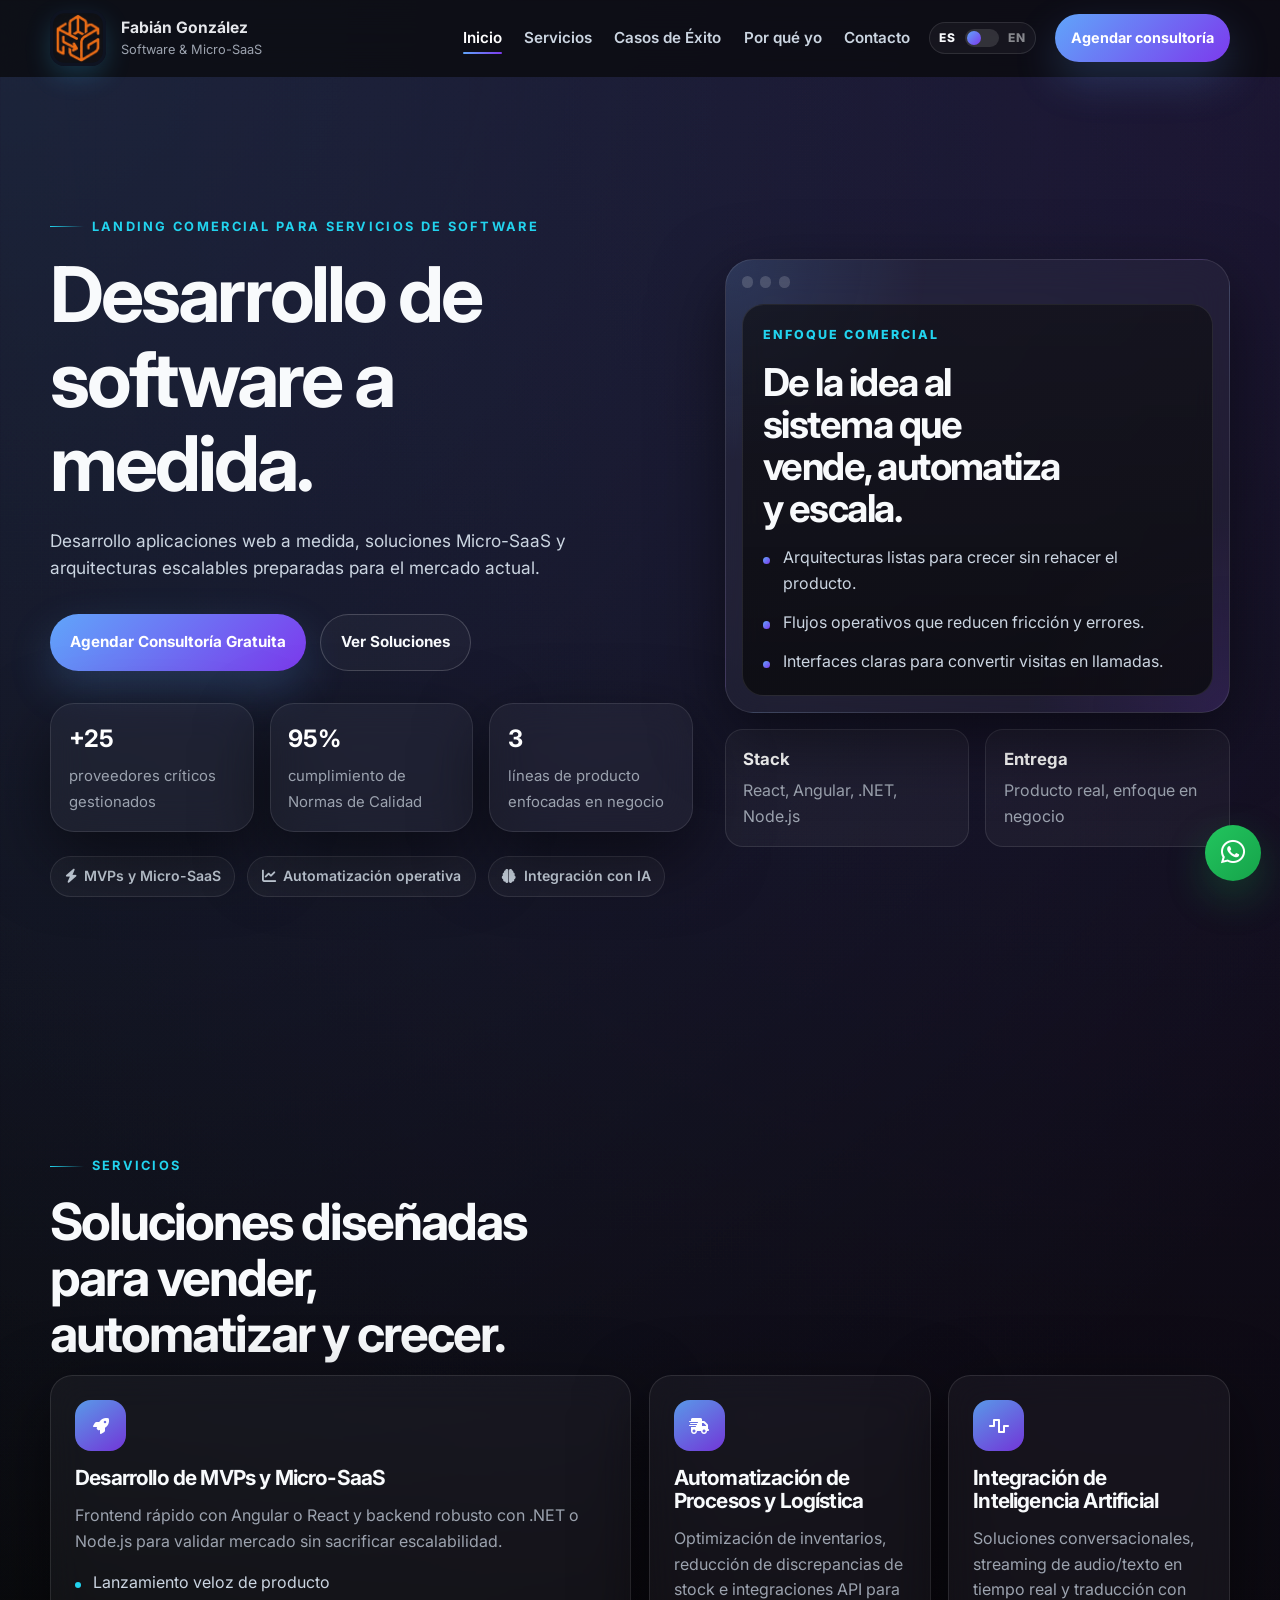
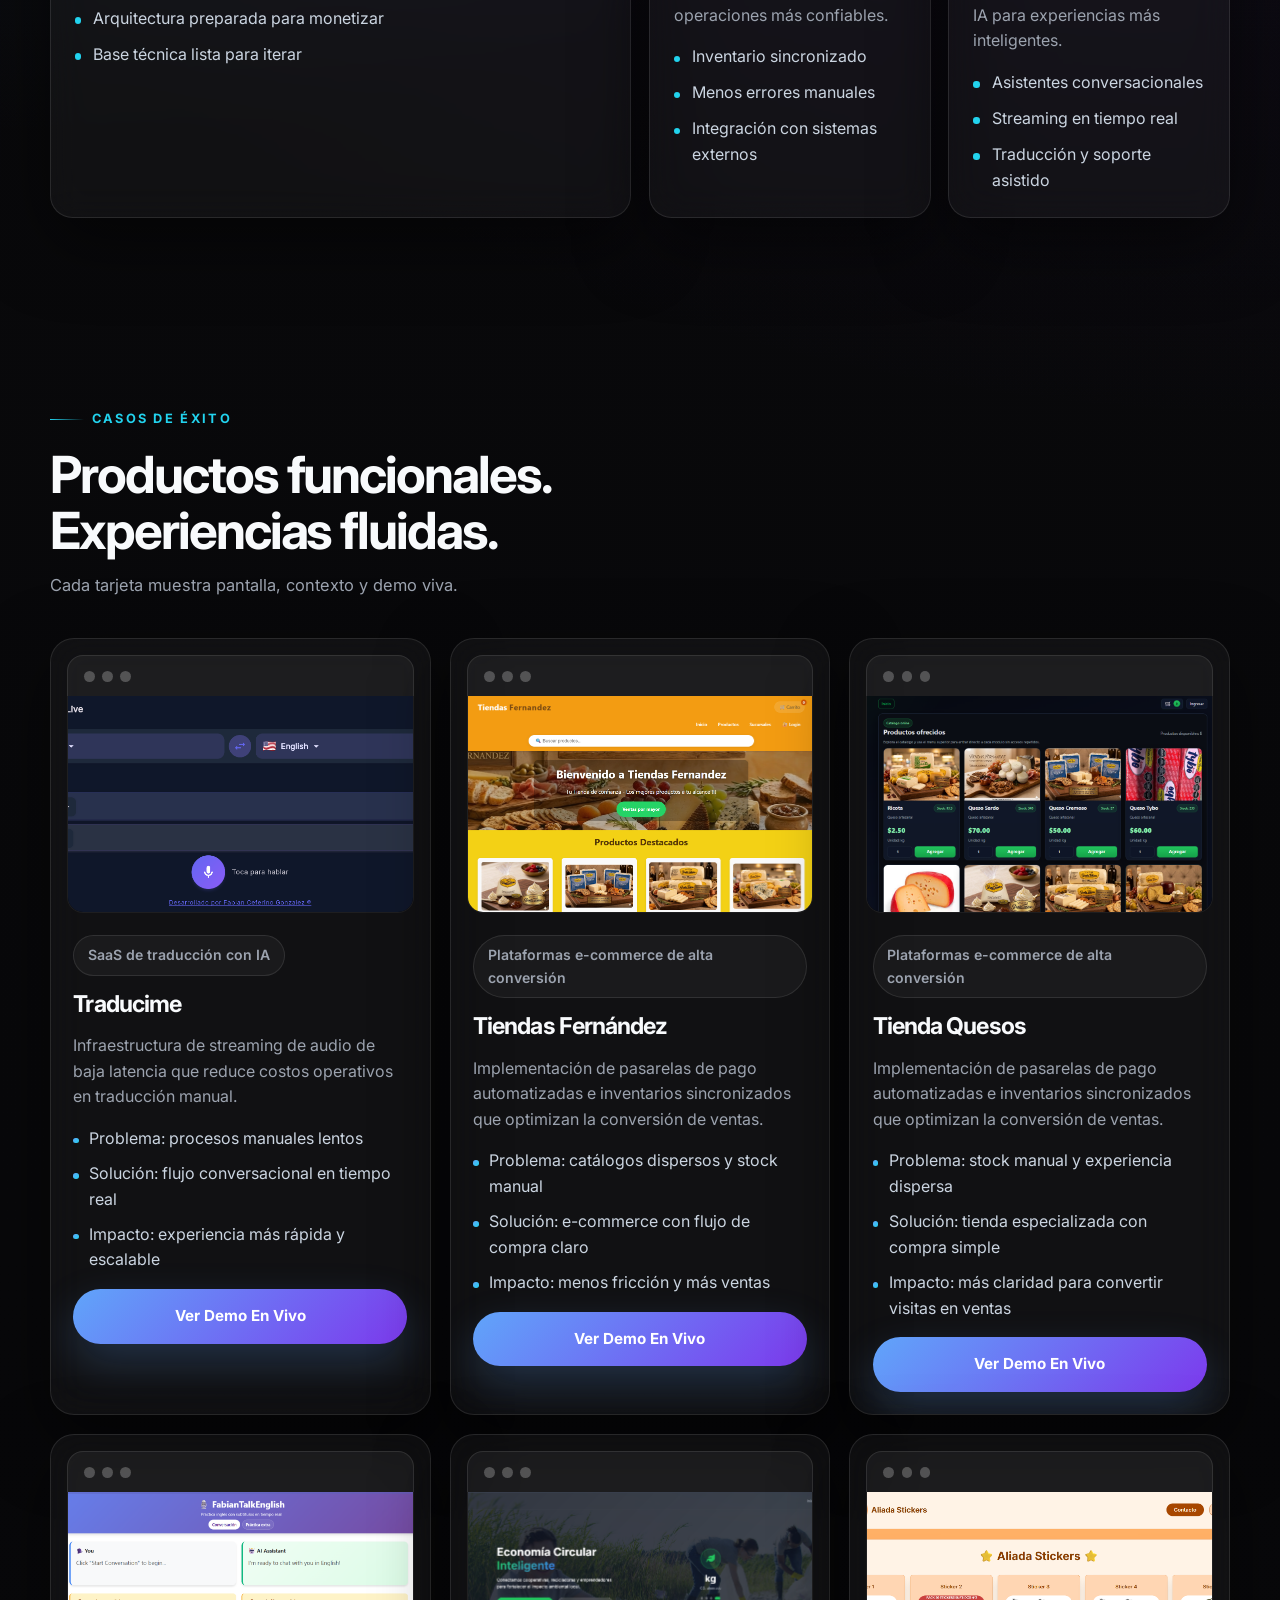
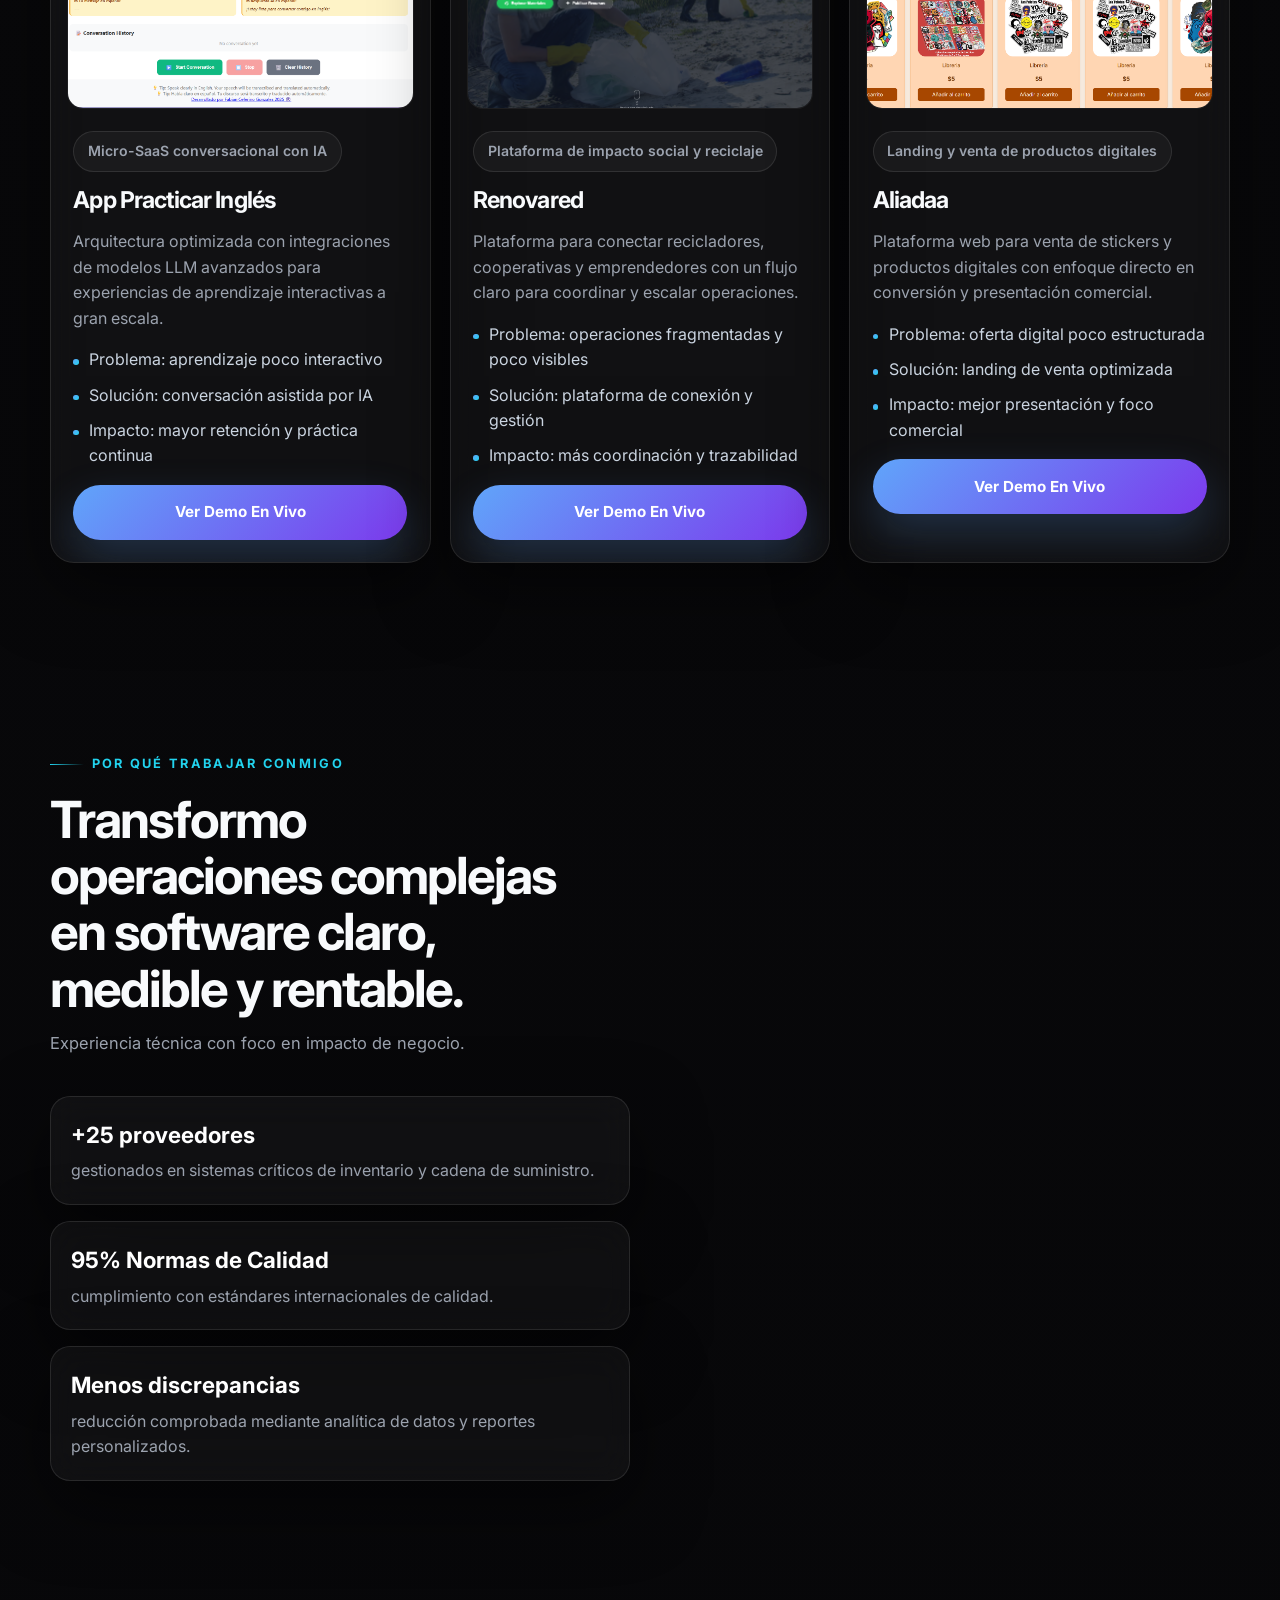
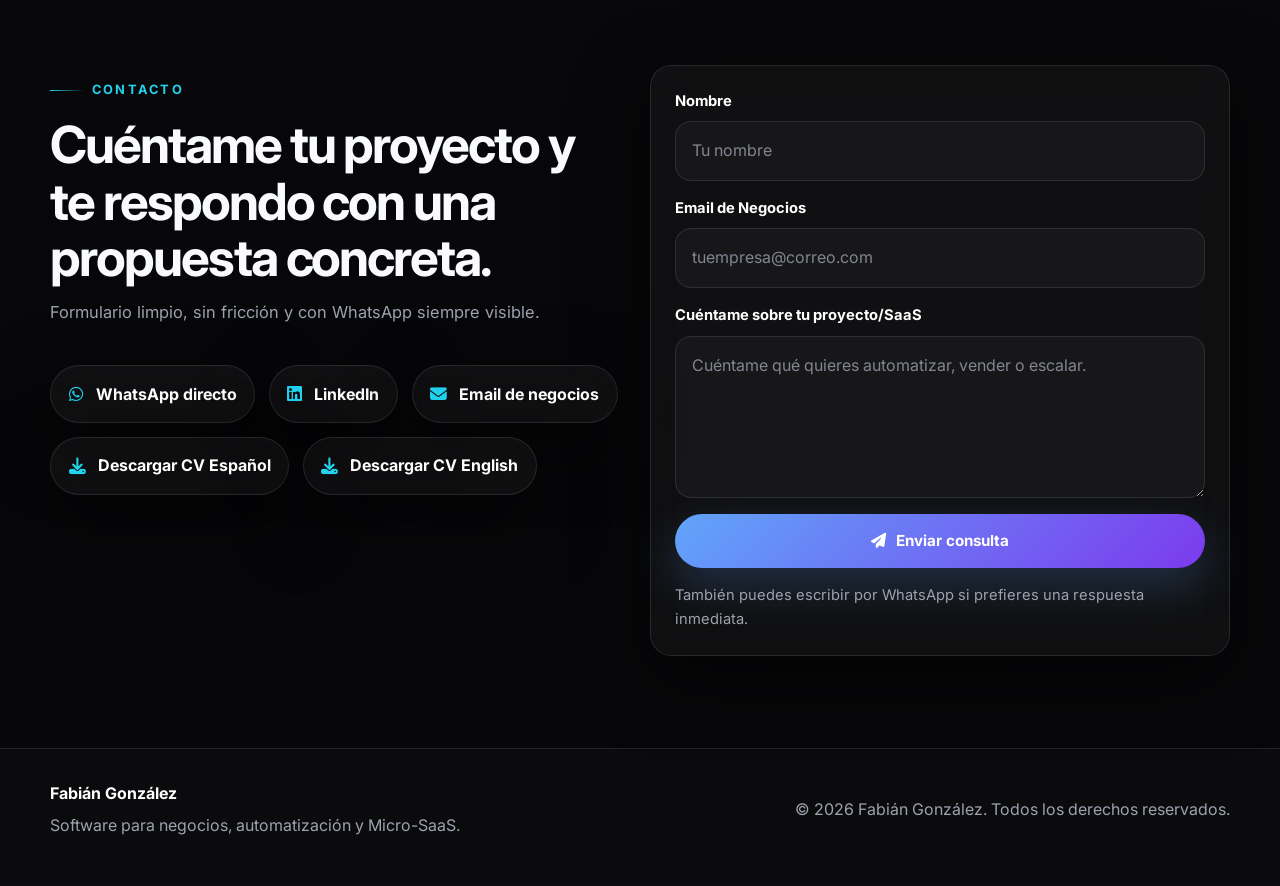
<file: index.html>
<!DOCTYPE html>
<html lang="es">
<head>
    <meta charset="UTF-8">
    <meta name="viewport" content="width=device-width, initial-scale=1.0">
    <meta name="description" content="Landing page de software y Micro-SaaS para automatizar procesos, escalar ventas y agendar consultorías.">
    <title>Fabián González | Software y Micro-SaaS para negocios</title>
    <link rel="preconnect" href="https://fonts.googleapis.com">
    <link rel="preconnect" href="https://fonts.gstatic.com" crossorigin>
    <link href="https://fonts.googleapis.com/css2?family=Inter:wght@400;500;600;700;800&display=swap" rel="stylesheet">
    <link rel="stylesheet" href="styles.css">
    <link rel="stylesheet" href="https://cdnjs.cloudflare.com/ajax/libs/font-awesome/6.4.0/css/all.min.css">
</head>
<body>
    <header class="header">
        <nav class="nav container" aria-label="Navegación principal">
            <a class="nav__brand" href="#home" aria-label="Ir al inicio">
                <img class="nav__brand-logo" src="imagenes/logosolofabian.png" alt="Logo de Fabián González" loading="lazy">
                <span class="nav__brand-text">
                    <strong>Fabián González</strong>
                    <small>Software & Micro-SaaS</small>
                </span>
            </a>

            <button class="nav__toggle" id="nav-toggle" type="button" aria-label="Abrir menú" aria-expanded="false" aria-controls="nav-menu">
                <i class="fas fa-bars"></i>
            </button>

            <div class="nav__menu" id="nav-menu">
                <button class="nav__close" id="nav-close" type="button" aria-label="Cerrar menú">
                    <i class="fas fa-times"></i>
                </button>
                <ul class="nav__list">
                    <li><a class="nav__link active" href="#home">Inicio</a></li>
                    <li><a class="nav__link" href="#services">Servicios</a></li>
                    <li><a class="nav__link" href="#cases">Casos de Éxito</a></li>
                    <li><a class="nav__link" href="#why">Por qué yo</a></li>
                    <li><a class="nav__link" href="#contact">Contacto</a></li>
                </ul>
                <button class="language-toggle" id="language-toggle" type="button" aria-label="Cambiar idioma">
                    <span class="language-toggle__label language-toggle__label--left" aria-hidden="true">ES</span>
                    <span class="language-toggle__track">
                        <span class="language-toggle__thumb"></span>
                    </span>
                    <span class="language-toggle__label language-toggle__label--right" aria-hidden="true">EN</span>
                </button>
                <button class="button button--small button--primary nav__cta" id="book-call-button" type="button">Agendar consultoría</button>
            </div>
        </nav>
    </header>

    <main>
        <section class="hero section" id="home">
            <div class="container hero__grid">
                <div class="hero__copy reveal">
                    <p class="section__eyebrow">Landing comercial para servicios de software</p>
                    <h1>Construyo el software que automatiza tu negocio.</h1>
                    <p class="hero__subtitle">Desarrollo aplicaciones web a medida, soluciones Micro-SaaS y arquitecturas escalables preparadas para el mercado actual.</p>
                    <div class="hero__actions">
                        <button class="button button--primary" id="book-call-button-hero" type="button">Agendar Consultoría Gratuita</button>
                        <a class="button button--ghost" href="#services">Ver Soluciones</a>
                    </div>
                    <div class="hero__stats" aria-label="Métricas destacadas">
                        <article class="hero__stat">
                            <strong>+25</strong>
                            <span>proveedores críticos gestionados</span>
                        </article>
                        <article class="hero__stat">
                            <strong>95%</strong>
                            <span>cumplimiento de Normas de Calidad</span>
                        </article>
                        <article class="hero__stat">
                            <strong>3</strong>
                            <span>líneas de producto enfocadas en negocio</span>
                        </article>
                    </div>
                    <div class="hero__notes">
                        <span><i class="fas fa-bolt"></i> MVPs y Micro-SaaS</span>
                        <span><i class="fas fa-chart-line"></i> Automatización operativa</span>
                        <span><i class="fas fa-brain"></i> Integración con IA</span>
                    </div>
                </div>

                <aside class="hero__panel reveal" aria-label="Panel de propuesta">
                    <div class="hero__panel-window">
                        <div class="hero__window-bar">
                            <span></span>
                            <span></span>
                            <span></span>
                        </div>
                        <div class="hero__panel-content">
                            <p class="hero__panel-label">Enfoque comercial</p>
                            <h2>De la idea al sistema que vende, automatiza y escala.</h2>
                            <ul class="hero__bullet-list">
                                <li>Arquitecturas listas para crecer sin rehacer el producto.</li>
                                <li>Flujos operativos que reducen fricción y errores.</li>
                                <li>Interfaces claras para convertir visitas en llamadas.</li>
                            </ul>
                        </div>
                    </div>
                    <div class="hero__panel-foot">
                        <div>
                            <strong>Stack</strong>
                            <span>React, Angular, .NET, Node.js</span>
                        </div>
                        <div>
                            <strong>Entrega</strong>
                            <span>Producto real, enfoque en negocio</span>
                        </div>
                    </div>
                </aside>
            </div>
        </section>

        <section class="services section" id="services">
            <div class="container">
                <p class="section__eyebrow">Servicios</p>
                <h2 class="section__title">Soluciones diseñadas para vender, automatizar y crecer.</h2>

                <div class="services__grid">
                    <article class="service-card service-card--featured reveal">
                        <div class="service-card__icon"><i class="fas fa-rocket"></i></div>
                        <h3>Creación de tu primer producto digital (MVP) y Micro-SaaS listos para vender</h3>
                        <p>Frontend rápido con Angular o React y backend robusto con .NET o Node.js para validar mercado sin sacrificar escalabilidad.</p>
                        <ul>
                            <li>Lanzamiento veloz de producto</li>
                            <li>Arquitectura preparada para monetizar</li>
                            <li>Base técnica lista para iterar</li>
                        </ul>
                    </article>

                    <article class="service-card reveal">
                        <div class="service-card__icon"><i class="fas fa-truck-fast"></i></div>
                        <h3>Automatización de Procesos y Logística</h3>
                        <p>Optimización de inventarios, reducción de discrepancias de stock e integraciones API para operaciones más confiables.</p>
                        <ul>
                            <li>Inventario sincronizado</li>
                            <li>Menos errores manuales</li>
                            <li>Integración con sistemas externos</li>
                        </ul>
                    </article>

                    <article class="service-card reveal">
                        <div class="service-card__icon"><i class="fas fa-wave-square"></i></div>
                        <h3>Integración de Inteligencia Artificial</h3>
                        <p>Soluciones conversacionales, streaming de audio/texto en tiempo real y traducción con IA para experiencias más inteligentes.</p>
                        <ul>
                            <li>Asistentes conversacionales</li>
                            <li>Streaming en tiempo real</li>
                            <li>Traducción y soporte asistido</li>
                        </ul>
                    </article>
                </div>
            </div>
        </section>

        <section class="cases section" id="cases">
            <div class="container">
                <p class="section__eyebrow">Casos de éxito</p>
                <h2 class="section__title">Productos Funcionales.</h2>
                <p class="section__subtitle">Cada tarjeta muestra pantalla, contexto y demo viva.</p>

                <div class="cases__grid">
                    <article class="case-card reveal">
                        <div class="case-card__media">
                            <div class="case-card__browser">
                                <span></span><span></span><span></span>
                            </div>
                            <img src="imagenes/traducime.png" alt="Vista de Traducime en tiempo real" loading="lazy">
                        </div>
                        <div class="case-card__content">
                            <p class="case-card__tag">SaaS de traducción con IA</p>
                            <h3>Traducime</h3>
                            <p>Infraestructura de streaming de audio de baja latencia que reduce costos operativos en traducción manual.</p>
                            <ul class="case-card__impact">
                                <li>Problema: procesos manuales lentos</li>
                                <li>Solución: flujo conversacional en tiempo real</li>
                                <li>Impacto: experiencia más rápida y escalable</li>
                            </ul>
                            <a class="button button--primary button--block" href="https://traducime.vercel.app/" target="_blank" rel="noopener noreferrer">Ver Demo En Vivo</a>
                        </div>
                    </article>

                    <article class="case-card reveal">
                        <div class="case-card__media">
                            <div class="case-card__browser">
                                <span></span><span></span><span></span>
                            </div>
                            <img src="imagenes/tiendafernadez.png" alt="Vista de Tiendas Fernández" loading="lazy">
                        </div>
                        <div class="case-card__content">
                            <p class="case-card__tag">Plataformas e-commerce de alta conversión</p>
                            <h3>Tiendas Fernández</h3>
                            <p>Implementación de pasarelas de pago automatizadas e inventarios sincronizados que optimizan la conversión de ventas.</p>
                            <ul class="case-card__impact">
                                <li>Problema: catálogos dispersos y stock manual</li>
                                <li>Solución: e-commerce con flujo de compra claro</li>
                                <li>Impacto: menos fricción y más ventas</li>
                            </ul>
                            <a class="button button--primary button--block" href="https://tiendas-fernandez.vercel.app/" target="_blank" rel="noopener noreferrer">Ver Demo En Vivo</a>
                        </div>
                    </article>

                    <article class="case-card reveal">
                        <div class="case-card__media">
                            <div class="case-card__browser">
                                <span></span><span></span><span></span>
                            </div>
                            <img src="imagenes/tiendaquesos.png" alt="Vista de Tienda Quesos" loading="lazy">
                        </div>
                        <div class="case-card__content">
                            <p class="case-card__tag">Plataformas e-commerce de alta conversión</p>
                            <h3>Tienda Quesos</h3>
                            <p>Implementación de pasarelas de pago automatizadas e inventarios sincronizados que optimizan la conversión de ventas.</p>
                            <ul class="case-card__impact">
                                <li>Problema: stock manual y experiencia dispersa</li>
                                <li>Solución: tienda especializada con compra simple</li>
                                <li>Impacto: más claridad para convertir visitas en ventas</li>
                            </ul>
                            <a class="button button--primary button--block" href="https://tiendaquesos.vercel.app/" target="_blank" rel="noopener noreferrer">Ver Demo En Vivo</a>
                        </div>
                    </article>

                    <article class="case-card reveal">
                        <div class="case-card__media">
                            <div class="case-card__browser">
                                <span></span><span></span><span></span>
                            </div>
                            <img src="imagenes/fabiantalkenglish.png" alt="Vista de la app para practicar inglés con IA" loading="lazy">
                        </div>
                        <div class="case-card__content">
                            <p class="case-card__tag">Micro-SaaS conversacional con IA</p>
                            <h3>App Practicar Inglés</h3>
                            <p>Arquitectura optimizada con integraciones de modelos LLM avanzados para experiencias de aprendizaje interactivas a gran escala.</p>
                            <ul class="case-card__impact">
                                <li>Problema: aprendizaje poco interactivo</li>
                                <li>Solución: conversación asistida por IA</li>
                                <li>Impacto: mayor retención y práctica continua</li>
                            </ul>
                            <a class="button button--primary button--block" href="https://fabiantalkenglish.vercel.app/" target="_blank" rel="noopener noreferrer">Ver Demo En Vivo</a>
                        </div>
                    </article>

                    <article class="case-card reveal">
                        <div class="case-card__media">
                            <div class="case-card__browser">
                                <span></span><span></span><span></span>
                            </div>
                            <img src="imagenes/renovared.png" alt="Vista de Renovared" loading="lazy">
                        </div>
                        <div class="case-card__content">
                            <p class="case-card__tag">Plataforma de impacto social y reciclaje</p>
                            <h3>Renovared</h3>
                            <p>Plataforma para conectar recicladores, cooperativas y emprendedores con un flujo claro para coordinar y escalar operaciones.</p>
                            <ul class="case-card__impact">
                                <li>Problema: operaciones fragmentadas y poco visibles</li>
                                <li>Solución: plataforma de conexión y gestión</li>
                                <li>Impacto: más coordinación y trazabilidad</li>
                            </ul>
                            <a class="button button--primary button--block" href="https://renovared.vercel.app/" target="_blank" rel="noopener noreferrer">Ver Demo En Vivo</a>
                        </div>
                    </article>

                    <article class="case-card reveal">
                        <div class="case-card__media">
                            <div class="case-card__browser">
                                <span></span><span></span><span></span>
                            </div>
                            <img src="imagenes/aliada.png" alt="Vista de Aliadaa" loading="lazy">
                        </div>
                        <div class="case-card__content">
                            <p class="case-card__tag">Landing y venta de productos digitales</p>
                            <h3>Aliadaa</h3>
                            <p>Plataforma web para venta de stickers y productos digitales con enfoque directo en conversión y presentación comercial.</p>
                            <ul class="case-card__impact">
                                <li>Problema: oferta digital poco estructurada</li>
                                <li>Solución: landing de venta optimizada</li>
                                <li>Impacto: mejor presentación y foco comercial</li>
                            </ul>
                            <a class="button button--primary button--block" href="https://aliadaa.vercel.app/" target="_blank" rel="noopener noreferrer">Ver Demo En Vivo</a>
                        </div>
                    </article>
                </div>
            </div>
        </section>

        <section class="why section" id="why">
            <div class="container why__grid">
                <div class="why__content reveal">
                    <p class="section__eyebrow">Por qué trabajar conmigo</p>
                    <h2 class="section__title">Transformo operaciones complejas en software claro, medible y rentable.</h2>
                    <p class="section__subtitle">Experiencia técnica con foco en impacto de negocio.</p>
                    <div class="why__metrics">
                        <article class="metric-card">
                            <strong>+25 proveedores</strong>
                            <span>gestionados en sistemas críticos de inventario y cadena de suministro.</span>
                        </article>
                        <article class="metric-card">
                            <strong>95% Implementación Control Calidad</strong>
                            <span>cumplimiento con estándares internacionales de calidad.</span>
                        </article>
                        <article class="metric-card">
                            <strong>Menos discrepancias</strong>
                            <span>reducción comprobada mediante analítica de datos y reportes personalizados.</span>
                        </article>
                    </div>
                </div>

                <aside class="why__aside reveal">
                    <div class="why__card">
                        <p class="why__label">Posicionamiento</p>
                        <h3>Una sola meta: que tu software mueva ingresos o ahorre dinero.</h3>
                        <p>Trabajo la solución desde el negocio hacia la interfaz, no al revés. Eso acelera decisiones, reduce retrabajo y mejora la adopción del producto.</p>
                        <button class="button button--ghost" id="open-certificates" type="button">Ver certificaciones técnicas</button>
                    </div>
                </aside>
            </div>
        </section>

        <section class="contact section" id="contact">
            <div class="container contact__grid">
                <div class="contact__copy reveal">
                    <p class="section__eyebrow">Contacto</p>
                    <h2 class="section__title">Cuéntame tu proyecto y te respondo con una propuesta concreta.</h2>
                    <p class="section__subtitle">Formulario limpio, sin fricción y con WhatsApp siempre visible.</p>
                    <div class="contact__quick-links">
                        <a class="contact-pill" href="https://wa.me/5493513729188" target="_blank" rel="noopener noreferrer">
                            <i class="fab fa-whatsapp"></i>
                            <span>WhatsApp directo</span>
                        </a>
                        <a class="contact-pill" id="linkedin-pill" href="https://linkedin.com/in/fabiangonzalezmonier" target="_blank" rel="noopener noreferrer">
                            <i class="fab fa-linkedin"></i>
                            <span>LinkedIn</span>
                        </a>
                        <a class="contact-pill" href="mailto:ceferinomonier@gmail.com">
                            <i class="fas fa-envelope"></i>
                            <span>Email de negocios</span>
                        </a>
                        <a class="contact-pill" id="cv-download-es" href="CV_Fabian_Gonzalez/SP_CV_FABIAN_CEFERINO_GONZALEZ.pdf" download>
                            <i class="fas fa-download"></i>
                            <span>Descargar CV Español</span>
                        </a>
                        <a class="contact-pill" id="cv-download-en" href="CV_Fabian_Gonzalez/EN_CV_FABIAN_CEFERINO_GONZALEZ.pdf" download>
                            <i class="fas fa-download"></i>
                            <span>Descargar CV English</span>
                        </a>
                    </div>
                </div>

                <form class="contact-form reveal" id="contact-form">
                    <label>
                        <span>Nombre</span>
                        <input type="text" id="name" name="name" placeholder="Tu nombre" autocomplete="name" required>
                    </label>
                    <label>
                        <span>Email de Negocios</span>
                        <input type="email" id="email" name="email" placeholder="tuempresa@correo.com" autocomplete="email" required>
                    </label>
                    <label>
                        <span>Cuéntame sobre tu proyecto/SaaS</span>
                        <textarea id="message" name="message" rows="5" placeholder="Cuéntame qué quieres automatizar, vender o escalar." required></textarea>
                    </label>
                    <button class="button button--primary button--block" type="submit">
                        <i class="fas fa-paper-plane"></i>
                        Enviar consulta
                    </button>
                    <p class="contact-form__hint">También puedes escribir por WhatsApp si prefieres una respuesta inmediata.</p>
                </form>
            </div>
        </section>
    </main>

    <footer class="footer">
        <div class="container footer__inner">
            <div>
                <strong>Fabián González</strong>
                <p>Software para negocios, automatización y Micro-SaaS.</p>
            </div>
            <p class="footer__copy">© <span id="current-year"></span> Fabián González. Todos los derechos reservados.</p>
        </div>
    </footer>

    <a class="whatsapp-fab" href="https://wa.me/5493513729188" target="_blank" rel="noopener noreferrer" aria-label="Abrir WhatsApp">
        <i class="fab fa-whatsapp"></i>
    </a>

    <dialog class="cert-modal" id="cert-modal" aria-labelledby="cert-modal-title">
        <div class="cert-modal__shell">
            <div class="cert-modal__header">
                <div>
                    <p class="section__eyebrow">Certificaciones</p>
                    <h2 id="cert-modal-title">Certificaciones técnicas</h2>
                </div>
                <button class="cert-modal__close" id="close-certificates" type="button" aria-label="Cerrar modal">
                    <i class="fas fa-times"></i>
                </button>
            </div>
            <div class="cert-modal__grid">
                <a class="cert-card" href="DiplomasObtenidos/Certificado Angular.pdf" target="_blank" rel="noopener noreferrer">
                    <span class="cert-card__icon"><i class="fa-brands fa-angular"></i></span>
                    <span class="cert-card__text">
                        <strong>Angular</strong>
                        <small>Framework frontend moderno</small>
                    </span>
                </a>
                <a class="cert-card" href="DiplomasObtenidos/ANGULARDEV_XACADEMYDEV.pdf" target="_blank" rel="noopener noreferrer">
                    <span class="cert-card__icon"><i class="fa-brands fa-angular"></i></span>
                    <span class="cert-card__text">
                        <strong>Angular Dev XAcademy</strong>
                        <small>Certificación avanzada</small>
                    </span>
                </a>
                <a class="cert-card" href="DiplomasObtenidos/Certificado React JS.pdf" target="_blank" rel="noopener noreferrer">
                    <span class="cert-card__icon"><i class="fa-brands fa-react"></i></span>
                    <span class="cert-card__text">
                        <strong>React JS</strong>
                        <small>Biblioteca UI</small>
                    </span>
                </a>
                <a class="cert-card" href="DiplomasObtenidos/Certificado Node JS.pdf" target="_blank" rel="noopener noreferrer">
                    <span class="cert-card__icon"><i class="fa-brands fa-node-js"></i></span>
                    <span class="cert-card__text">
                        <strong>Node.js</strong>
                        <small>Entorno de ejecución</small>
                    </span>
                </a>
                <a class="cert-card" href="DiplomasObtenidos/.NET GONZALEZ_FABIAN_CEFERINO.pdf" target="_blank" rel="noopener noreferrer">
                    <span class="cert-card__icon"><i class="fa-brands fa-microsoft"></i></span>
                    <span class="cert-card__text">
                        <strong>.NET</strong>
                        <small>Desarrollo con Microsoft</small>
                    </span>
                </a>
                <a class="cert-card" href="DiplomasObtenidos/DIPLOMA SQL SERVER, VISUAL STUDIO 2006.pdf" target="_blank" rel="noopener noreferrer">
                    <span class="cert-card__icon"><i class="fas fa-database"></i></span>
                    <span class="cert-card__text">
                        <strong>SQL Server</strong>
                        <small>Gestión de bases de datos</small>
                    </span>
                </a>
                <a class="cert-card" href="DiplomasObtenidos/Certificado Full-Stack Developer Profesional.pdf" target="_blank" rel="noopener noreferrer">
                    <span class="cert-card__icon"><i class="fas fa-layer-group"></i></span>
                    <span class="cert-card__text">
                        <strong>Full-Stack Developer</strong>
                        <small>Desarrollo integral profesional</small>
                    </span>
                </a>
                <a class="cert-card" href="DiplomasObtenidos/Práctica de python.pdf" target="_blank" rel="noopener noreferrer">
                    <span class="cert-card__icon"><i class="fa-brands fa-python"></i></span>
                    <span class="cert-card__text">
                        <strong>Python</strong>
                        <small>Práctica de programación</small>
                    </span>
                </a>
                <a class="cert-card" href="DiplomasObtenidos/QA AUTOMATION FABIAN GONZÁLEZ.pdf" target="_blank" rel="noopener noreferrer">
                    <span class="cert-card__icon"><i class="fas fa-robot"></i></span>
                    <span class="cert-card__text">
                        <strong>QA Automation</strong>
                        <small>Testing automatizado</small>
                    </span>
                </a>
                <a class="cert-card" href="DiplomasObtenidos/UTN_TecnicoProgramacion.pdf" target="_blank" rel="noopener noreferrer">
                    <span class="cert-card__icon"><i class="fas fa-graduation-cap"></i></span>
                    <span class="cert-card__text">
                        <strong>Técnico en Programación</strong>
                        <small>Universidad Tecnológica Nacional</small>
                    </span>
                </a>
            </div>
        </div>
    </dialog>

    <dialog class="booking-modal" id="booking-modal" aria-labelledby="booking-modal-title">
        <form class="booking-modal__shell" id="booking-form" method="dialog">
            <div class="booking-modal__header">
                <div>
                    <p class="section__eyebrow">Agendar consultoría</p>
                    <h2 id="booking-modal-title">Reserva un espacio en mi calendario</h2>
                    <p class="booking-modal__availability">Consultas disponibles: Lun-Vie · 08:00 a 18:00 · bloques de 30 min · invitación para ambos correos</p>
                </div>
                <button class="cert-modal__close" id="close-booking" type="button" aria-label="Cerrar modal">
                    <i class="fas fa-times"></i>
                </button>
            </div>

            <div class="booking-modal__grid">
                <label>
                    <span>Nombre</span>
                    <input type="text" id="booking-name" placeholder="Tu nombre" autocomplete="name" required>
                </label>
                <label>
                    <span>Email de negocios</span>
                    <input type="email" id="booking-email" placeholder="tuempresa@correo.com" autocomplete="email" required>
                </label>
                <label>
                    <span>Fecha</span>
                    <input type="date" id="booking-date" required>
                </label>
                <label>
                    <span>Hora</span>
                    <select id="booking-time" required></select>
                </label>
                <label>
                    <span>Duración</span>
                    <select id="booking-duration" required>
                        <option value="30">30 minutos</option>
                        <option value="45">45 minutos</option>
                        <option value="60">60 minutos</option>
                    </select>
                </label>
                <label class="booking-modal__full">
                    <span>Resumen</span>
                    <textarea id="booking-notes" rows="4" placeholder="Cuéntame brevemente qué quieres automatizar o lanzar." required></textarea>
                </label>
                <label class="booking-modal__full booking-modal__check" for="booking-notify-manual">
                    <input type="checkbox" id="booking-notify-manual">
                    <span id="booking-notify-manual-label">Notificar también por email manual (resumen para ambos)</span>
                </label>
            </div>

            <div class="booking-modal__actions">
                <button class="button button--ghost" id="booking-cancel" type="button">Cancelar</button>
                <button class="button button--primary" id="booking-submit" type="submit">Crear evento en Google Calendar</button>
            </div>
        </form>
    </dialog>

    <script src="script.js"></script>
</body>
</html>
</file>
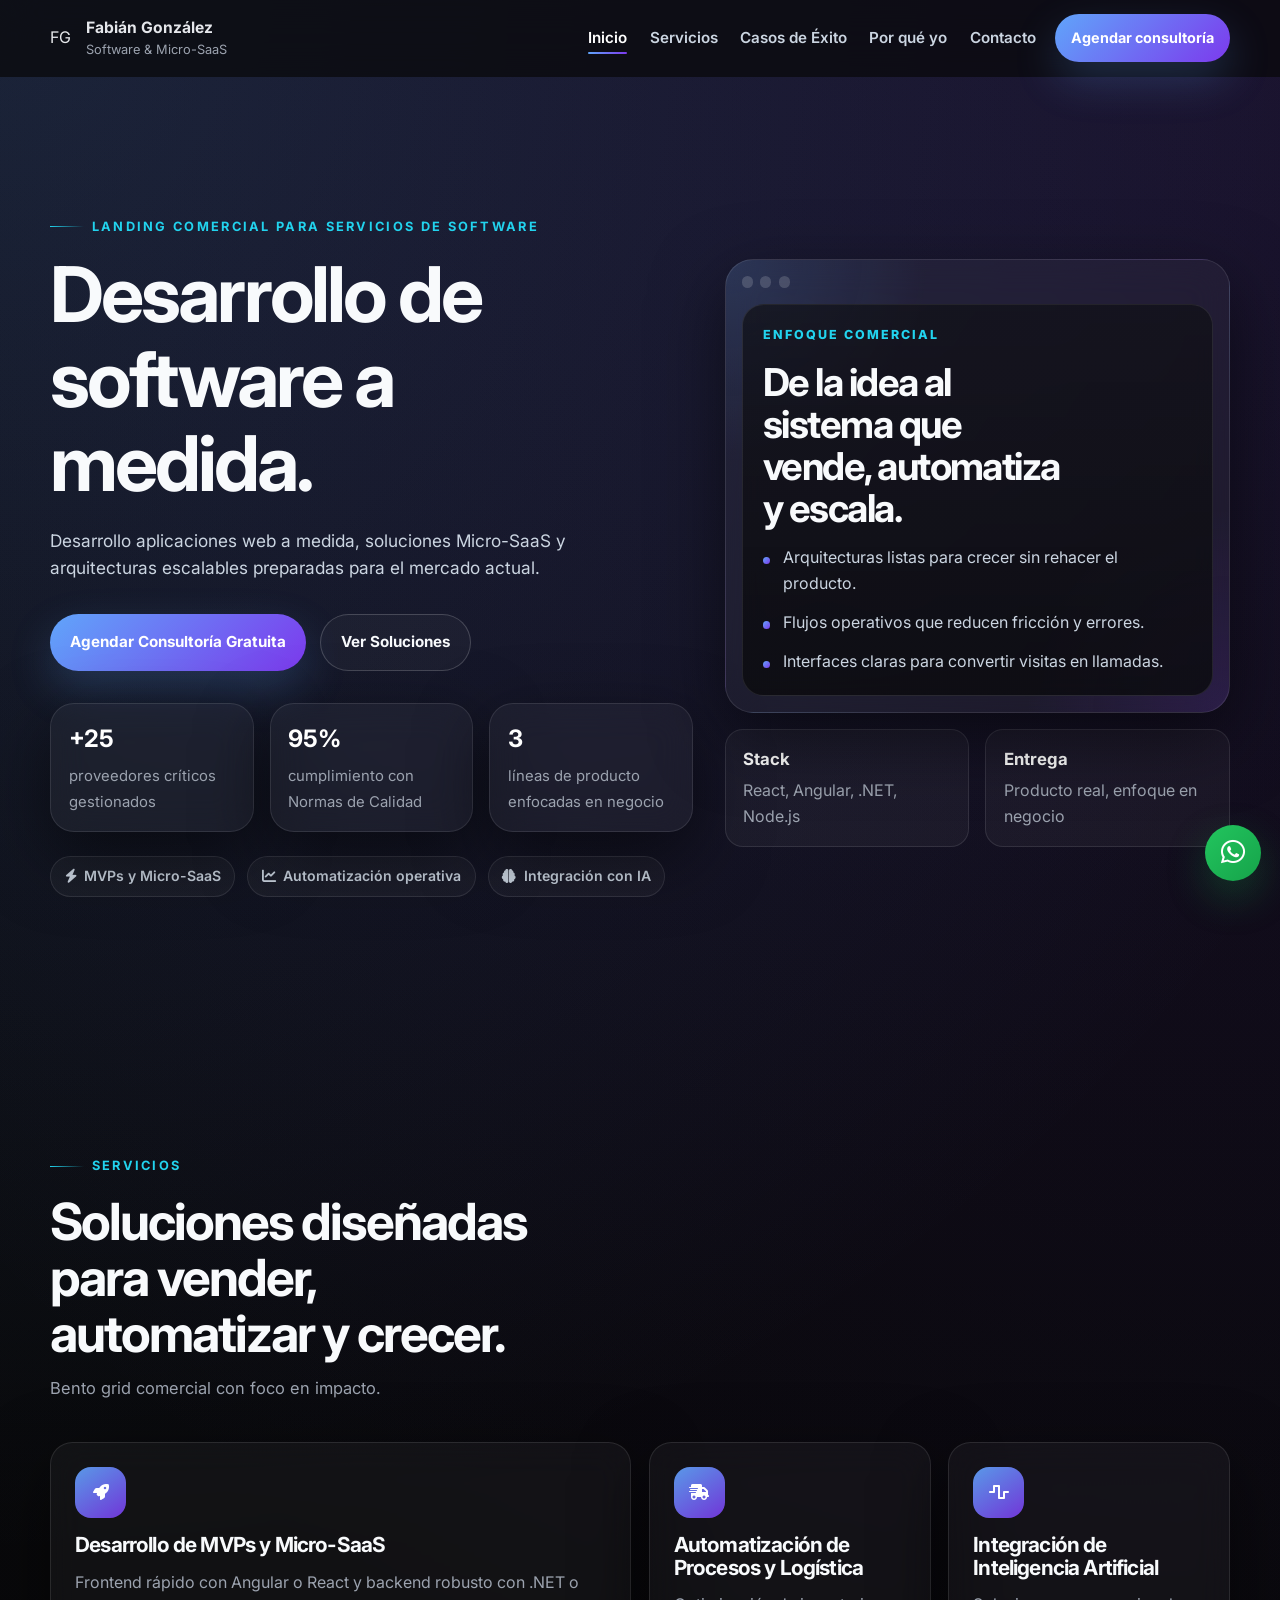
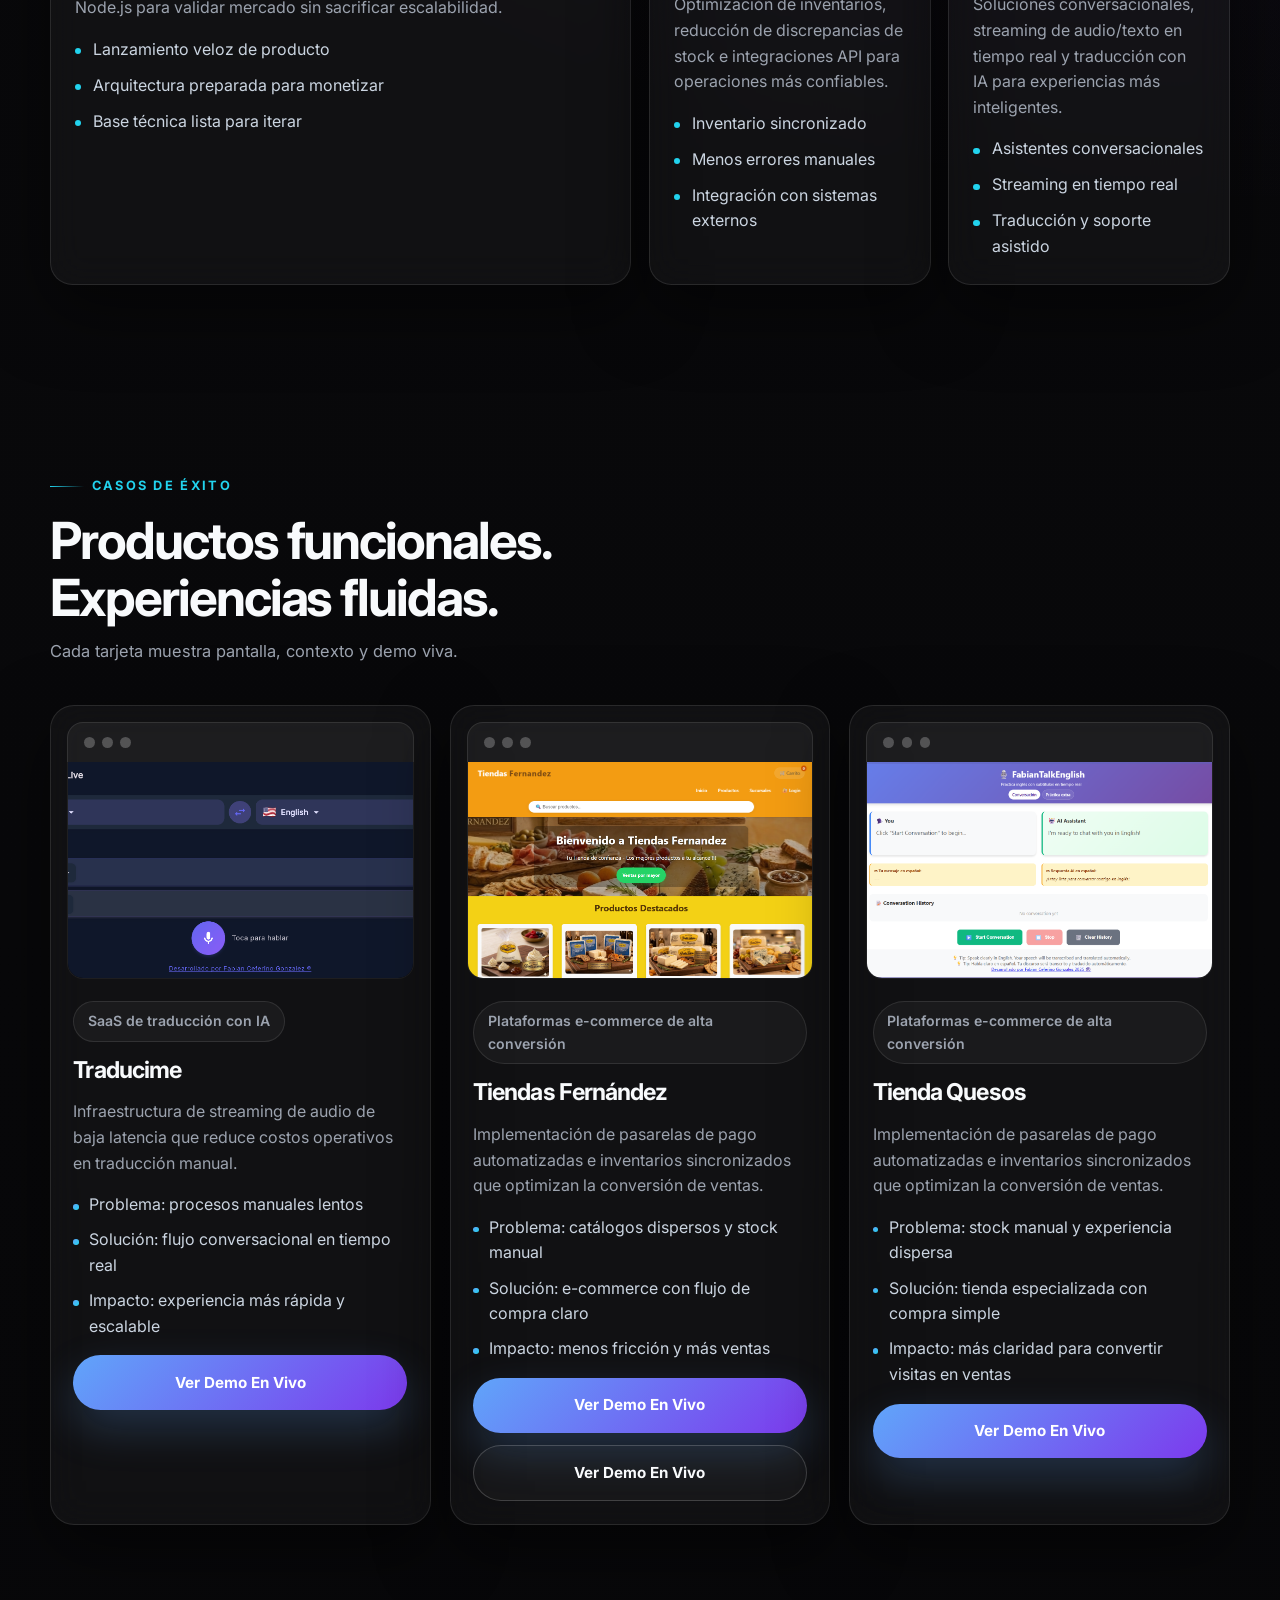
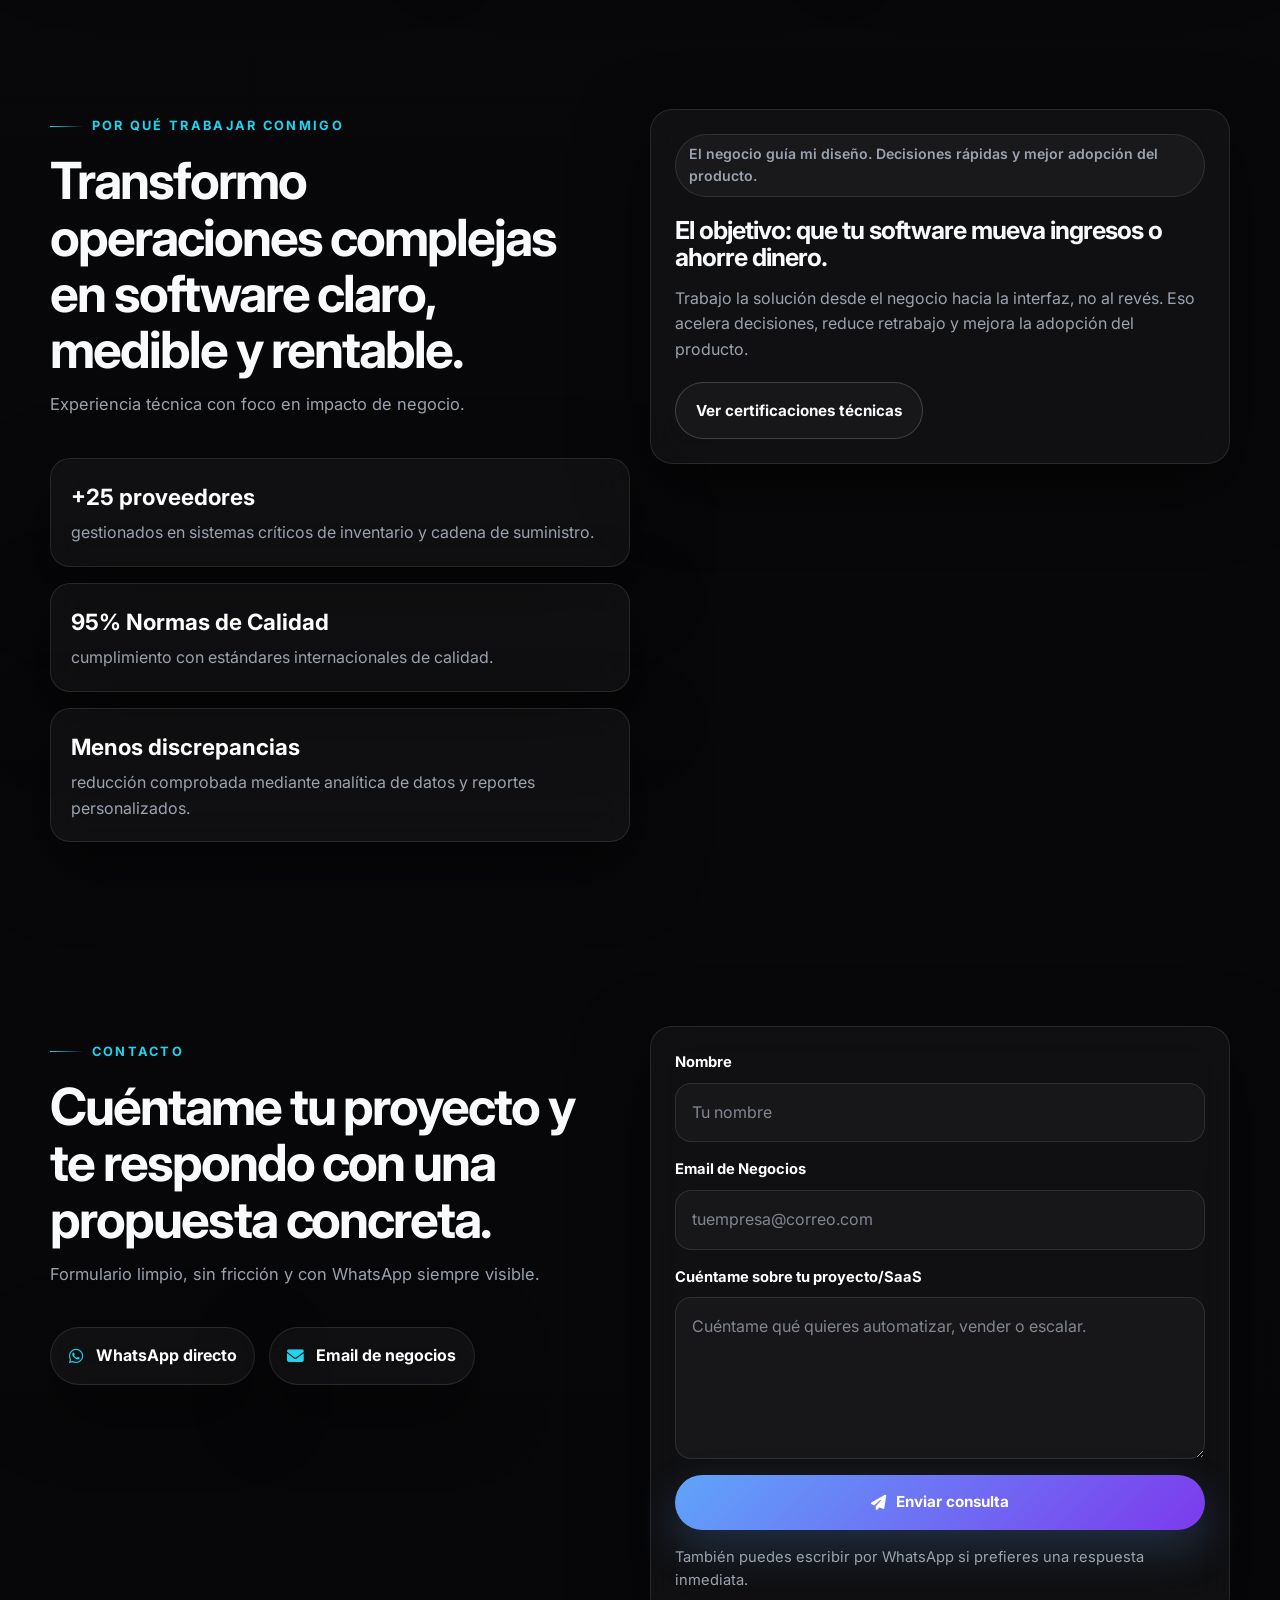
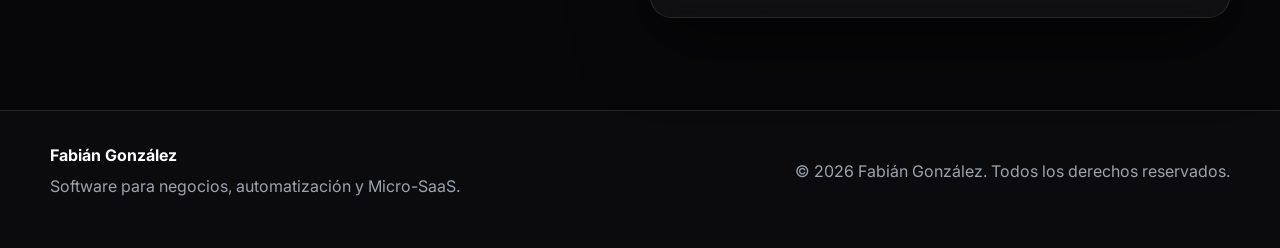
<file: index1.html>
<!DOCTYPE html>
<html lang="es">
<head>
    <meta charset="UTF-8">
    <meta name="viewport" content="width=device-width, initial-scale=1.0">
    <meta name="description" content="Landing page de software y Micro-SaaS para automatizar procesos, escalar ventas y agendar consultorías.">
    <title>Fabián González | Software y Micro-SaaS para negocios</title>
    <link rel="preconnect" href="https://fonts.googleapis.com">
    <link rel="preconnect" href="https://fonts.gstatic.com" crossorigin>
    <link href="https://fonts.googleapis.com/css2?family=Inter:wght@400;500;600;700;800&display=swap" rel="stylesheet">
    <link rel="stylesheet" href="styles.css">
    <link rel="stylesheet" href="https://cdnjs.cloudflare.com/ajax/libs/font-awesome/6.4.0/css/all.min.css">
</head>
<body>
    <header class="header">
        <nav class="nav container" aria-label="Navegación principal">
            <a class="nav__brand" href="#home" aria-label="Ir al inicio">
                <span class="nav__brand-mark">FG</span>
                <span class="nav__brand-text">
                    <strong>Fabián González</strong>
                    <small>Software & Micro-SaaS</small>
                </span>
            </a>

            <button class="nav__toggle" id="nav-toggle" type="button" aria-label="Abrir menú" aria-expanded="false" aria-controls="nav-menu">
                <i class="fas fa-bars"></i>
            </button>

            <div class="nav__menu" id="nav-menu">
                <button class="nav__close" id="nav-close" type="button" aria-label="Cerrar menú">
                    <i class="fas fa-times"></i>
                </button>
                <ul class="nav__list">
                    <li><a class="nav__link active" href="#home">Inicio</a></li>
                    <li><a class="nav__link" href="#services">Servicios</a></li>
                    <li><a class="nav__link" href="#cases">Casos de Éxito</a></li>
                    <li><a class="nav__link" href="#why">Por qué yo</a></li>
                    <li><a class="nav__link" href="#contact">Contacto</a></li>
                </ul>
                <button class="button button--small button--primary nav__cta" id="book-call-button" type="button">Agendar consultoría</button>
            </div>
        </nav>
    </header>

    <main>
        <section class="hero section" id="home">
            <div class="container hero__grid">
                <div class="hero__copy reveal">
                    <p class="section__eyebrow">Landing comercial para servicios de software</p>
                    <h1>Construyo el software que automatiza tu negocio y multiplica tus ingresos.</h1>
                    <p class="hero__subtitle">Desarrollo aplicaciones web a medida, soluciones Micro-SaaS y arquitecturas escalables preparadas para el mercado actual.</p>
                    <div class="hero__actions">
                        <button class="button button--primary" id="book-call-button-hero" type="button">Agendar Consultoría Gratuita</button>
                        <a class="button button--ghost" href="#services">Ver Soluciones</a>
                    </div>
                    <div class="hero__stats" aria-label="Métricas destacadas">
                        <article class="hero__stat">
                            <strong>+25</strong>
                            <span>proveedores críticos gestionados</span>
                        </article>
                        <article class="hero__stat">
                            <strong>95%</strong>
                            <span>cumplimiento con Normas de Calidad</span>
                        </article>
                        <article class="hero__stat">
                            <strong>3</strong>
                            <span>líneas de producto enfocadas en negocio</span>
                        </article>
                    </div>
                    <div class="hero__notes">
                        <span><i class="fas fa-bolt"></i> MVPs y Micro-SaaS</span>
                        <span><i class="fas fa-chart-line"></i> Automatización operativa</span>
                        <span><i class="fas fa-brain"></i> Integración con IA</span>
                    </div>
                </div>

                <aside class="hero__panel reveal" aria-label="Panel de propuesta">
                    <div class="hero__panel-window">
                        <div class="hero__window-bar">
                            <span></span>
                            <span></span>
                            <span></span>
                        </div>
                        <div class="hero__panel-content">
                            <p class="hero__panel-label">Enfoque comercial</p>
                            <h2>De la idea al sistema que vende, automatiza y escala.</h2>
                            <ul class="hero__bullet-list">
                                <li>Arquitecturas listas para crecer sin rehacer el producto.</li>
                                <li>Flujos operativos que reducen fricción y errores.</li>
                                <li>Interfaces claras para convertir visitas en llamadas.</li>
                            </ul>
                        </div>
                    </div>
                    <div class="hero__panel-foot">
                        <div>
                            <strong>Stack</strong>
                            <span>React, Angular, .NET, Node.js</span>
                        </div>
                        <div>
                            <strong>Entrega</strong>
                            <span>Producto real, enfoque en negocio</span>
                        </div>
                    </div>
                </aside>
            </div>
        </section>

        <section class="services section" id="services">
            <div class="container">
                <p class="section__eyebrow">Servicios</p>
                <h2 class="section__title">Soluciones diseñadas para vender, automatizar y crecer.</h2>
                <p class="section__subtitle">Bento grid comercial con foco en impacto.</p>

                <div class="services__grid">
                    <article class="service-card service-card--featured reveal">
                        <div class="service-card__icon"><i class="fas fa-rocket"></i></div>
                        <h3>Desarrollo de MVPs y Micro-SaaS</h3>
                        <p>Frontend rápido con Angular o React y backend robusto con .NET o Node.js para validar mercado sin sacrificar escalabilidad.</p>
                        <ul>
                            <li>Lanzamiento veloz de producto</li>
                            <li>Arquitectura preparada para monetizar</li>
                            <li>Base técnica lista para iterar</li>
                        </ul>
                    </article>

                    <article class="service-card reveal">
                        <div class="service-card__icon"><i class="fas fa-truck-fast"></i></div>
                        <h3>Automatización de Procesos y Logística</h3>
                        <p>Optimización de inventarios, reducción de discrepancias de stock e integraciones API para operaciones más confiables.</p>
                        <ul>
                            <li>Inventario sincronizado</li>
                            <li>Menos errores manuales</li>
                            <li>Integración con sistemas externos</li>
                        </ul>
                    </article>

                    <article class="service-card reveal">
                        <div class="service-card__icon"><i class="fas fa-wave-square"></i></div>
                        <h3>Integración de Inteligencia Artificial</h3>
                        <p>Soluciones conversacionales, streaming de audio/texto en tiempo real y traducción con IA para experiencias más inteligentes.</p>
                        <ul>
                            <li>Asistentes conversacionales</li>
                            <li>Streaming en tiempo real</li>
                            <li>Traducción y soporte asistido</li>
                        </ul>
                    </article>
                </div>
            </div>
        </section>

        <section class="cases section" id="cases">
            <div class="container">
                <p class="section__eyebrow">Casos de éxito</p>
                <h2 class="section__title">Productos reales presentados como producto, no como código.</h2>
                <p class="section__subtitle">Cada tarjeta muestra pantalla, contexto y demo viva.</p>

                <div class="cases__grid">
                    <article class="case-card reveal">
                        <div class="case-card__media">
                            <div class="case-card__browser">
                                <span></span><span></span><span></span>
                            </div>
                            <img src="imagenes/traducime.png" alt="Vista de Traducime en tiempo real" loading="lazy">
                        </div>
                        <div class="case-card__content">
                            <p class="case-card__tag">SaaS de traducción con IA</p>
                            <h3>Traducime</h3>
                            <p>Infraestructura de streaming de audio de baja latencia que reduce costos operativos en traducción manual.</p>
                            <ul class="case-card__impact">
                                <li>Problema: procesos manuales lentos</li>
                                <li>Solución: flujo conversacional en tiempo real</li>
                                <li>Impacto: experiencia más rápida y escalable</li>
                            </ul>
                            <a class="button button--primary button--block" href="https://traducime.vercel.app/" target="_blank" rel="noopener noreferrer">Ver Demo En Vivo</a>
                        </div>
                    </article>

                    <article class="case-card reveal">
                        <div class="case-card__media">
                            <div class="case-card__browser">
                                <span></span><span></span><span></span>
                            </div>
                            <img src="imagenes/tiendafernadez.png" alt="Vista de Tiendas Fernández" loading="lazy">
                        </div>
                        <div class="case-card__content">
                            <p class="case-card__tag">Plataformas e-commerce de alta conversión</p>
                            <h3>Tiendas Fernández / Tienda Quesos</h3>
                            <p>Implementación de pasarelas de pago automatizadas e inventarios sincronizados que optimizan la conversión de ventas.</p>
                            <ul class="case-card__impact">
                                <li>Problema: catálogos dispersos y stock manual</li>
                                <li>Solución: e-commerce con flujo de compra claro</li>
                                <li>Impacto: menos fricción y más ventas</li>
                            </ul>
                            <div class="case-card__actions">
                                <a class="button button--primary button--block" href="https://tiendas-fernandez.vercel.app/" target="_blank" rel="noopener noreferrer">Ver Demo En Vivo</a>
                                <a class="button button--ghost button--block" href="https://tiendaquesos.vercel.app/" target="_blank" rel="noopener noreferrer">Ver Demo En Vivo</a>
                            </div>
                        </div>
                    </article>

                    <article class="case-card reveal">
                        <div class="case-card__media">
                            <div class="case-card__browser">
                                <span></span><span></span><span></span>
                            </div>
                            <img src="imagenes/fabiantalkenglish.png" alt="Vista de la app para practicar inglés con IA" loading="lazy">
                        </div>
                        <div class="case-card__content">
                            <p class="case-card__tag">Micro-SaaS conversacional con IA</p>
                            <h3>App Practicar Inglés</h3>
                            <p>Arquitectura optimizada con integraciones de modelos LLM avanzados para experiencias de aprendizaje interactivas a gran escala.</p>
                            <ul class="case-card__impact">
                                <li>Problema: aprendizaje poco interactivo</li>
                                <li>Solución: conversación asistida por IA</li>
                                <li>Impacto: mayor retención y práctica continua</li>
                            </ul>
                            <a class="button button--primary button--block" href="https://fabiantalkenglish.vercel.app/" target="_blank" rel="noopener noreferrer">Ver Demo En Vivo</a>
                        </div>
                    </article>
                </div>
            </div>
        </section>

        <section class="why section" id="why">
            <div class="container why__grid">
                <div class="why__content reveal">
                    <p class="section__eyebrow">Por qué trabajar conmigo</p>
                    <h2 class="section__title">Transformo operaciones complejas en software claro, medible y rentable.</h2>
                    <p class="section__subtitle">Experiencia técnica con foco en impacto de negocio.</p>
                    <div class="why__metrics">
                        <article class="metric-card">
                            <strong>+25 proveedores</strong>
                            <span>gestionados en sistemas críticos de inventario y cadena de suministro.</span>
                        </article>
                        <article class="metric-card">
                            <strong>95% Normas de Calidad</strong>
                            <span>cumplimiento con estándares internacionales de calidad.</span>
                        </article>
                        <article class="metric-card">
                            <strong>Menos discrepancias</strong>
                            <span>reducción comprobada mediante analítica de datos y reportes personalizados.</span>
                        </article>
                    </div>
                </div>

                <aside class="why__aside reveal">
                    <div class="why__card">
                        <p class="why__label">Posicionamiento</p>
                        <h3>Una sola meta: que tu software mueva ingresos o ahorre dinero.</h3>
                        <p>Trabajo la solución desde el negocio hacia la interfaz, no al revés. Eso acelera decisiones, reduce retrabajo y mejora la adopción del producto.</p>
                        <button class="button button--ghost" id="open-certificates" type="button">Ver certificaciones técnicas</button>
                    </div>
                </aside>
            </div>
        </section>

        <section class="contact section" id="contact">
            <div class="container contact__grid">
                <div class="contact__copy reveal">
                    <p class="section__eyebrow">Contacto</p>
                    <h2 class="section__title">Cuéntame tu proyecto y te respondo con una propuesta concreta.</h2>
                    <p class="section__subtitle">Formulario limpio, sin fricción y con WhatsApp siempre visible.</p>
                    <div class="contact__quick-links">
                        <a class="contact-pill" href="https://wa.me/5493513729188" target="_blank" rel="noopener noreferrer">
                            <i class="fab fa-whatsapp"></i>
                            <span>WhatsApp directo</span>
                        </a>
                        <a class="contact-pill" href="mailto:ceferinomonier@gmail.com">
                            <i class="fas fa-envelope"></i>
                            <span>Email de negocios</span>
                        </a>
                    </div>
                </div>

                <form class="contact-form reveal" id="contact-form">
                    <label>
                        <span>Nombre</span>
                        <input type="text" id="name" name="name" placeholder="Tu nombre" autocomplete="name" required>
                    </label>
                    <label>
                        <span>Email de Negocios</span>
                        <input type="email" id="email" name="email" placeholder="tuempresa@correo.com" autocomplete="email" required>
                    </label>
                    <label>
                        <span>Cuéntame sobre tu proyecto/SaaS</span>
                        <textarea id="message" name="message" rows="5" placeholder="Cuéntame qué quieres automatizar, vender o escalar." required></textarea>
                    </label>
                    <button class="button button--primary button--block" type="submit">
                        <i class="fas fa-paper-plane"></i>
                        Enviar consulta
                    </button>
                    <p class="contact-form__hint">También puedes escribir por WhatsApp si prefieres una respuesta inmediata.</p>
                </form>
            </div>
        </section>
    </main>

    <footer class="footer">
        <div class="container footer__inner">
            <div>
                <strong>Fabián González</strong>
                <p>Software para negocios, automatización y Micro-SaaS.</p>
            </div>
            <p class="footer__copy">© <span id="current-year"></span> Fabián González. Todos los derechos reservados.</p>
        </div>
    </footer>

    <a class="whatsapp-fab" href="https://wa.me/5493513729188" target="_blank" rel="noopener noreferrer" aria-label="Abrir WhatsApp">
        <i class="fab fa-whatsapp"></i>
    </a>

    <dialog class="cert-modal" id="cert-modal" aria-labelledby="cert-modal-title">
        <div class="cert-modal__shell">
            <div class="cert-modal__header">
                <div>
                    <p class="section__eyebrow">Certificaciones</p>
                    <h2 id="cert-modal-title">Certificaciones técnicas</h2>
                </div>
                <button class="cert-modal__close" id="close-certificates" type="button" aria-label="Cerrar modal">
                    <i class="fas fa-times"></i>
                </button>
            </div>
            <div class="cert-modal__grid">
                <a href="DiplomasObtenidos/Certificado Angular.pdf" target="_blank" rel="noopener noreferrer">Angular</a>
                <a href="DiplomasObtenidos/ANGULARDEV_XACADEMYDEV.pdf" target="_blank" rel="noopener noreferrer">Angular Dev XAcademy</a>
                <a href="DiplomasObtenidos/Certificado React JS.pdf" target="_blank" rel="noopener noreferrer">React JS</a>
                <a href="DiplomasObtenidos/Certificado Node JS.pdf" target="_blank" rel="noopener noreferrer">Node.js</a>
                <a href="DiplomasObtenidos/.NET GONZALEZ_FABIAN_CEFERINO.pdf" target="_blank" rel="noopener noreferrer">.NET</a>
                <a href="DiplomasObtenidos/DIPLOMA SQL SERVER, VISUAL STUDIO 2006.pdf" target="_blank" rel="noopener noreferrer">SQL Server</a>
                <a href="DiplomasObtenidos/Certificado Full-Stack Developer Profesional.pdf" target="_blank" rel="noopener noreferrer">Full-Stack Developer</a>
                <a href="DiplomasObtenidos/Práctica de python.pdf" target="_blank" rel="noopener noreferrer">Python</a>
                <a href="DiplomasObtenidos/QA AUTOMATION FABIAN GONZÁLEZ.pdf" target="_blank" rel="noopener noreferrer">QA Automation</a>
                <a href="DiplomasObtenidos/UTN_TecnicoProgramacion.pdf" target="_blank" rel="noopener noreferrer">Técnico en Programación</a>
            </div>
        </div>
    </dialog>

    <dialog class="booking-modal" id="booking-modal" aria-labelledby="booking-modal-title">
        <form class="booking-modal__shell" id="booking-form" method="dialog">
            <div class="booking-modal__header">
                <div>
                    <p class="section__eyebrow">Agendar consultoría</p>
                    <h2 id="booking-modal-title">Reserva un espacio en mi calendario</h2>
                </div>
                <button class="cert-modal__close" id="close-booking" type="button" aria-label="Cerrar modal">
                    <i class="fas fa-times"></i>
                </button>
            </div>

            <div class="booking-modal__grid">
                <label>
                    <span>Nombre</span>
                    <input type="text" id="booking-name" placeholder="Tu nombre" autocomplete="name" required>
                </label>
                <label>
                    <span>Email de negocios</span>
                    <input type="email" id="booking-email" placeholder="tuempresa@correo.com" autocomplete="email" required>
                </label>
                <label>
                    <span>Fecha</span>
                    <input type="date" id="booking-date" required>
                </label>
                <label>
                    <span>Hora</span>
                    <select id="booking-time" required></select>
                </label>
                <label>
                    <span>Duración</span>
                    <select id="booking-duration" required>
                        <option value="30">30 minutos</option>
                        <option value="45">45 minutos</option>
                        <option value="60">60 minutos</option>
                    </select>
                </label>
                <label class="booking-modal__full">
                    <span>Resumen</span>
                    <textarea id="booking-notes" rows="4" placeholder="Cuéntame brevemente qué quieres automatizar o lanzar." required></textarea>
                </label>
            </div>

            <div class="booking-modal__actions">
                <button class="button button--ghost" id="booking-cancel" type="button">Cancelar</button>
                <button class="button button--primary" id="booking-submit" type="submit">Crear evento en Google Calendar</button>
            </div>
        </form>
    </dialog>

    <script src="script.js"></script>
</body>
</html>
</file>
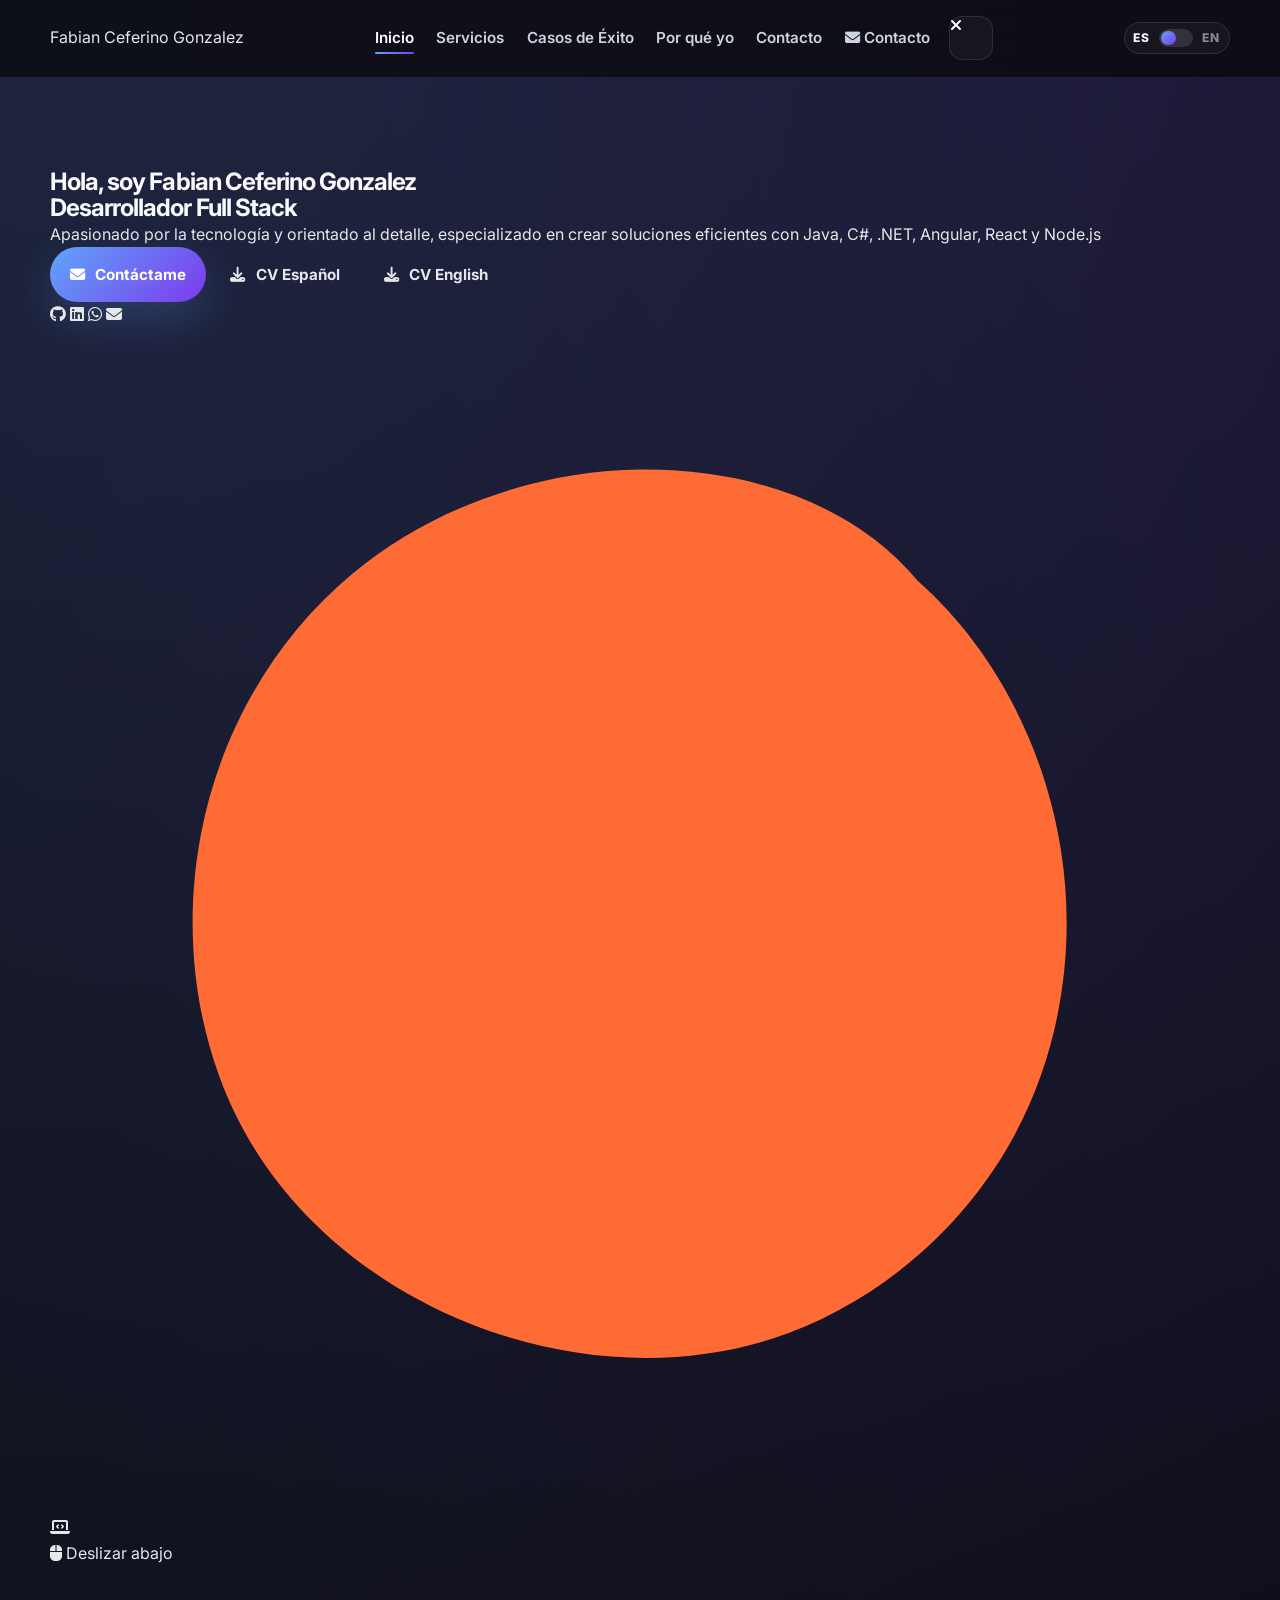
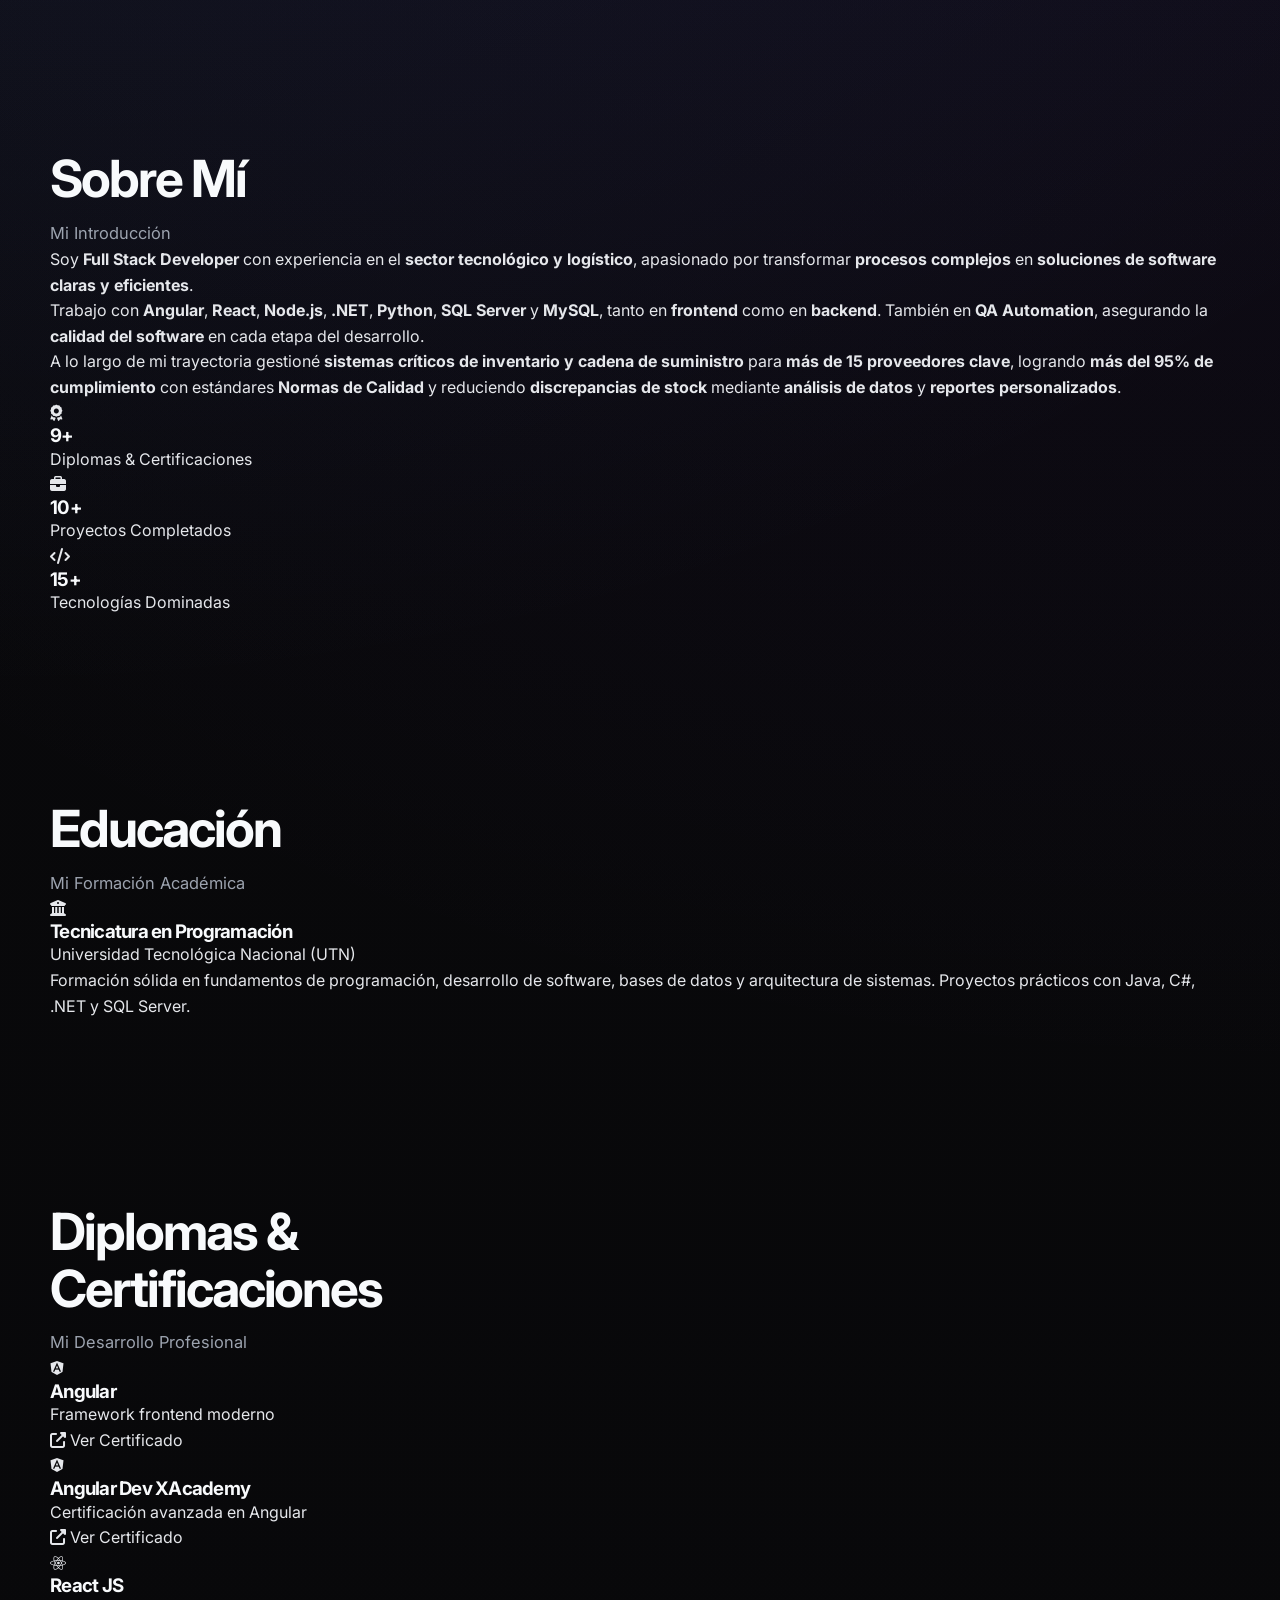
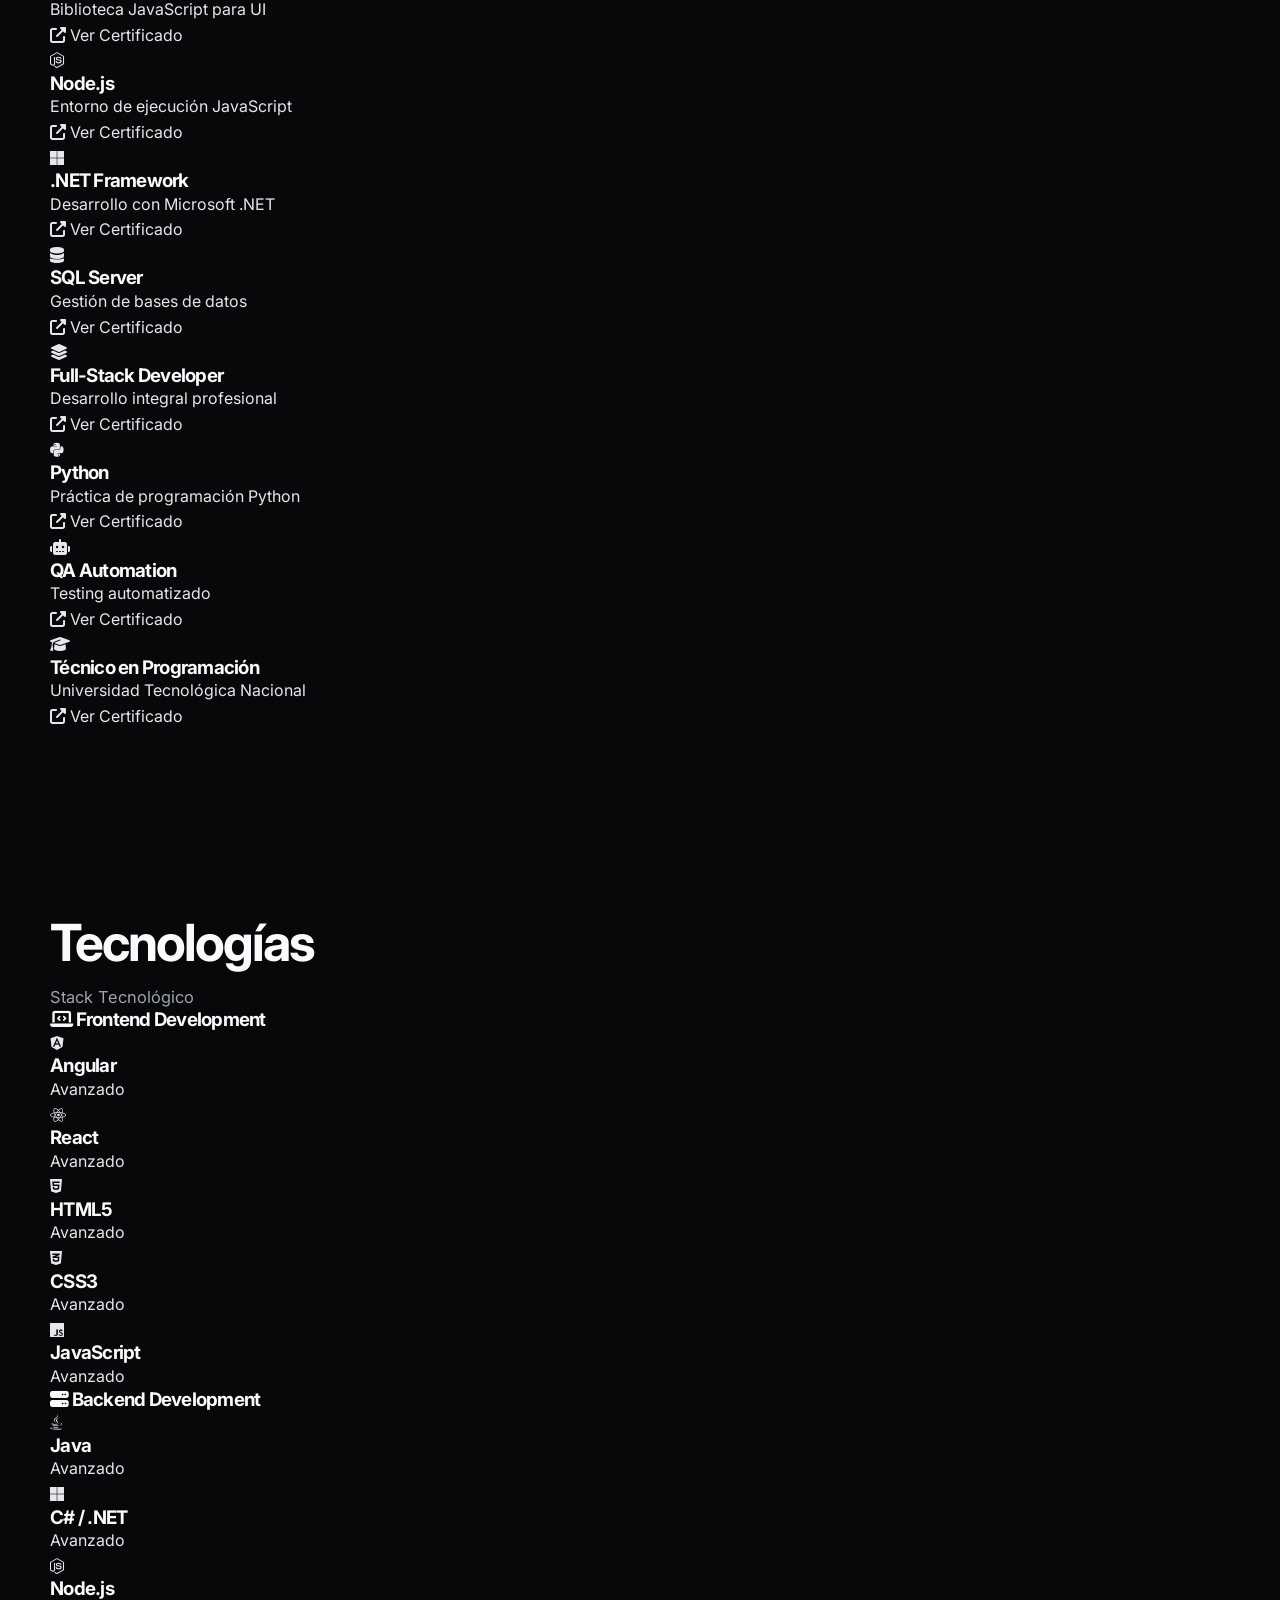
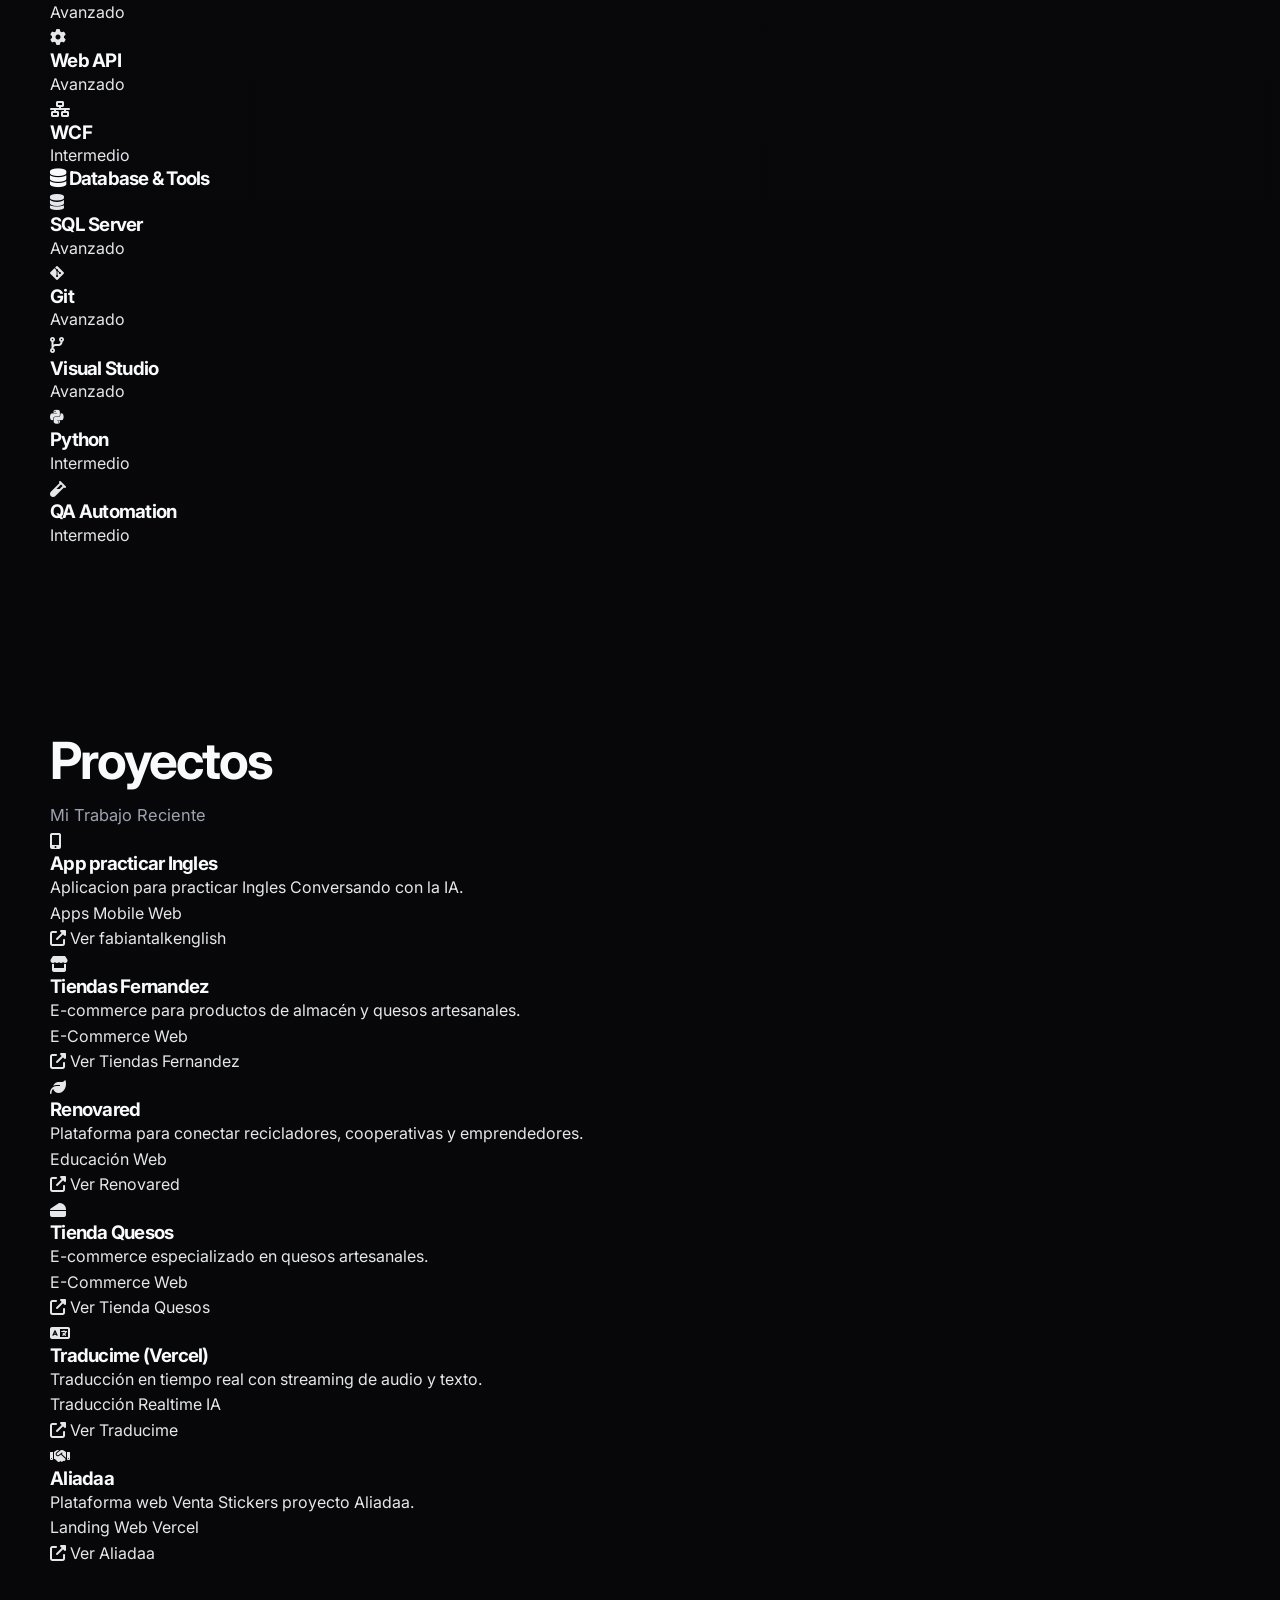
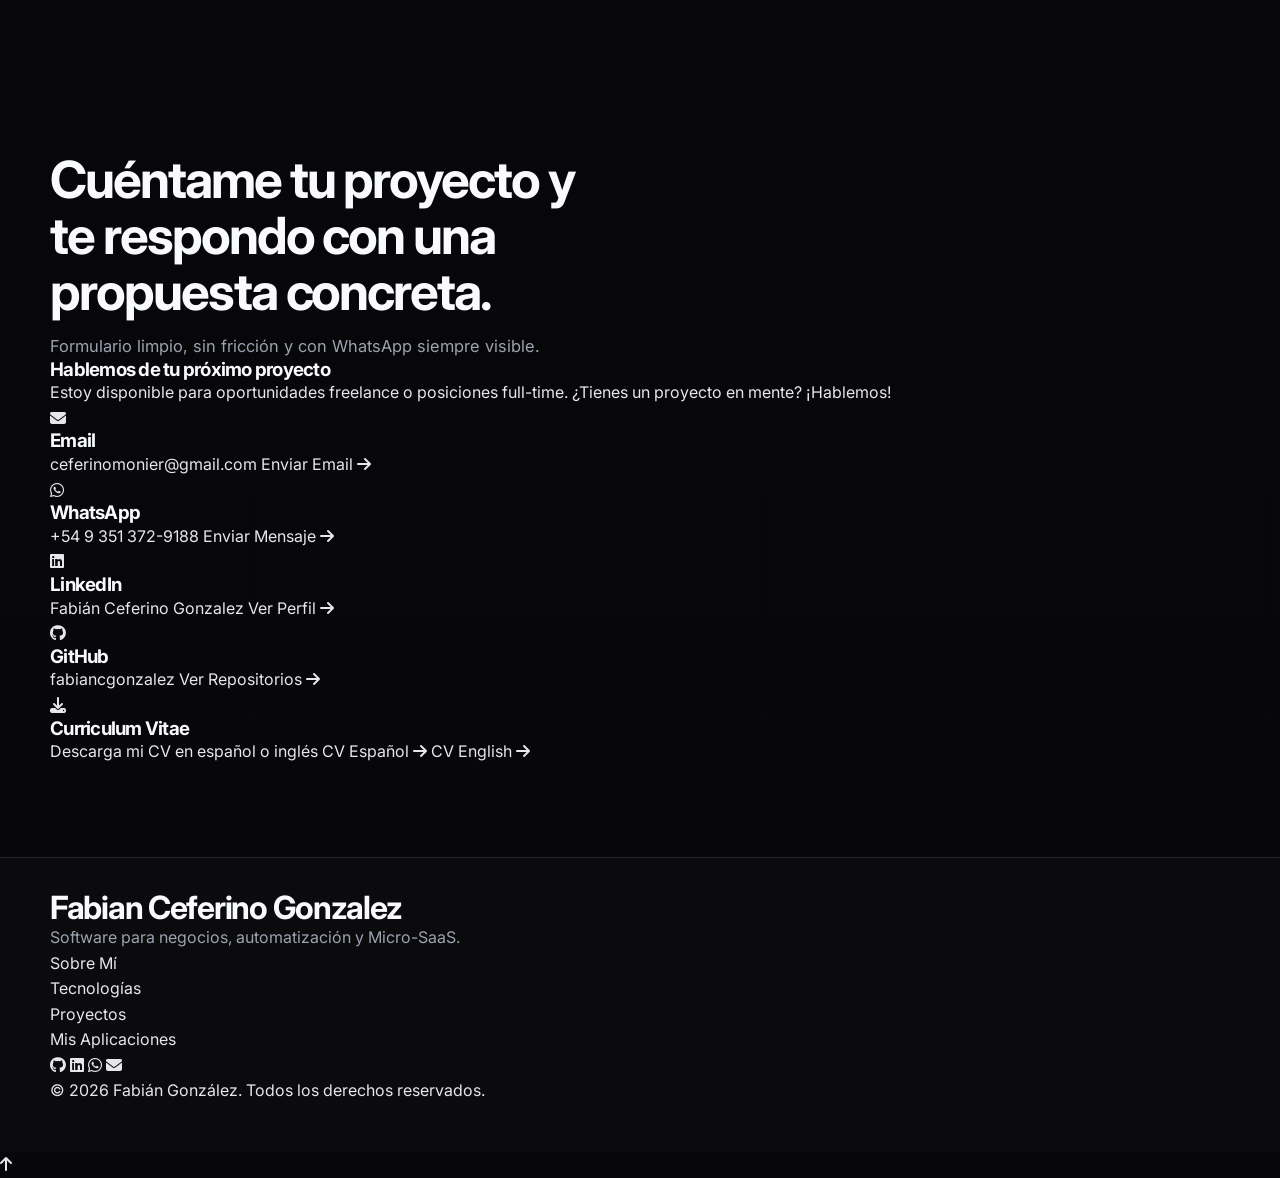
<file: indexanterior.html>
<!DOCTYPE html>
<html lang="es">
<head>
    <meta charset="UTF-8">
    <meta name="viewport" content="width=device-width, initial-scale=1.0">
    <meta id="meta-description" name="description" content="Portfolio de Fabián Ceferino González Monier - Desarrollador Full Stack">
    <title id="page-title">Fabián Ceferino González Monier | Desarrollador Full Stack</title>
    <link rel="stylesheet" href="styles.css">
    <link rel="stylesheet" href="https://cdnjs.cloudflare.com/ajax/libs/font-awesome/6.4.0/css/all.min.css">
</head>
<body>
    <!-- Header con Navegación Responsiva -->
    <header class="header">
        <nav class="nav container">
            <div class="nav__logo">
                <a href="#home">
                    <span class="logo-text">Fabian</span>
                    <span class="logo-accent">Ceferino Gonzalez</span>
                </a>
            </div>
            
            <div class="nav__menu" id="nav-menu">
                <ul class="nav__list">
                    <li class="nav__item">
                        <a href="#home" class="nav__link active">
                            <i class="fas fa-home"></i>
                            <span data-i18n="nav.home">Inicio</span>
                        </a>
                    </li>
                    <li class="nav__item">
                        <a href="#about" class="nav__link">
                            <i class="fas fa-user"></i>
                            <span data-i18n="nav.about">Sobre Mí</span>
                        </a>
                    </li>
                    <li class="nav__item">
                        <a href="#education" class="nav__link">
                            <i class="fas fa-graduation-cap"></i>
                            <span data-i18n="nav.education">Educación</span>
                        </a>
                    </li>
                    <li class="nav__item">
                        <a href="#skills" class="nav__link">
                            <i class="fas fa-code"></i>
                            <span data-i18n="nav.skills">Tecnologías</span>
                        </a>
                    </li>
                    <li class="nav__item">
                        <a href="#projects" class="nav__link">
                            <i class="fas fa-laptop-code"></i>
                            <span data-i18n="nav.projects">Proyectos</span>
                        </a>
                    </li>
                    <li class="nav__item">
                        <a href="#contact" class="nav__link">
                            <i class="fas fa-envelope"></i>
                            <span data-i18n="nav.contact">Contacto</span>
                        </a>
                    </li>
                </ul>
                <i class="fas fa-times nav__close" id="nav-close"></i>
            </div>

            <button class="language-toggle" id="language-toggle" aria-label="Cambiar idioma" type="button">
                <span class="language-toggle__label language-toggle__label--left" title="Español" aria-hidden="true">ES</span>
                <span class="language-toggle__track">
                    <span class="language-toggle__thumb"></span>
                </span>
                <span class="language-toggle__label language-toggle__label--right" title="English" aria-hidden="true">EN</span>
            </button>

            <div class="nav__toggle" id="nav-toggle">
                <i class="fas fa-bars"></i>
            </div>
        </nav>
    </header>

    <!-- Hero Section -->
    <section class="home section" id="home">
        <div class="home__container container">
            <div class="home__content">
                <div class="home__data">
                    <h1 class="home__title">
                        <span data-i18n="home.greeting">Hola, soy</span> <span class="title-accent" data-i18n="home.name">Fabian Ceferino Gonzalez</span>
                    </h1>
                    <h2 class="home__subtitle" data-i18n="home.subtitle">Desarrollador Full Stack</h2>
                    <p class="home__description" data-i18n="home.description">
                        Apasionado por la tecnología y orientado al detalle, especializado en crear 
                        soluciones eficientes con Java, C#, .NET, Angular, React y Node.js
                    </p>
                    <div class="home__buttons">
                        <a href="#contact" class="button button--primary">
                            <i class="fas fa-envelope"></i>
                            <span data-i18n="home.ctaContact">Contáctame</span>
                        </a>
                        <a href="CV_Fabian_Gonzalez/SP_CV_FABIAN_CEFERINO_GONZALEZ.pdf" download class="button button--secondary">
                            <i class="fas fa-download"></i>
                            <span data-i18n="home.cvEs">CV Español</span>
                        </a>
                        <a href="CV_Fabian_Gonzalez/EN_CV_FABIAN_CEFERINO_GONZALEZ.pdf" download class="button button--secondary">
                            <i class="fas fa-download"></i>
                            <span data-i18n="home.cvEn">CV English</span>
                        </a>
                    </div>
                    <div class="home__social">
                        <a href="https://github.com/fabiancgonzalez" target="_blank" class="home__social-link">
                            <i class="fab fa-github"></i>
                        </a>
                        <a href="https://linkedin.com/in/fabiangonzalezmonier" target="_blank" class="home__social-link">
                            <i class="fab fa-linkedin"></i>
                        </a>
                        <a href="https://wa.me/5493513729188" target="_blank" class="home__social-link">
                            <i class="fab fa-whatsapp"></i>
                        </a>
                        <a href="mailto:ceferinomonier@gmail.com" class="home__social-link">
                            <i class="fas fa-envelope"></i>
                        </a>
                    </div>
                </div>
                <div class="home__img">
                    <div class="home__blob">
                        <svg viewBox="0 0 200 200" xmlns="http://www.w3.org/2000/svg">
                            <path fill="#ff6b35" d="M47.1,-57.1C59.9,-45.8,68.5,-29.2,71.3,-11.8C74.1,5.6,71.1,23.8,62.3,38.9C53.5,54,38.9,66,22.4,71.3C5.9,76.6,-12.5,75.2,-28.7,68.8C-44.9,62.4,-58.9,51,-67.1,36.1C-75.3,21.2,-77.7,2.8,-74.4,-14.3C-71.1,-31.4,-62.1,-47.2,-48.8,-58.3C-35.5,-69.4,-17.7,-75.8,0.2,-76C18.1,-76.2,36.2,-70.3,47.1,-57.1Z" transform="translate(100 100)" />
                        </svg>
                        <i class="fas fa-laptop-code home__blob-icon"></i>
                    </div>
                </div>
            </div>
            <div class="home__scroll">
                <a href="#about" class="home__scroll-button">
                    <i class="fas fa-mouse"></i>
                    <span class="home__scroll-text" data-i18n="home.scroll">Deslizar abajo</span>
                </a>
            </div>
        </div>
    </section>

    <!-- About Section -->
    <section class="about section" id="about">
        <div class="container">
            <h2 class="section__title" data-i18n="about.title">Sobre Mí</h2>
            <span class="section__subtitle" data-i18n="about.subtitle">Mi Introducción</span>

            <div class="about__container">
                <div class="about__data">
                    <p class="about__description" data-i18n="about.description1">
                       Soy <strong>Full Stack Developer</strong> con experiencia en el <strong>sector tecnológico y logístico</strong>, apasionado por transformar <strong>procesos complejos</strong> en <strong>soluciones de software claras y eficientes</strong>.
                    </p>
                    <p class="about__description" data-i18n="about.description2">
                        Trabajo con <strong>Angular</strong>, <strong>React</strong>, <strong>Node.js</strong>, <strong>.NET</strong>, <strong>Python</strong>, <strong>SQL Server</strong> y <strong>MySQL</strong>, tanto en <strong>frontend</strong> como en <strong>backend</strong>. También en <strong>QA Automation</strong>, asegurando la <strong>calidad del software</strong> en cada etapa del desarrollo.
                    </p>
                    <p class="about__description" data-i18n="about.description3">
                        A lo largo de mi trayectoria gestioné <strong>sistemas críticos de inventario y cadena de suministro</strong> para <strong>más de 15 proveedores clave</strong>, logrando <strong>más del 95% de cumplimiento</strong> con estándares <strong>Normas de Calidad</strong> y reduciendo <strong>discrepancias de stock</strong> mediante <strong>análisis de datos</strong> y <strong>reportes personalizados</strong>.
                    </p>
                  

                    <div class="about__info">
                        <div class="about__box">
                            <i class="fas fa-award"></i>
                            <h3 class="about__box-title">9+</h3>
                            <span class="about__box-subtitle" data-i18n="about.metrics.certs">Diplomas & Certificaciones</span>
                        </div>
                        <div class="about__box">
                            <i class="fas fa-briefcase"></i>
                            <h3 class="about__box-title">10+</h3>
                            <span class="about__box-subtitle" data-i18n="about.metrics.projects">Proyectos Completados</span>
                        </div>
                        <div class="about__box">
                            <i class="fas fa-code"></i>
                            <h3 class="about__box-title">15+</h3>
                            <span class="about__box-subtitle" data-i18n="about.metrics.skills">Tecnologías Dominadas</span>
                        </div>
                    </div>
                </div>
            </div>
        </div>
    </section>

    <!-- Education Section -->
    <section class="education section" id="education">
        <div class="container">
            <h2 class="section__title" data-i18n="education.title">Educación</h2>
            <span class="section__subtitle" data-i18n="education.subtitle">Mi Formación Académica</span>

            <div class="education__container">
                <div class="education__card">
                    <div class="education__icon">
                        <i class="fas fa-university"></i>
                    </div>
                    <div class="education__content">
                        <h3 class="education__title" data-i18n="education.degree">Tecnicatura en Programación</h3>
                        <span class="education__institution">Universidad Tecnológica Nacional (UTN)</span>
                        <p class="education__description" data-i18n="education.description">
                            Formación sólida en fundamentos de programación, desarrollo de software, 
                            bases de datos y arquitectura de sistemas. Proyectos prácticos con Java, C#, .NET y SQL Server.
                        </p>
                    </div>
                </div>
            </div>
        </div>
    </section>

    <!-- Diplomas Section -->
    <section class="diplomas section">
        <div class="container">
            <h2 class="section__title" data-i18n="diplomas.title">Diplomas & Certificaciones</h2>
            <span class="section__subtitle" data-i18n="diplomas.subtitle">Mi Desarrollo Profesional</span>

            <div class="diplomas__container">
                <div class="diploma__card">
                    <div class="diploma__icon">
                        <i class="fab fa-angular"></i>
                    </div>
                    <h3 class="diploma__title">Angular</h3>
                    <p class="diploma__description" data-i18n="diplomas.angular">Framework frontend moderno</p>
                    <a href="DiplomasObtenidos/Certificado Angular.pdf" target="_blank" class="diploma__link">
                        <i class="fas fa-external-link-alt"></i> <span data-i18n="common.viewCertificate">Ver Certificado</span>
                    </a>
                </div>

                <!-- NUEVO CERTIFICADO ANGULARDEV XACADEMYDEV -->
                <div class="diploma__card">
                    <div class="diploma__icon">
                        <i class="fab fa-angular"></i>
                    </div>
                    <h3 class="diploma__title">Angular Dev XAcademy</h3>
                    <p class="diploma__description" data-i18n="diplomas.angularAdvanced">Certificación avanzada en Angular</p>
                    <a href="DiplomasObtenidos/ANGULARDEV_XACADEMYDEV.pdf" target="_blank" class="diploma__link">
                        <i class="fas fa-external-link-alt"></i> <span data-i18n="common.viewCertificate">Ver Certificado</span>
                    </a>
                </div>

                <div class="diploma__card">
                    <div class="diploma__icon">
                        <i class="fab fa-react"></i>
                    </div>
                    <h3 class="diploma__title">React JS</h3>
                    <p class="diploma__description" data-i18n="diplomas.react">Biblioteca JavaScript para UI</p>
                    <a href="DiplomasObtenidos/Certificado React JS.pdf" target="_blank" class="diploma__link">
                        <i class="fas fa-external-link-alt"></i> <span data-i18n="common.viewCertificate">Ver Certificado</span>
                    </a>
                </div>

                <div class="diploma__card">
                    <div class="diploma__icon">
                        <i class="fab fa-node-js"></i>
                    </div>
                    <h3 class="diploma__title">Node.js</h3>
                    <p class="diploma__description" data-i18n="diplomas.node">Entorno de ejecución JavaScript</p>
                    <a href="DiplomasObtenidos/Certificado Node JS.pdf" target="_blank" class="diploma__link">
                        <i class="fas fa-external-link-alt"></i> <span data-i18n="common.viewCertificate">Ver Certificado</span>
                    </a>
                </div>

                <div class="diploma__card">
                    <div class="diploma__icon">
                        <i class="fab fa-microsoft"></i>
                    </div>
                    <h3 class="diploma__title">.NET Framework</h3>
                    <p class="diploma__description" data-i18n="diplomas.dotnet">Desarrollo con Microsoft .NET</p>
                    <a href="DiplomasObtenidos/.NET GONZALEZ_FABIAN_CEFERINO.pdf" target="_blank" class="diploma__link">
                        <i class="fas fa-external-link-alt"></i> <span data-i18n="common.viewCertificate">Ver Certificado</span>
                    </a>
                </div>

                <div class="diploma__card">
                    <div class="diploma__icon">
                        <i class="fas fa-database"></i>
                    </div>
                    <h3 class="diploma__title">SQL Server</h3>
                    <p class="diploma__description" data-i18n="diplomas.sql">Gestión de bases de datos</p>
                    <a href="DiplomasObtenidos/DIPLOMA SQL SERVER, VISUAL STUDIO 2006.pdf" target="_blank" class="diploma__link">
                        <i class="fas fa-external-link-alt"></i> <span data-i18n="common.viewCertificate">Ver Certificado</span>
                    </a>
                </div>

                <div class="diploma__card">
                    <div class="diploma__icon">
                        <i class="fas fa-layer-group"></i>
                    </div>
                    <h3 class="diploma__title">Full-Stack Developer</h3>
                    <p class="diploma__description" data-i18n="diplomas.fullstack">Desarrollo integral profesional</p>
                    <a href="DiplomasObtenidos/Certificado Full-Stack Developer Profesional.pdf" target="_blank" class="diploma__link">
                        <i class="fas fa-external-link-alt"></i> <span data-i18n="common.viewCertificate">Ver Certificado</span>
                    </a>
                </div>

                <div class="diploma__card">
                    <div class="diploma__icon">
                        <i class="fab fa-python"></i>
                    </div>
                    <h3 class="diploma__title">Python</h3>
                    <p class="diploma__description" data-i18n="diplomas.python">Práctica de programación Python</p>
                    <a href="DiplomasObtenidos/Práctica de python.pdf" target="_blank" class="diploma__link">
                        <i class="fas fa-external-link-alt"></i> <span data-i18n="common.viewCertificate">Ver Certificado</span>
                    </a>
                </div>

                <div class="diploma__card">
                    <div class="diploma__icon">
                        <i class="fas fa-robot"></i>
                    </div>
                    <h3 class="diploma__title">QA Automation</h3>
                    <p class="diploma__description" data-i18n="diplomas.qa">Testing automatizado</p>
                    <a href="DiplomasObtenidos/QA AUTOMATION FABIAN GONZÁLEZ.pdf" target="_blank" class="diploma__link">
                        <i class="fas fa-external-link-alt"></i> <span data-i18n="common.viewCertificate">Ver Certificado</span>
                    </a>
                </div>

                <div class="diploma__card">
                    <div class="diploma__icon">
                        <i class="fas fa-graduation-cap"></i>
                    </div>
                    <h3 class="diploma__title">Técnico en Programación</h3>
                    <p class="diploma__description" data-i18n="diplomas.utn">Universidad Tecnológica Nacional</p>
                    <a href="DiplomasObtenidos/UTN_TecnicoProgramacion.pdf" target="_blank" class="diploma__link">
                        <i class="fas fa-external-link-alt"></i> <span data-i18n="common.viewCertificate">Ver Certificado</span>
                    </a>
                </div>
            </div>
        </div>
    </section>

    <!-- Skills Section -->
    <section class="skills section" id="skills">
        <div class="container">
            <h2 class="section__title" data-i18n="skills.title">Tecnologías</h2>
            <span class="section__subtitle" data-i18n="skills.subtitle">Stack Tecnológico</span>

            <div class="skills__container">
                <!-- Frontend -->
                <div class="skills__content skills__content--frontend">
                    <h3 class="skills__title">
                        <i class="fas fa-laptop-code"></i>
                        <span data-i18n="skills.frontend">Frontend Development</span>
                    </h3>
                    <div class="skills__box">
                        <div class="skills__group">
                            <div class="skills__data">
                                <i class="fab fa-angular"></i>
                                <div>
                                    <h3 class="skills__name">Angular</h3>
                                    <span class="skills__level" data-i18n="level.advanced">Avanzado</span>
                                </div>
                            </div>

                            <div class="skills__data">
                                <i class="fab fa-react"></i>
                                <div>
                                    <h3 class="skills__name">React</h3>
                                    <span class="skills__level" data-i18n="level.advanced">Avanzado</span>
                                </div>
                            </div>

                            <div class="skills__data">
                                <i class="fab fa-html5"></i>
                                <div>
                                    <h3 class="skills__name">HTML5</h3>
                                    <span class="skills__level" data-i18n="level.advanced">Avanzado</span>
                                </div>
                            </div>

                            <div class="skills__data">
                                <i class="fab fa-css3-alt"></i>
                                <div>
                                    <h3 class="skills__name">CSS3</h3>
                                    <span class="skills__level" data-i18n="level.advanced">Avanzado</span>
                                </div>
                            </div>

                            <div class="skills__data">
                                <i class="fab fa-js"></i>
                                <div>
                                    <h3 class="skills__name">JavaScript</h3>
                                    <span class="skills__level" data-i18n="level.advanced">Avanzado</span>
                                </div>
                            </div>
                        </div>
                    </div>
                </div>

                <!-- Backend -->
                <div class="skills__content skills__content--backend">
                    <h3 class="skills__title">
                        <i class="fas fa-server"></i>
                        <span data-i18n="skills.backend">Backend Development</span>
                    </h3>
                    <div class="skills__box">
                        <div class="skills__group">
                            <div class="skills__data">
                                <i class="fab fa-java"></i>
                                <div>
                                    <h3 class="skills__name">Java</h3>
                                    <span class="skills__level" data-i18n="level.advanced">Avanzado</span>
                                </div>
                            </div>

                            <div class="skills__data">
                                <i class="fab fa-microsoft"></i>
                                <div>
                                    <h3 class="skills__name">C# / .NET</h3>
                                    <span class="skills__level" data-i18n="level.advanced">Avanzado</span>
                                </div>
                            </div>

                            <div class="skills__data">
                                <i class="fab fa-node-js"></i>
                                <div>
                                    <h3 class="skills__name">Node.js</h3>
                                    <span class="skills__level" data-i18n="level.advanced">Avanzado</span>
                                </div>
                            </div>

                            <div class="skills__data">
                                <i class="fas fa-cog"></i>
                                <div>
                                    <h3 class="skills__name">Web API</h3>
                                    <span class="skills__level" data-i18n="level.advanced">Avanzado</span>
                                </div>
                            </div>

                            <div class="skills__data">
                                <i class="fas fa-network-wired"></i>
                                <div>
                                    <h3 class="skills__name">WCF</h3>
                                    <span class="skills__level" data-i18n="level.intermediate">Intermedio</span>
                                </div>
                            </div>
                        </div>
                    </div>
                </div>

                <!-- Database & Tools -->
                <div class="skills__content skills__content--tools">
                    <h3 class="skills__title">
                        <i class="fas fa-database"></i>
                        <span data-i18n="skills.tools">Database & Tools</span>
                    </h3>
                    <div class="skills__box">
                        <div class="skills__group">
                            <div class="skills__data">
                                <i class="fas fa-database"></i>
                                <div>
                                    <h3 class="skills__name">SQL Server</h3>
                                    <span class="skills__level" data-i18n="level.advanced">Avanzado</span>
                                </div>
                            </div>

                            <div class="skills__data">
                                <i class="fab fa-git-alt"></i>
                                <div>
                                    <h3 class="skills__name">Git</h3>
                                    <span class="skills__level" data-i18n="level.advanced">Avanzado</span>
                                </div>
                            </div>

                            <div class="skills__data">
                                <i class="fas fa-code-branch"></i>
                                <div>
                                    <h3 class="skills__name">Visual Studio</h3>
                                    <span class="skills__level" data-i18n="level.advanced">Avanzado</span>
                                </div>
                            </div>

                            <div class="skills__data">
                                <i class="fab fa-python"></i>
                                <div>
                                    <h3 class="skills__name">Python</h3>
                                    <span class="skills__level" data-i18n="level.intermediate">Intermedio</span>
                                </div>
                            </div>

                            <div class="skills__data">
                                <i class="fas fa-vial"></i>
                                <div>
                                    <h3 class="skills__name">QA Automation</h3>
                                    <span class="skills__level" data-i18n="level.intermediate">Intermedio</span>
                                </div>
                            </div>
                        </div>
                    </div>
                </div>
            </div>
        </div>
    </section>

    <!-- Projects Section -->
    <section class="projects section" id="projects">
        <div class="container">
            <h2 class="section__title" data-i18n="projects.title">Proyectos</h2>
            <span class="section__subtitle" data-i18n="projects.subtitle">Mi Trabajo Reciente</span>

            <div class="projects__container">
                <div class="project__card project__card--english">
                    <div class="project__img">
                        <i class="fas fa-mobile-alt project__icon"></i>
                    </div>
                    <div class="project__content">
                        <h3 class="project__title" data-i18n="projects.englishApp.title">App practicar Ingles</h3>
                        <p class="project__description" data-i18n="projects.englishApp.description">
                            Aplicacion para practicar Ingles Conversando con la IA.
                        </p>
                        <div class="project__tags">
                            <span class="tag">Apps</span>
                            <span class="tag">Mobile</span>
                            <span class="tag">Web</span>
                        </div>
                            <a href="https://fabiantalkenglish.vercel.app/" target="_blank" rel="noopener" class="project__link">
                            <i class="fas fa-external-link-alt"></i> <span data-i18n="projects.englishApp.link">Ver fabiantalkenglish</span>
                        </a>
                    </div>
                </div>

                <!-- NUEVO PROYECTO TIENDAS FERNANDEZ -->
                <div class="project__card project__card--store">
                    <div class="project__img">
                        <i class="fas fa-store project__icon"></i>
                    </div>
                    <div class="project__content">
                        <h3 class="project__title" data-i18n="projects.tiendas.title">Tiendas Fernandez</h3>
                        <p class="project__description" data-i18n="projects.tiendas.description">E-commerce para productos de almacén y quesos artesanales.</p>
                        <div class="project__tags">
                            <span class="tag">E-Commerce</span>
                            <span class="tag">Web</span>
                        </div>
                        <a href="https://tiendas-fernandez.vercel.app/" target="_blank" class="project__link">
                            <i class="fas fa-external-link-alt"></i> <span data-i18n="projects.tiendas.link">Ver Tiendas Fernandez</span>
                        </a>
                    </div>
                </div>

                <!-- NUEVAS APPS EN VERCEL -->
                <div class="project__card project__card--eco">
                    <div class="project__img">
                        <i class="fas fa-leaf project__icon"></i>
                    </div>
                    <div class="project__content">
                        <h3 class="project__title" data-i18n="projects.renovared.title">Renovared</h3>
                        <p class="project__description" data-i18n="projects.renovared.description">Plataforma para conectar recicladores, cooperativas y emprendedores.</p>
                        <div class="project__tags">
                            <span class="tag" data-i18n="projects.tag.education">Educación</span>
                            <span class="tag">Web</span>
                        </div>
                        <a href="https://renovared.vercel.app/" target="_blank" class="project__link">
                            <i class="fas fa-external-link-alt"></i> <span data-i18n="projects.renovared.link">Ver Renovared</span>
                        </a>
                    </div>
                </div>

                <div class="project__card project__card--store">
                    <div class="project__img">
                        <i class="fas fa-cheese project__icon"></i>
                    </div>
                    <div class="project__content">
                        <h3 class="project__title" data-i18n="projects.cheese.title">Tienda Quesos </h3>
                        <p class="project__description" data-i18n="projects.cheese.description">E-commerce especializado en quesos artesanales.</p>
                        <div class="project__tags">
                            <span class="tag">E-Commerce</span>
                            <span class="tag">Web</span>
                        </div>
                        <a href="https://tiendaquesos.vercel.app/" target="_blank" class="project__link">
                            <i class="fas fa-external-link-alt"></i> <span data-i18n="projects.cheese.link">Ver Tienda Quesos</span>
                        </a>
                    </div>
                </div>

                <div class="project__card project__card--translate">
                    <div class="project__img">
                        <i class="fas fa-language project__icon"></i>
                    </div>
                    <div class="project__content">
                        <h3 class="project__title" data-i18n="projects.translate.title">Traducime (Vercel)</h3>
                        <p class="project__description" data-i18n="projects.translate.description">Traducción en tiempo real con streaming de audio y texto.</p>
                        <div class="project__tags">
                            <span class="tag" data-i18n="projects.tag.translation">Traducción</span>
                            <span class="tag">Realtime</span>
                            <span class="tag" data-i18n="projects.tag.ai">IA</span>
                        </div>
                        <a href="https://traducime.vercel.app/" target="_blank" class="project__link">
                            <i class="fas fa-external-link-alt"></i> <span data-i18n="projects.translate.link">Ver Traducime</span>
                        </a>
                    </div>
                </div>
                <div class="project__card project__card--aliadaa">
                    <div class="project__img">
                        <i class="fas fa-handshake project__icon"></i>
                    </div>
                    <div class="project__content">
                        <h3 class="project__title" data-i18n="projects.aliadaa.title">Aliadaa</h3>
                        <p class="project__description" data-i18n="projects.aliadaa.description">Plataforma web Venta Stickers proyecto Aliadaa.</p>
                        <div class="project__tags">
                            <span class="tag" data-i18n="projects.tag.landing">Landing</span>
                            <span class="tag">Web</span>
                            <span class="tag">Vercel</span>
                        </div>
                        <a href="https://aliadaa.vercel.app/" target="_blank" rel="noopener" class="project__link">
                            <i class="fas fa-external-link-alt"></i> <span data-i18n="projects.aliadaa.link">Ver Aliadaa</span>
                        </a>
                    </div>
                </div>

                

            </div>
    </section>

    <!-- Contact Section -->
    <section class="contact section" id="contact">
        <div class="container">
            <h2 class="section__title" data-i18n="contact.title">Contacto</h2>
            <span class="section__subtitle" data-i18n="contact.subtitle">Ponte en Contacto</span>

            <div class="contact__container">
                <div class="contact__content">
                    <h3 class="contact__title" data-i18n="contact.heading">Hablemos de tu próximo proyecto</h3>
                    <p class="contact__description" data-i18n="contact.description">
                        Estoy disponible para oportunidades freelance o posiciones full-time. 
                        ¿Tienes un proyecto en mente? ¡Hablemos!
                    </p>

                    <div class="contact__info">
                        <div class="contact__card">
                            <i class="fas fa-envelope"></i>
                            <h3 class="contact__card-title">Email</h3>
                            <span class="contact__card-data">ceferinomonier@gmail.com</span>
                            <a href="mailto:ceferinomonier@gmail.com" class="contact__button">
                                <span data-i18n="contact.sendEmail">Enviar Email</span> <i class="fas fa-arrow-right"></i>
                            </a>
                        </div>

                        <div class="contact__card">
                            <i class="fab fa-whatsapp"></i>
                            <h3 class="contact__card-title">WhatsApp</h3>
                            <span class="contact__card-data">+54 9 351 372-9188</span>
                            <a href="https://wa.me/5493513729188" target="_blank" class="contact__button">
                                <span data-i18n="contact.sendMessage">Enviar Mensaje</span> <i class="fas fa-arrow-right"></i>
                            </a>
                        </div>

                        <div class="contact__card">
                            <i class="fab fa-linkedin"></i>
                            <h3 class="contact__card-title">LinkedIn</h3>
                            <span class="contact__card-data">Fabián Ceferino Gonzalez</span>
                            <a href="https://linkedin.com/in/fabiangonzalezmonier" target="_blank" class="contact__button">
                                <span data-i18n="contact.viewProfile">Ver Perfil</span> <i class="fas fa-arrow-right"></i>
                            </a>
                        </div>

                        <div class="contact__card">
                            <i class="fab fa-github"></i>
                            <h3 class="contact__card-title">GitHub</h3>
                            <span class="contact__card-data">fabiancgonzalez</span>
                            <a href="https://github.com/fabiancgonzalez" target="_blank" class="contact__button">
                                <span data-i18n="contact.viewRepos">Ver Repositorios</span> <i class="fas fa-arrow-right"></i>
                            </a>
                        </div>

                        <div class="contact__card">
                            <i class="fas fa-download"></i>
                            <h3 class="contact__card-title" data-i18n="contact.cvTitle">Curriculum Vitae</h3>
                            <span class="contact__card-data" data-i18n="contact.cvDesc">Descarga mi CV en español o inglés</span>
                            <a href="CV_Fabian_Gonzalez/SP_CV_FABIAN_CEFERINO_GONZALEZ.pdf" download class="contact__button">
                                <span data-i18n="contact.cvEs">CV Español</span> <i class="fas fa-arrow-right"></i>
                            </a>
                            <a href="CV_Fabian_Gonzalez/EN_CV_FABIAN_CEFERINO_GONZALEZ.pdf" download class="contact__button" style="margin-top: 0.5rem;">
                                <span data-i18n="contact.cvEn">CV English</span> <i class="fas fa-arrow-right"></i>
                            </a>
                        </div>
                    </div>
                </div>
            </div>
        </div>
    </section>

    <!-- Footer -->
    <footer class="footer">
        <div class="footer__container container">
            <h1 class="footer__title">Fabian Ceferino Gonzalez</h1>
            <p class="footer__description" data-i18n="footer.description">Desarrollador Full Stack</p>

            <ul class="footer__list">
                <li>
                    <a href="#about" class="footer__link" data-i18n="footer.about">Sobre Mí</a>
                </li>
                <li>
                    <a href="#skills" class="footer__link" data-i18n="footer.skills">Tecnologías</a>
                </li>
                <li>
                    <a href="#projects" class="footer__link" data-i18n="footer.projects">Proyectos</a>
                </li>
                <li>
                    <a href="https://fabiantalkenglish.vercel.app/" target="_blank" rel="noopener" class="footer__link" data-i18n="footer.apps">Mis Aplicaciones</a>
                </li>
            </ul>

            <div class="footer__social">
                <a href="https://github.com/fabiancgonzalez" target="_blank" class="footer__social-link">
                    <i class="fab fa-github"></i>
                </a>
                <a href="https://linkedin.com/in/fabiangonzalezmonier" target="_blank" class="footer__social-link">
                    <i class="fab fa-linkedin"></i>
                </a>
                <a href="https://wa.me/5493513729188" target="_blank" class="footer__social-link">
                    <i class="fab fa-whatsapp"></i>
                </a>
                <a href="mailto:ceferinomonier@gmail.com" class="footer__social-link">
                    <i class="fas fa-envelope"></i>
                </a>
            </div>

            <span class="footer__copy" data-i18n="footer.copy">
                &#169; 2025 Fabian Ceferino Gonzalez. Todos los derechos reservados.
            </span>
        </div>
    </footer>

    <!-- Scroll Up Button -->
    <a href="#" class="scrollup" id="scroll-up">
        <i class="fas fa-arrow-up scrollup__icon"></i>
    </a>

    <script src="script.js"></script>
</body>
</html>
</file>
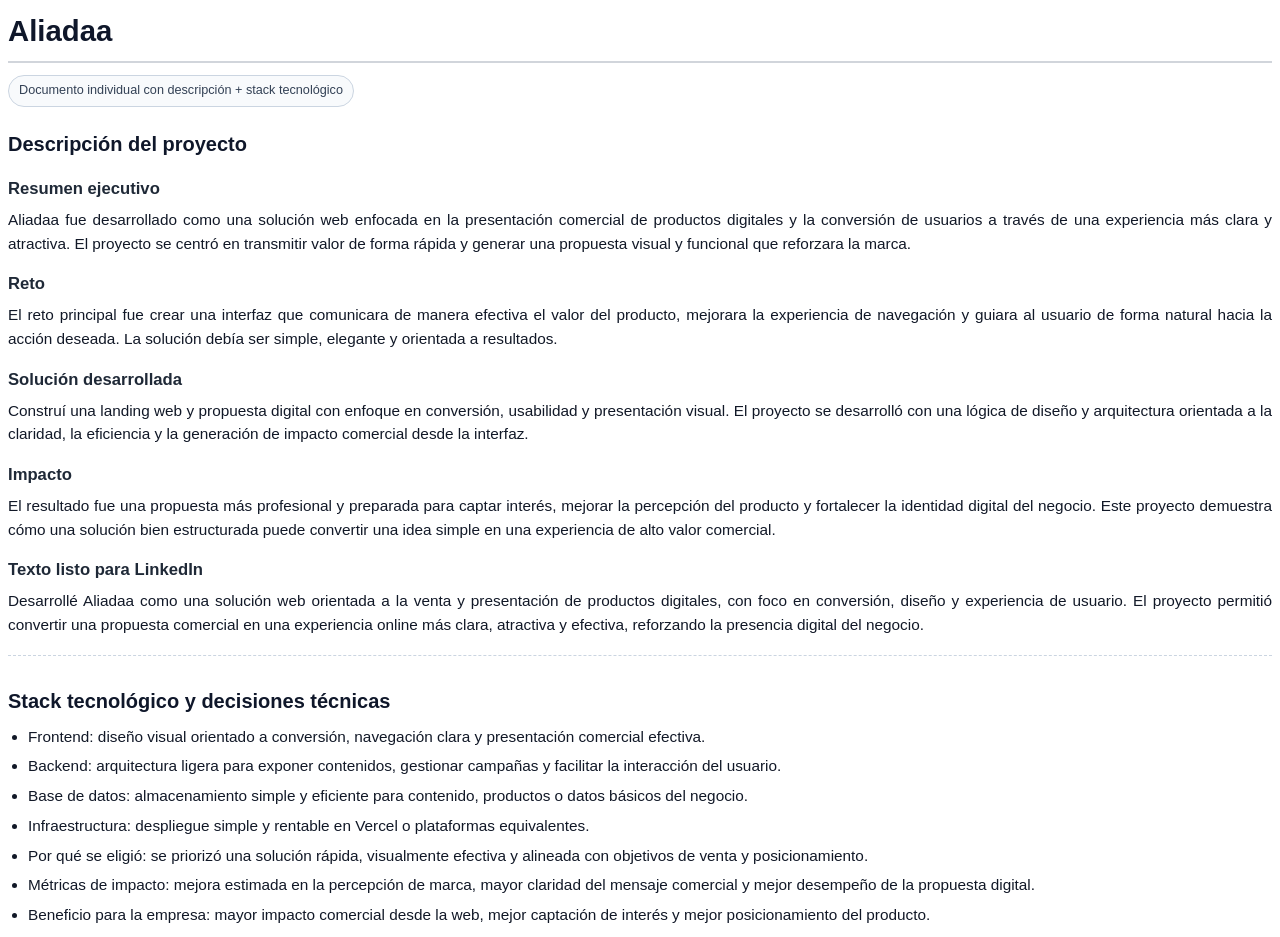
<file: PDF_Proyectos_LinkedIn/Aliadaa.html>
﻿<!doctype html>
<html lang="es">
<head>
  <meta charset="utf-8" />
  <meta name="viewport" content="width=device-width, initial-scale=1" />
  <title>Aliadaa - Proyecto LinkedIn</title>
  <style>
    @page { size: A4; margin: 18mm; }
    body {
      font-family: "Segoe UI", Tahoma, Arial, sans-serif;
      color: #111827;
      line-height: 1.55;
      font-size: 11.5pt;
    }
    h1 {
      font-size: 22pt;
      margin: 0 0 8px 0;
      color: #0f172a;
      border-bottom: 2px solid #d1d5db;
      padding-bottom: 8px;
    }
    h2 {
      font-size: 15pt;
      margin: 22px 0 8px;
      color: #0f172a;
    }
    h3 {
      font-size: 12.5pt;
      margin: 16px 0 6px;
      color: #1f2937;
    }
    p { margin: 0 0 9px; text-align: justify; }
    ul { margin: 0 0 10px 20px; padding: 0; }
    li { margin-bottom: 6px; }
    .badge {
      display: inline-block;
      margin-top: 4px;
      padding: 5px 10px;
      font-size: 9.5pt;
      border: 1px solid #cbd5e1;
      border-radius: 999px;
      color: #334155;
      background: #f8fafc;
    }
    .stack-block {
      margin-top: 18px;
      padding-top: 8px;
      border-top: 1px dashed #cbd5e1;
    }
  </style>
</head>
<body>
  <h1>Aliadaa</h1>
  <span class="badge">Documento individual con descripción + stack tecnológico</span>

  <h2>Descripción del proyecto</h2>
  <h3>Resumen ejecutivo</h3>
<p>Aliadaa fue desarrollado como una soluci&#243;n web enfocada en la presentaci&#243;n comercial de productos digitales y la conversi&#243;n de usuarios a trav&#233;s de una experiencia m&#225;s clara y atractiva. El proyecto se centr&#243; en transmitir valor de forma r&#225;pida y generar una propuesta visual y funcional que reforzara la marca.</p>
<h3>Reto</h3>
<p>El reto principal fue crear una interfaz que comunicara de manera efectiva el valor del producto, mejorara la experiencia de navegaci&#243;n y guiara al usuario de forma natural hacia la acci&#243;n deseada. La soluci&#243;n deb&#237;a ser simple, elegante y orientada a resultados.</p>
<h3>Soluci&#243;n desarrollada</h3>
<p>Constru&#237; una landing web y propuesta digital con enfoque en conversi&#243;n, usabilidad y presentaci&#243;n visual. El proyecto se desarroll&#243; con una l&#243;gica de dise&#241;o y arquitectura orientada a la claridad, la eficiencia y la generaci&#243;n de impacto comercial desde la interfaz.</p>
<h3>Impacto</h3>
<p>El resultado fue una propuesta m&#225;s profesional y preparada para captar inter&#233;s, mejorar la percepci&#243;n del producto y fortalecer la identidad digital del negocio. Este proyecto demuestra c&#243;mo una soluci&#243;n bien estructurada puede convertir una idea simple en una experiencia de alto valor comercial.</p>
<h3>Texto listo para LinkedIn</h3>
<p>Desarroll&#233; Aliadaa como una soluci&#243;n web orientada a la venta y presentaci&#243;n de productos digitales, con foco en conversi&#243;n, dise&#241;o y experiencia de usuario. El proyecto permiti&#243; convertir una propuesta comercial en una experiencia online m&#225;s clara, atractiva y efectiva, reforzando la presencia digital del negocio.</p>


  <div class="stack-block">
    <h2>Stack tecnológico y decisiones técnicas</h2>
    <ul>
<li>Frontend: dise&#241;o visual orientado a conversi&#243;n, navegaci&#243;n clara y presentaci&#243;n comercial efectiva.</li>
<li>Backend: arquitectura ligera para exponer contenidos, gestionar campa&#241;as y facilitar la interacci&#243;n del usuario.</li>
<li>Base de datos: almacenamiento simple y eficiente para contenido, productos o datos b&#225;sicos del negocio.</li>
<li>Infraestructura: despliegue simple y rentable en Vercel o plataformas equivalentes.</li>
<li>Por qu&#233; se eligi&#243;: se prioriz&#243; una soluci&#243;n r&#225;pida, visualmente efectiva y alineada con objetivos de venta y posicionamiento.</li>
<li>M&#233;tricas de impacto: mejora estimada en la percepci&#243;n de marca, mayor claridad del mensaje comercial y mejor desempe&#241;o de la propuesta digital.</li>
<li>Beneficio para la empresa: mayor impacto comercial desde la web, mejor captaci&#243;n de inter&#233;s y mejor posicionamiento del producto.</li>
</ul>

  </div>
</body>
</html>
</file>
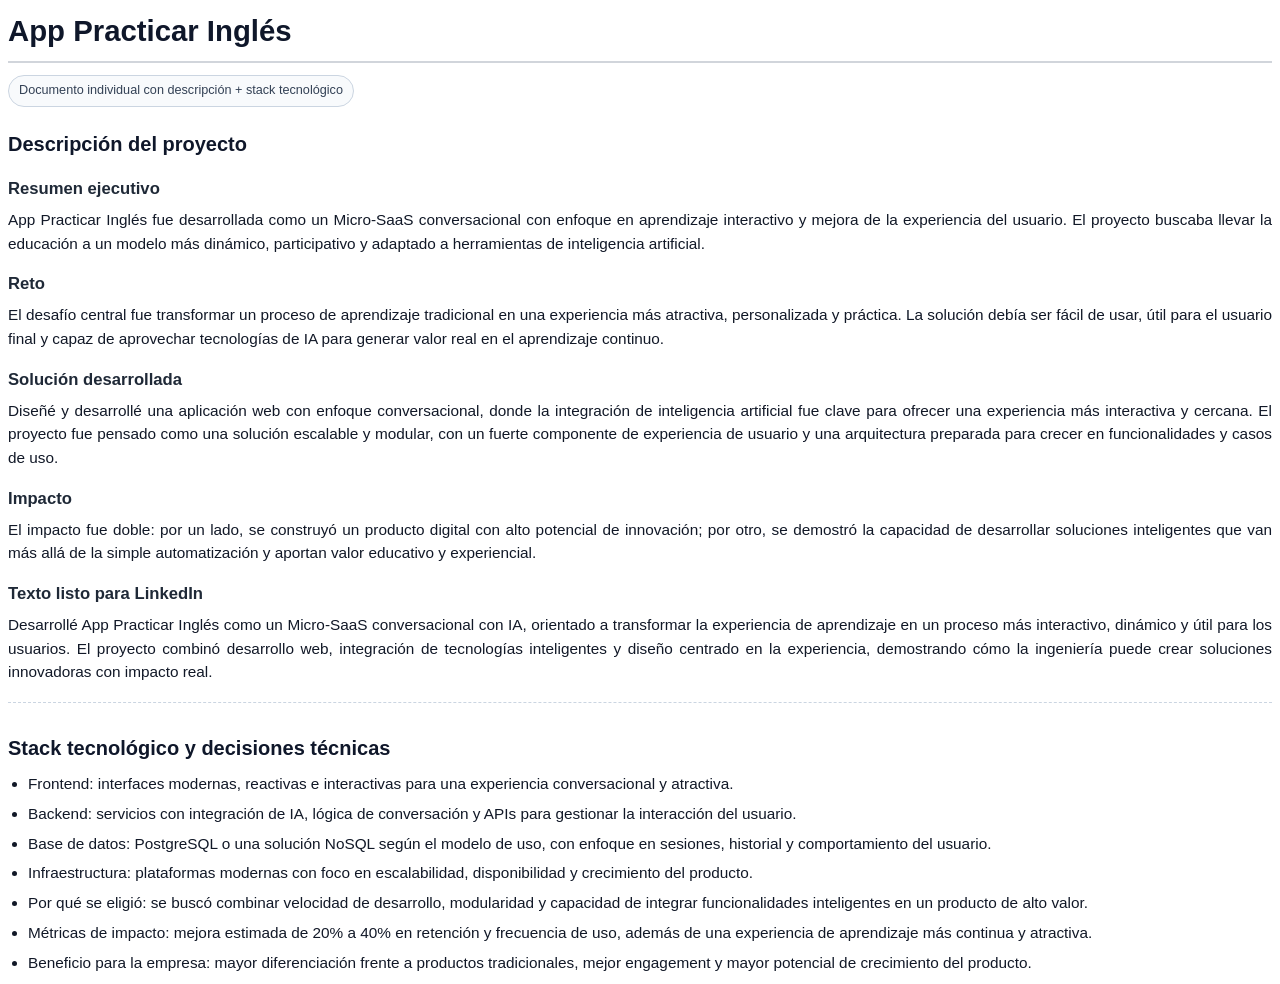
<file: PDF_Proyectos_LinkedIn/App Practicar Inglés.html>
﻿<!doctype html>
<html lang="es">
<head>
  <meta charset="utf-8" />
  <meta name="viewport" content="width=device-width, initial-scale=1" />
  <title>App Practicar Ingl&#233;s - Proyecto LinkedIn</title>
  <style>
    @page { size: A4; margin: 18mm; }
    body {
      font-family: "Segoe UI", Tahoma, Arial, sans-serif;
      color: #111827;
      line-height: 1.55;
      font-size: 11.5pt;
    }
    h1 {
      font-size: 22pt;
      margin: 0 0 8px 0;
      color: #0f172a;
      border-bottom: 2px solid #d1d5db;
      padding-bottom: 8px;
    }
    h2 {
      font-size: 15pt;
      margin: 22px 0 8px;
      color: #0f172a;
    }
    h3 {
      font-size: 12.5pt;
      margin: 16px 0 6px;
      color: #1f2937;
    }
    p { margin: 0 0 9px; text-align: justify; }
    ul { margin: 0 0 10px 20px; padding: 0; }
    li { margin-bottom: 6px; }
    .badge {
      display: inline-block;
      margin-top: 4px;
      padding: 5px 10px;
      font-size: 9.5pt;
      border: 1px solid #cbd5e1;
      border-radius: 999px;
      color: #334155;
      background: #f8fafc;
    }
    .stack-block {
      margin-top: 18px;
      padding-top: 8px;
      border-top: 1px dashed #cbd5e1;
    }
  </style>
</head>
<body>
  <h1>App Practicar Ingl&#233;s</h1>
  <span class="badge">Documento individual con descripción + stack tecnológico</span>

  <h2>Descripción del proyecto</h2>
  <h3>Resumen ejecutivo</h3>
<p>App Practicar Ingl&#233;s fue desarrollada como un Micro-SaaS conversacional con enfoque en aprendizaje interactivo y mejora de la experiencia del usuario. El proyecto buscaba llevar la educaci&#243;n a un modelo m&#225;s din&#225;mico, participativo y adaptado a herramientas de inteligencia artificial.</p>
<h3>Reto</h3>
<p>El desaf&#237;o central fue transformar un proceso de aprendizaje tradicional en una experiencia m&#225;s atractiva, personalizada y pr&#225;ctica. La soluci&#243;n deb&#237;a ser f&#225;cil de usar, &#250;til para el usuario final y capaz de aprovechar tecnolog&#237;as de IA para generar valor real en el aprendizaje continuo.</p>
<h3>Soluci&#243;n desarrollada</h3>
<p>Dise&#241;&#233; y desarroll&#233; una aplicaci&#243;n web con enfoque conversacional, donde la integraci&#243;n de inteligencia artificial fue clave para ofrecer una experiencia m&#225;s interactiva y cercana. El proyecto fue pensado como una soluci&#243;n escalable y modular, con un fuerte componente de experiencia de usuario y una arquitectura preparada para crecer en funcionalidades y casos de uso.</p>
<h3>Impacto</h3>
<p>El impacto fue doble: por un lado, se construy&#243; un producto digital con alto potencial de innovaci&#243;n; por otro, se demostr&#243; la capacidad de desarrollar soluciones inteligentes que van m&#225;s all&#225; de la simple automatizaci&#243;n y aportan valor educativo y experiencial.</p>
<h3>Texto listo para LinkedIn</h3>
<p>Desarroll&#233; App Practicar Ingl&#233;s como un Micro-SaaS conversacional con IA, orientado a transformar la experiencia de aprendizaje en un proceso m&#225;s interactivo, din&#225;mico y &#250;til para los usuarios. El proyecto combin&#243; desarrollo web, integraci&#243;n de tecnolog&#237;as inteligentes y dise&#241;o centrado en la experiencia, demostrando c&#243;mo la ingenier&#237;a puede crear soluciones innovadoras con impacto real.</p>


  <div class="stack-block">
    <h2>Stack tecnológico y decisiones técnicas</h2>
    <ul>
<li>Frontend: interfaces modernas, reactivas e interactivas para una experiencia conversacional y atractiva.</li>
<li>Backend: servicios con integraci&#243;n de IA, l&#243;gica de conversaci&#243;n y APIs para gestionar la interacci&#243;n del usuario.</li>
<li>Base de datos: PostgreSQL o una soluci&#243;n NoSQL seg&#250;n el modelo de uso, con enfoque en sesiones, historial y comportamiento del usuario.</li>
<li>Infraestructura: plataformas modernas con foco en escalabilidad, disponibilidad y crecimiento del producto.</li>
<li>Por qu&#233; se eligi&#243;: se busc&#243; combinar velocidad de desarrollo, modularidad y capacidad de integrar funcionalidades inteligentes en un producto de alto valor.</li>
<li>M&#233;tricas de impacto: mejora estimada de 20% a 40% en retenci&#243;n y frecuencia de uso, adem&#225;s de una experiencia de aprendizaje m&#225;s continua y atractiva.</li>
<li>Beneficio para la empresa: mayor diferenciaci&#243;n frente a productos tradicionales, mejor engagement y mayor potencial de crecimiento del producto.</li>
</ul>

  </div>
</body>
</html>
</file>
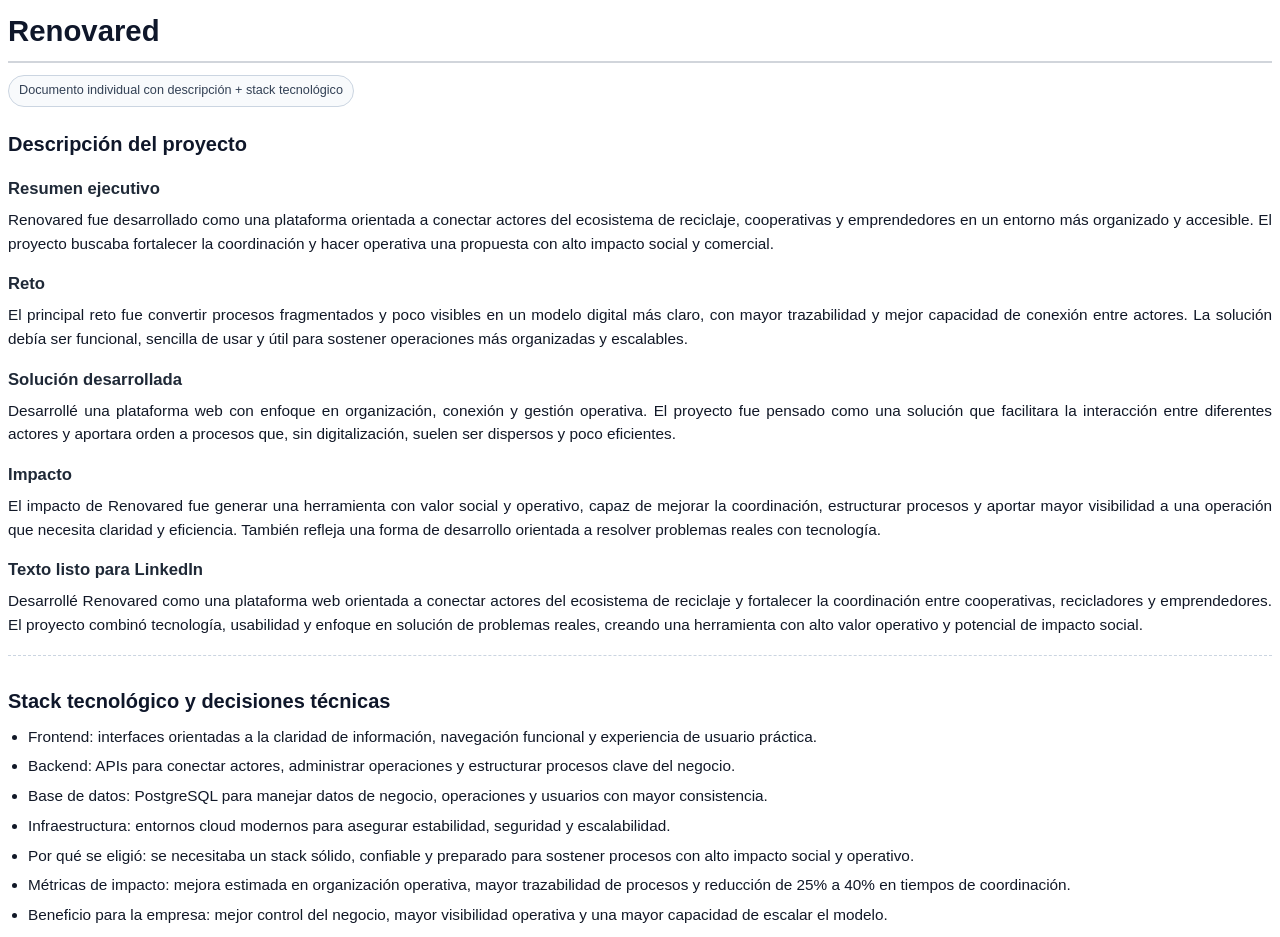
<file: PDF_Proyectos_LinkedIn/Renovared.html>
﻿<!doctype html>
<html lang="es">
<head>
  <meta charset="utf-8" />
  <meta name="viewport" content="width=device-width, initial-scale=1" />
  <title>Renovared - Proyecto LinkedIn</title>
  <style>
    @page { size: A4; margin: 18mm; }
    body {
      font-family: "Segoe UI", Tahoma, Arial, sans-serif;
      color: #111827;
      line-height: 1.55;
      font-size: 11.5pt;
    }
    h1 {
      font-size: 22pt;
      margin: 0 0 8px 0;
      color: #0f172a;
      border-bottom: 2px solid #d1d5db;
      padding-bottom: 8px;
    }
    h2 {
      font-size: 15pt;
      margin: 22px 0 8px;
      color: #0f172a;
    }
    h3 {
      font-size: 12.5pt;
      margin: 16px 0 6px;
      color: #1f2937;
    }
    p { margin: 0 0 9px; text-align: justify; }
    ul { margin: 0 0 10px 20px; padding: 0; }
    li { margin-bottom: 6px; }
    .badge {
      display: inline-block;
      margin-top: 4px;
      padding: 5px 10px;
      font-size: 9.5pt;
      border: 1px solid #cbd5e1;
      border-radius: 999px;
      color: #334155;
      background: #f8fafc;
    }
    .stack-block {
      margin-top: 18px;
      padding-top: 8px;
      border-top: 1px dashed #cbd5e1;
    }
  </style>
</head>
<body>
  <h1>Renovared</h1>
  <span class="badge">Documento individual con descripción + stack tecnológico</span>

  <h2>Descripción del proyecto</h2>
  <h3>Resumen ejecutivo</h3>
<p>Renovared fue desarrollado como una plataforma orientada a conectar actores del ecosistema de reciclaje, cooperativas y emprendedores en un entorno m&#225;s organizado y accesible. El proyecto buscaba fortalecer la coordinaci&#243;n y hacer operativa una propuesta con alto impacto social y comercial.</p>
<h3>Reto</h3>
<p>El principal reto fue convertir procesos fragmentados y poco visibles en un modelo digital m&#225;s claro, con mayor trazabilidad y mejor capacidad de conexi&#243;n entre actores. La soluci&#243;n deb&#237;a ser funcional, sencilla de usar y &#250;til para sostener operaciones m&#225;s organizadas y escalables.</p>
<h3>Soluci&#243;n desarrollada</h3>
<p>Desarroll&#233; una plataforma web con enfoque en organizaci&#243;n, conexi&#243;n y gesti&#243;n operativa. El proyecto fue pensado como una soluci&#243;n que facilitara la interacci&#243;n entre diferentes actores y aportara orden a procesos que, sin digitalizaci&#243;n, suelen ser dispersos y poco eficientes.</p>
<h3>Impacto</h3>
<p>El impacto de Renovared fue generar una herramienta con valor social y operativo, capaz de mejorar la coordinaci&#243;n, estructurar procesos y aportar mayor visibilidad a una operaci&#243;n que necesita claridad y eficiencia. Tambi&#233;n refleja una forma de desarrollo orientada a resolver problemas reales con tecnolog&#237;a.</p>
<h3>Texto listo para LinkedIn</h3>
<p>Desarroll&#233; Renovared como una plataforma web orientada a conectar actores del ecosistema de reciclaje y fortalecer la coordinaci&#243;n entre cooperativas, recicladores y emprendedores. El proyecto combin&#243; tecnolog&#237;a, usabilidad y enfoque en soluci&#243;n de problemas reales, creando una herramienta con alto valor operativo y potencial de impacto social.</p>


  <div class="stack-block">
    <h2>Stack tecnológico y decisiones técnicas</h2>
    <ul>
<li>Frontend: interfaces orientadas a la claridad de informaci&#243;n, navegaci&#243;n funcional y experiencia de usuario pr&#225;ctica.</li>
<li>Backend: APIs para conectar actores, administrar operaciones y estructurar procesos clave del negocio.</li>
<li>Base de datos: PostgreSQL para manejar datos de negocio, operaciones y usuarios con mayor consistencia.</li>
<li>Infraestructura: entornos cloud modernos para asegurar estabilidad, seguridad y escalabilidad.</li>
<li>Por qu&#233; se eligi&#243;: se necesitaba un stack s&#243;lido, confiable y preparado para sostener procesos con alto impacto social y operativo.</li>
<li>M&#233;tricas de impacto: mejora estimada en organizaci&#243;n operativa, mayor trazabilidad de procesos y reducci&#243;n de 25% a 40% en tiempos de coordinaci&#243;n.</li>
<li>Beneficio para la empresa: mejor control del negocio, mayor visibilidad operativa y una mayor capacidad de escalar el modelo.</li>
</ul>

  </div>
</body>
</html>
</file>
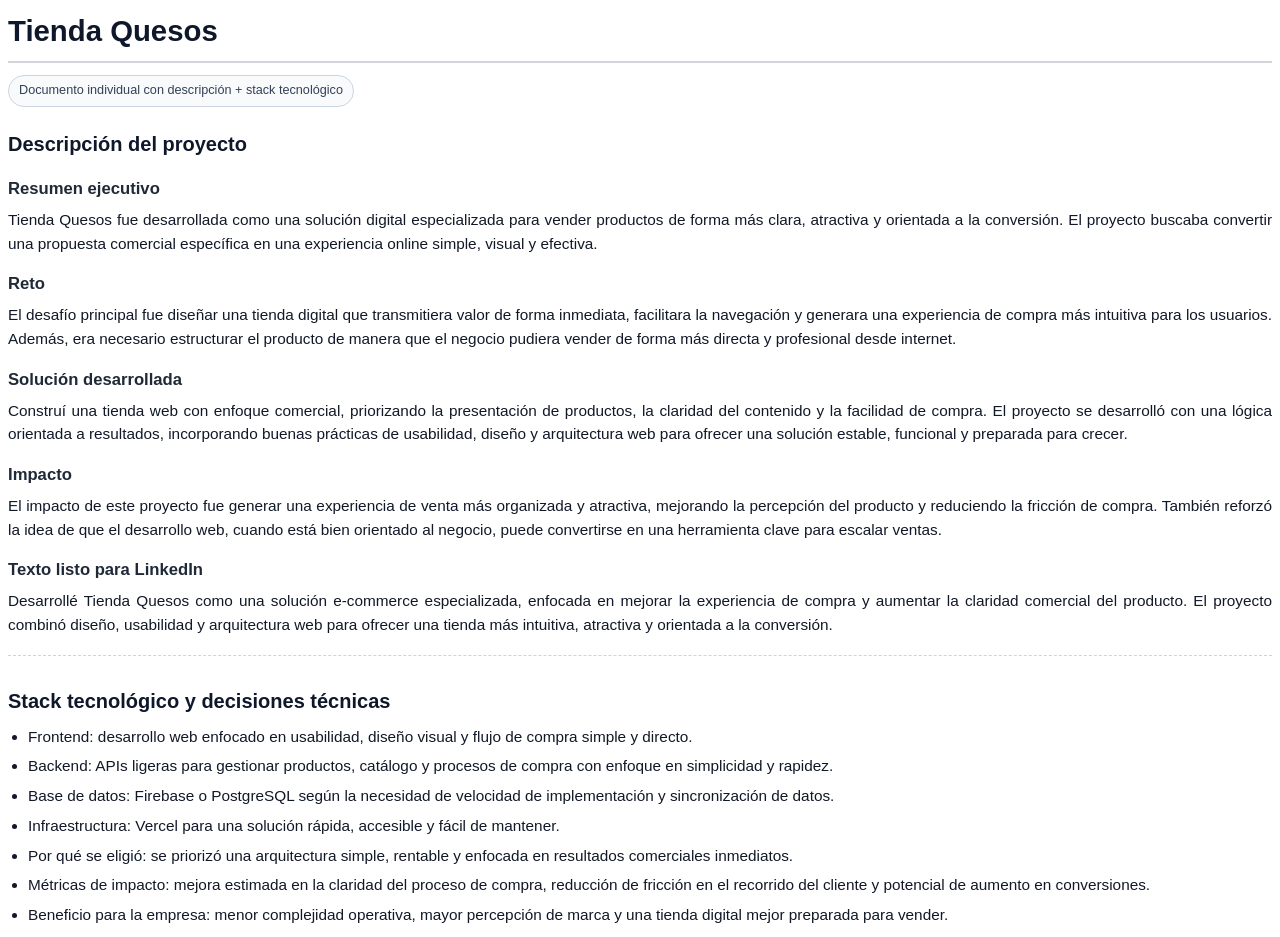
<file: PDF_Proyectos_LinkedIn/Tienda Quesos.html>
﻿<!doctype html>
<html lang="es">
<head>
  <meta charset="utf-8" />
  <meta name="viewport" content="width=device-width, initial-scale=1" />
  <title>Tienda Quesos - Proyecto LinkedIn</title>
  <style>
    @page { size: A4; margin: 18mm; }
    body {
      font-family: "Segoe UI", Tahoma, Arial, sans-serif;
      color: #111827;
      line-height: 1.55;
      font-size: 11.5pt;
    }
    h1 {
      font-size: 22pt;
      margin: 0 0 8px 0;
      color: #0f172a;
      border-bottom: 2px solid #d1d5db;
      padding-bottom: 8px;
    }
    h2 {
      font-size: 15pt;
      margin: 22px 0 8px;
      color: #0f172a;
    }
    h3 {
      font-size: 12.5pt;
      margin: 16px 0 6px;
      color: #1f2937;
    }
    p { margin: 0 0 9px; text-align: justify; }
    ul { margin: 0 0 10px 20px; padding: 0; }
    li { margin-bottom: 6px; }
    .badge {
      display: inline-block;
      margin-top: 4px;
      padding: 5px 10px;
      font-size: 9.5pt;
      border: 1px solid #cbd5e1;
      border-radius: 999px;
      color: #334155;
      background: #f8fafc;
    }
    .stack-block {
      margin-top: 18px;
      padding-top: 8px;
      border-top: 1px dashed #cbd5e1;
    }
  </style>
</head>
<body>
  <h1>Tienda Quesos</h1>
  <span class="badge">Documento individual con descripción + stack tecnológico</span>

  <h2>Descripción del proyecto</h2>
  <h3>Resumen ejecutivo</h3>
<p>Tienda Quesos fue desarrollada como una soluci&#243;n digital especializada para vender productos de forma m&#225;s clara, atractiva y orientada a la conversi&#243;n. El proyecto buscaba convertir una propuesta comercial espec&#237;fica en una experiencia online simple, visual y efectiva.</p>
<h3>Reto</h3>
<p>El desaf&#237;o principal fue dise&#241;ar una tienda digital que transmitiera valor de forma inmediata, facilitara la navegaci&#243;n y generara una experiencia de compra m&#225;s intuitiva para los usuarios. Adem&#225;s, era necesario estructurar el producto de manera que el negocio pudiera vender de forma m&#225;s directa y profesional desde internet.</p>
<h3>Soluci&#243;n desarrollada</h3>
<p>Constru&#237; una tienda web con enfoque comercial, priorizando la presentaci&#243;n de productos, la claridad del contenido y la facilidad de compra. El proyecto se desarroll&#243; con una l&#243;gica orientada a resultados, incorporando buenas pr&#225;cticas de usabilidad, dise&#241;o y arquitectura web para ofrecer una soluci&#243;n estable, funcional y preparada para crecer.</p>
<h3>Impacto</h3>
<p>El impacto de este proyecto fue generar una experiencia de venta m&#225;s organizada y atractiva, mejorando la percepci&#243;n del producto y reduciendo la fricci&#243;n de compra. Tambi&#233;n reforz&#243; la idea de que el desarrollo web, cuando est&#225; bien orientado al negocio, puede convertirse en una herramienta clave para escalar ventas.</p>
<h3>Texto listo para LinkedIn</h3>
<p>Desarroll&#233; Tienda Quesos como una soluci&#243;n e-commerce especializada, enfocada en mejorar la experiencia de compra y aumentar la claridad comercial del producto. El proyecto combin&#243; dise&#241;o, usabilidad y arquitectura web para ofrecer una tienda m&#225;s intuitiva, atractiva y orientada a la conversi&#243;n.</p>


  <div class="stack-block">
    <h2>Stack tecnológico y decisiones técnicas</h2>
    <ul>
<li>Frontend: desarrollo web enfocado en usabilidad, dise&#241;o visual y flujo de compra simple y directo.</li>
<li>Backend: APIs ligeras para gestionar productos, cat&#225;logo y procesos de compra con enfoque en simplicidad y rapidez.</li>
<li>Base de datos: Firebase o PostgreSQL seg&#250;n la necesidad de velocidad de implementaci&#243;n y sincronizaci&#243;n de datos.</li>
<li>Infraestructura: Vercel para una soluci&#243;n r&#225;pida, accesible y f&#225;cil de mantener.</li>
<li>Por qu&#233; se eligi&#243;: se prioriz&#243; una arquitectura simple, rentable y enfocada en resultados comerciales inmediatos.</li>
<li>M&#233;tricas de impacto: mejora estimada en la claridad del proceso de compra, reducci&#243;n de fricci&#243;n en el recorrido del cliente y potencial de aumento en conversiones.</li>
<li>Beneficio para la empresa: menor complejidad operativa, mayor percepci&#243;n de marca y una tienda digital mejor preparada para vender.</li>
</ul>

  </div>
</body>
</html>
</file>
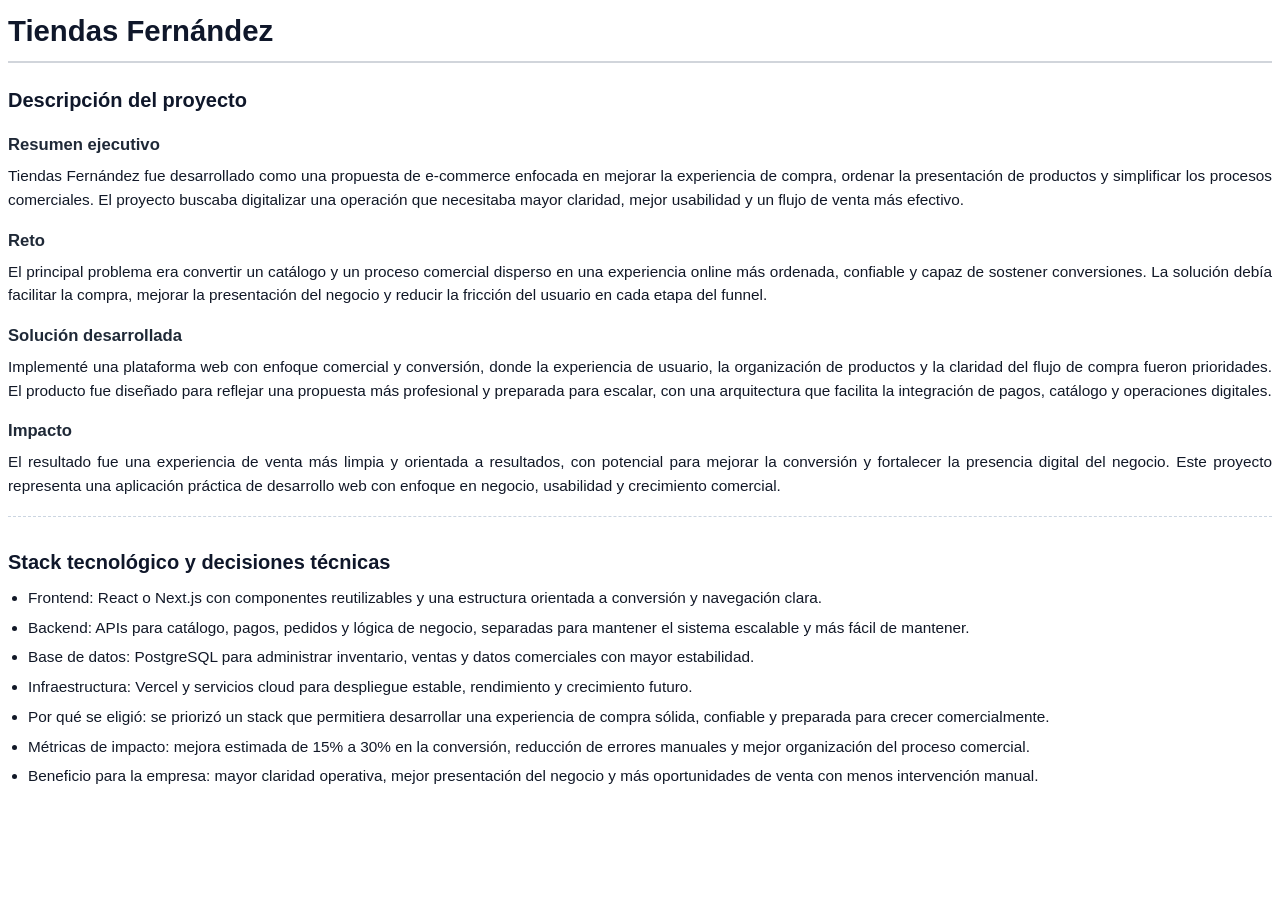
<file: PDF_Proyectos_LinkedIn/Tiendas Fernández.html>
﻿<!doctype html>
<html lang="es">
<head>
  <meta charset="utf-8" />
  <meta name="viewport" content="width=device-width, initial-scale=1" />
  <title>Tiendas Fern&#225;ndez - Proyecto LinkedIn</title>
  <style>
    @page { size: A4; margin: 18mm; }
    body {
      font-family: "Segoe UI", Tahoma, Arial, sans-serif;
      color: #111827;
      line-height: 1.55;
      font-size: 11.5pt;
    }
    h1 {
      font-size: 22pt;
      margin: 0 0 8px 0;
      color: #0f172a;
      border-bottom: 2px solid #d1d5db;
      padding-bottom: 8px;
    }
    h2 {
      font-size: 15pt;
      margin: 22px 0 8px;
      color: #0f172a;
    }
    h3 {
      font-size: 12.5pt;
      margin: 16px 0 6px;
      color: #1f2937;
    }
    p { margin: 0 0 9px; text-align: justify; }
    ul { margin: 0 0 10px 20px; padding: 0; }
    li { margin-bottom: 6px; }
    .badge {
      display: inline-block;
      margin-top: 4px;
      padding: 5px 10px;
      font-size: 9.5pt;
      border: 1px solid #cbd5e1;
      border-radius: 999px;
      color: #334155;
      background: #f8fafc;
    }
    .stack-block {
      margin-top: 18px;
      padding-top: 8px;
      border-top: 1px dashed #cbd5e1;
    }
  </style>
</head>
<body>
  <h1>Tiendas Fern&#225;ndez</h1>

  <h2>Descripción del proyecto</h2>
  <h3>Resumen ejecutivo</h3>
<p>Tiendas Fern&#225;ndez fue desarrollado como una propuesta de e-commerce enfocada en mejorar la experiencia de compra, ordenar la presentaci&#243;n de productos y simplificar los procesos comerciales. El proyecto buscaba digitalizar una operaci&#243;n que necesitaba mayor claridad, mejor usabilidad y un flujo de venta m&#225;s efectivo.</p>
<h3>Reto</h3>
<p>El principal problema era convertir un cat&#225;logo y un proceso comercial disperso en una experiencia online m&#225;s ordenada, confiable y capaz de sostener conversiones. La soluci&#243;n deb&#237;a facilitar la compra, mejorar la presentaci&#243;n del negocio y reducir la fricci&#243;n del usuario en cada etapa del funnel.</p>
<h3>Soluci&#243;n desarrollada</h3>
<p>Implement&#233; una plataforma web con enfoque comercial y conversi&#243;n, donde la experiencia de usuario, la organizaci&#243;n de productos y la claridad del flujo de compra fueron prioridades. El producto fue dise&#241;ado para reflejar una propuesta m&#225;s profesional y preparada para escalar, con una arquitectura que facilita la integraci&#243;n de pagos, cat&#225;logo y operaciones digitales.</p>
<h3>Impacto</h3>
<p>El resultado fue una experiencia de venta m&#225;s limpia y orientada a resultados, con potencial para mejorar la conversi&#243;n y fortalecer la presencia digital del negocio. Este proyecto representa una aplicaci&#243;n pr&#225;ctica de desarrollo web con enfoque en negocio, usabilidad y crecimiento comercial.</p>

  <div class="stack-block">
    <h2>Stack tecnológico y decisiones técnicas</h2>
    <ul>
<li>Frontend: React o Next.js con componentes reutilizables y una estructura orientada a conversi&#243;n y navegaci&#243;n clara.</li>
<li>Backend: APIs para cat&#225;logo, pagos, pedidos y l&#243;gica de negocio, separadas para mantener el sistema escalable y m&#225;s f&#225;cil de mantener.</li>
<li>Base de datos: PostgreSQL para administrar inventario, ventas y datos comerciales con mayor estabilidad.</li>
<li>Infraestructura: Vercel y servicios cloud para despliegue estable, rendimiento y crecimiento futuro.</li>
<li>Por qu&#233; se eligi&#243;: se prioriz&#243; un stack que permitiera desarrollar una experiencia de compra s&#243;lida, confiable y preparada para crecer comercialmente.</li>
<li>M&#233;tricas de impacto: mejora estimada de 15% a 30% en la conversi&#243;n, reducci&#243;n de errores manuales y mejor organizaci&#243;n del proceso comercial.</li>
<li>Beneficio para la empresa: mayor claridad operativa, mejor presentaci&#243;n del negocio y m&#225;s oportunidades de venta con menos intervenci&#243;n manual.</li>
</ul>

  </div>
</body>
</html>
</file>
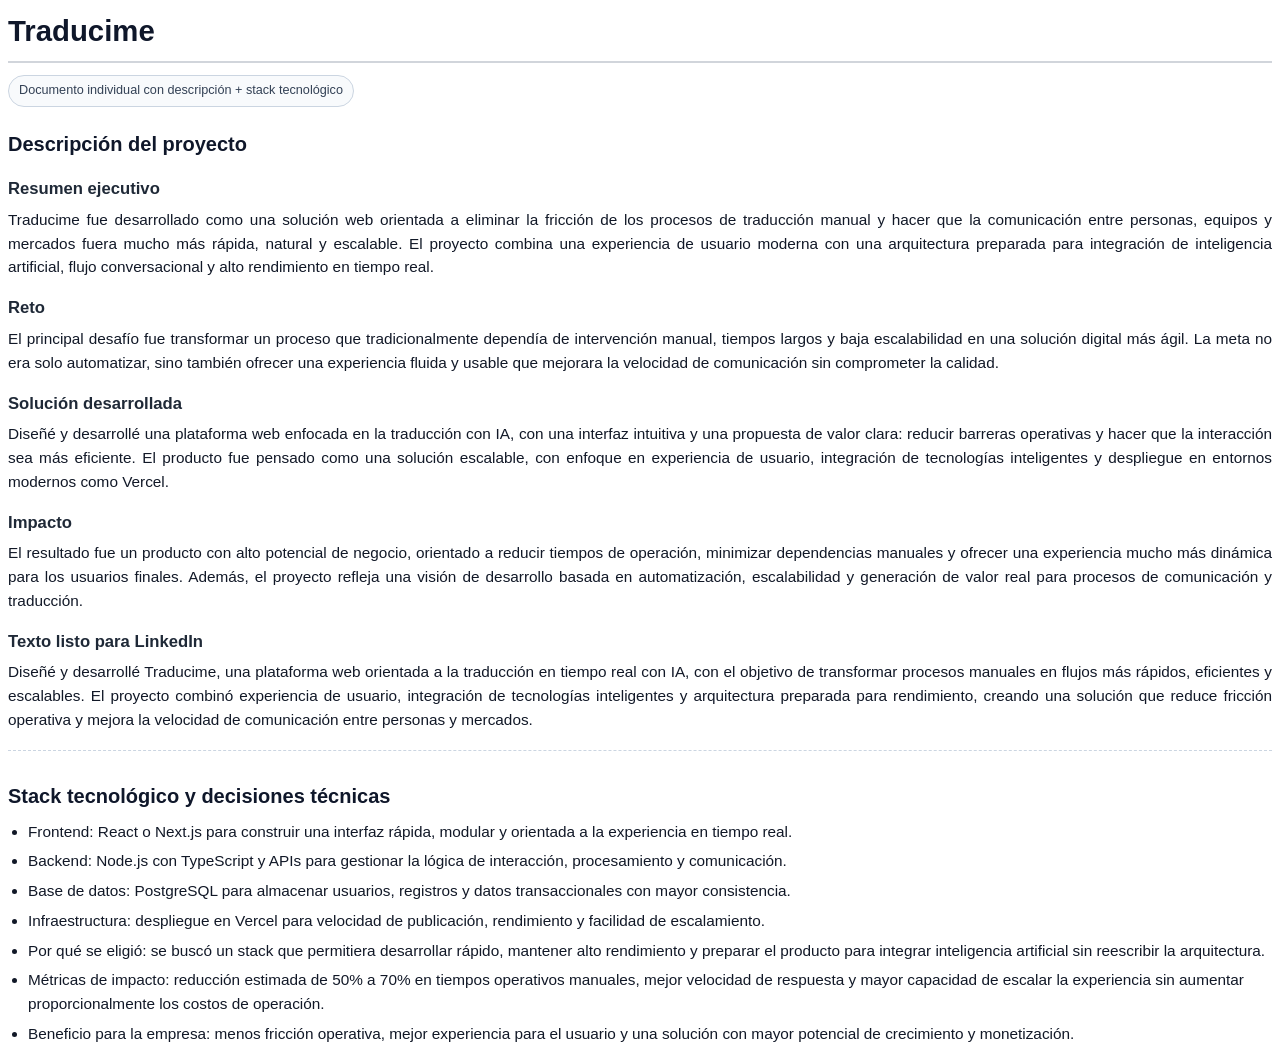
<file: PDF_Proyectos_LinkedIn/Traducime.html>
﻿<!doctype html>
<html lang="es">
<head>
  <meta charset="utf-8" />
  <meta name="viewport" content="width=device-width, initial-scale=1" />
  <title>Traducime - Proyecto LinkedIn</title>
  <style>
    @page { size: A4; margin: 18mm; }
    body {
      font-family: "Segoe UI", Tahoma, Arial, sans-serif;
      color: #111827;
      line-height: 1.55;
      font-size: 11.5pt;
    }
    h1 {
      font-size: 22pt;
      margin: 0 0 8px 0;
      color: #0f172a;
      border-bottom: 2px solid #d1d5db;
      padding-bottom: 8px;
    }
    h2 {
      font-size: 15pt;
      margin: 22px 0 8px;
      color: #0f172a;
    }
    h3 {
      font-size: 12.5pt;
      margin: 16px 0 6px;
      color: #1f2937;
    }
    p { margin: 0 0 9px; text-align: justify; }
    ul { margin: 0 0 10px 20px; padding: 0; }
    li { margin-bottom: 6px; }
    .badge {
      display: inline-block;
      margin-top: 4px;
      padding: 5px 10px;
      font-size: 9.5pt;
      border: 1px solid #cbd5e1;
      border-radius: 999px;
      color: #334155;
      background: #f8fafc;
    }
    .stack-block {
      margin-top: 18px;
      padding-top: 8px;
      border-top: 1px dashed #cbd5e1;
    }
  </style>
</head>
<body>
  <h1>Traducime</h1>
  <span class="badge">Documento individual con descripción + stack tecnológico</span>

  <h2>Descripción del proyecto</h2>
  <h3>Resumen ejecutivo</h3>
<p>Traducime fue desarrollado como una soluci&#243;n web orientada a eliminar la fricci&#243;n de los procesos de traducci&#243;n manual y hacer que la comunicaci&#243;n entre personas, equipos y mercados fuera mucho m&#225;s r&#225;pida, natural y escalable. El proyecto combina una experiencia de usuario moderna con una arquitectura preparada para integraci&#243;n de inteligencia artificial, flujo conversacional y alto rendimiento en tiempo real.</p>
<h3>Reto</h3>
<p>El principal desaf&#237;o fue transformar un proceso que tradicionalmente depend&#237;a de intervenci&#243;n manual, tiempos largos y baja escalabilidad en una soluci&#243;n digital m&#225;s &#225;gil. La meta no era solo automatizar, sino tambi&#233;n ofrecer una experiencia fluida y usable que mejorara la velocidad de comunicaci&#243;n sin comprometer la calidad.</p>
<h3>Soluci&#243;n desarrollada</h3>
<p>Dise&#241;&#233; y desarroll&#233; una plataforma web enfocada en la traducci&#243;n con IA, con una interfaz intuitiva y una propuesta de valor clara: reducir barreras operativas y hacer que la interacci&#243;n sea m&#225;s eficiente. El producto fue pensado como una soluci&#243;n escalable, con enfoque en experiencia de usuario, integraci&#243;n de tecnolog&#237;as inteligentes y despliegue en entornos modernos como Vercel.</p>
<h3>Impacto</h3>
<p>El resultado fue un producto con alto potencial de negocio, orientado a reducir tiempos de operaci&#243;n, minimizar dependencias manuales y ofrecer una experiencia mucho m&#225;s din&#225;mica para los usuarios finales. Adem&#225;s, el proyecto refleja una visi&#243;n de desarrollo basada en automatizaci&#243;n, escalabilidad y generaci&#243;n de valor real para procesos de comunicaci&#243;n y traducci&#243;n.</p>
<h3>Texto listo para LinkedIn</h3>
<p>Dise&#241;&#233; y desarroll&#233; Traducime, una plataforma web orientada a la traducci&#243;n en tiempo real con IA, con el objetivo de transformar procesos manuales en flujos m&#225;s r&#225;pidos, eficientes y escalables. El proyecto combin&#243; experiencia de usuario, integraci&#243;n de tecnolog&#237;as inteligentes y arquitectura preparada para rendimiento, creando una soluci&#243;n que reduce fricci&#243;n operativa y mejora la velocidad de comunicaci&#243;n entre personas y mercados.</p>


  <div class="stack-block">
    <h2>Stack tecnológico y decisiones técnicas</h2>
    <ul>
<li>Frontend: React o Next.js para construir una interfaz r&#225;pida, modular y orientada a la experiencia en tiempo real.</li>
<li>Backend: Node.js con TypeScript y APIs para gestionar la l&#243;gica de interacci&#243;n, procesamiento y comunicaci&#243;n.</li>
<li>Base de datos: PostgreSQL para almacenar usuarios, registros y datos transaccionales con mayor consistencia.</li>
<li>Infraestructura: despliegue en Vercel para velocidad de publicaci&#243;n, rendimiento y facilidad de escalamiento.</li>
<li>Por qu&#233; se eligi&#243;: se busc&#243; un stack que permitiera desarrollar r&#225;pido, mantener alto rendimiento y preparar el producto para integrar inteligencia artificial sin reescribir la arquitectura.</li>
<li>M&#233;tricas de impacto: reducci&#243;n estimada de 50% a 70% en tiempos operativos manuales, mejor velocidad de respuesta y mayor capacidad de escalar la experiencia sin aumentar proporcionalmente los costos de operaci&#243;n.</li>
<li>Beneficio para la empresa: menos fricci&#243;n operativa, mejor experiencia para el usuario y una soluci&#243;n con mayor potencial de crecimiento y monetizaci&#243;n.</li>
</ul>

  </div>
</body>
</html>
</file>
<file: styles.css>
/* Fonts */
@import url('https://fonts.googleapis.com/css2?family=Inter:wght@400;500;600;700;800;900&display=swap');

:root {
    --header-height: 4.75rem;
    --bg: #09090b;
    --bg-elevated: rgba(17, 17, 23, 0.82);
    --surface: rgba(255, 255, 255, 0.04);
    --surface-strong: rgba(255, 255, 255, 0.07);
    --border: rgba(255, 255, 255, 0.1);
    --border-strong: rgba(255, 255, 255, 0.18);
    --text: #e5e7eb;
    --text-muted: #9ca3af;
    --text-soft: #cbd5e1;
    --title: #f8fafc;
    --accent: #60a5fa;
    --accent-strong: #7c3aed;
    --accent-cyan: #22d3ee;
    --shadow: 0 24px 70px rgba(0, 0, 0, 0.5);
    --radius-xl: 1.5rem;
    --radius-lg: 1.125rem;
    --radius-md: 0.875rem;
    --radius-sm: 0.65rem;
    --container: 1180px;
    --transition: 220ms ease;
}

* {
    box-sizing: border-box;
    margin: 0;
    padding: 0;
}

html {
    scroll-behavior: smooth;
    background: var(--bg);
}

body {
    font-family: 'Inter', sans-serif;
    background:
        radial-gradient(circle at top left, rgba(96, 165, 250, 0.16), transparent 30%),
        radial-gradient(circle at top right, rgba(124, 58, 237, 0.14), transparent 35%),
        linear-gradient(180deg, #09090b 0%, #070709 100%);
    color: var(--text);
    line-height: 1.6;
    min-height: 100vh;
    overflow-x: hidden;
}

body::before {
    content: '';
    position: fixed;
    inset: 0;
    pointer-events: none;
    background-image: linear-gradient(rgba(255, 255, 255, 0.03) 1px, transparent 1px), linear-gradient(90deg, rgba(255, 255, 255, 0.03) 1px, transparent 1px);
    background-size: 48px 48px;
    -webkit-mask-image: linear-gradient(180deg, rgba(0, 0, 0, 0.45), transparent 85%);
    mask-image: linear-gradient(180deg, rgba(0, 0, 0, 0.45), transparent 85%);
    opacity: 0.35;
}

h1,
h2,
h3,
h4 {
    color: var(--title);
    line-height: 1.1;
    letter-spacing: -0.04em;
}

a {
    color: inherit;
    text-decoration: none;
}

img {
    display: block;
    max-width: 100%;
}

button,
input,
textarea {
    font: inherit;
}

button {
    border: 0;
    background: none;
    color: inherit;
    cursor: pointer;
}

ul {
    list-style: none;
}

.container {
    width: min(100% - 2rem, var(--container));
    margin: 0 auto;
}

.section {
    padding: 5.75rem 0;
    scroll-margin-top: calc(var(--header-height) + 1.5rem);
}

.section__eyebrow {
    display: inline-flex;
    align-items: center;
    gap: 0.5rem;
    margin-bottom: 1rem;
    color: var(--accent-cyan);
    font-size: 0.8rem;
    font-weight: 700;
    letter-spacing: 0.18em;
    text-transform: uppercase;
}

.section__eyebrow::before {
    content: '';
    width: 2.1rem;
    height: 1px;
    background: linear-gradient(90deg, var(--accent-cyan), transparent);
}

.section__title {
    font-size: clamp(2rem, 4vw, 3.35rem);
    margin-bottom: 0.85rem;
    max-width: 16ch;
}

.section__subtitle {
    max-width: 62ch;
    margin-bottom: 2.5rem;
    color: var(--text-muted);
    font-size: 1.03rem;
}

.header {
    position: sticky;
    top: 0;
    z-index: 100;
    -webkit-backdrop-filter: blur(18px);
    backdrop-filter: blur(18px);
    background: rgba(9, 9, 11, 0.72);
    border-bottom: 1px solid transparent;
    transition: border-color var(--transition), background var(--transition), box-shadow var(--transition);
}

.header.is-scrolled {
    border-bottom-color: var(--border);
    background: rgba(9, 9, 11, 0.88);
    box-shadow: 0 10px 40px rgba(0, 0, 0, 0.35);
}

.nav {
    min-height: var(--header-height);
    display: flex;
    align-items: center;
    justify-content: space-between;
    gap: 1rem;
}

.nav__brand {
    display: inline-flex;
    align-items: center;
    gap: 0.95rem;
    min-width: 0;
}

.nav__brand-logo {
    width: 3.5rem;
    height: 3.5rem;
    object-fit: contain;
    display: block;
    border-radius: 0.9rem;
    padding: 0.2rem;
    background: rgba(15, 23, 42, 0.55);
    box-shadow: 0 10px 26px rgba(56, 189, 248, 0.2);
}

.nav__brand-text {
    display: flex;
    flex-direction: column;
    min-width: 0;
}

.nav__brand-text strong {
    font-size: 0.98rem;
}

.nav__brand-text small {
    color: var(--text-muted);
    font-size: 0.8rem;
}

.nav__menu {
    display: flex;
    align-items: center;
    gap: 1.2rem;
}

.nav__list {
    display: flex;
    align-items: center;
    gap: 1.4rem;
}

.nav__link {
    position: relative;
    color: var(--text-soft);
    font-size: 0.95rem;
    font-weight: 600;
    transition: color var(--transition);
}

.nav__link::after {
    content: '';
    position: absolute;
    left: 0;
    bottom: -0.4rem;
    width: 100%;
    height: 2px;
    border-radius: 999px;
    background: linear-gradient(90deg, var(--accent), var(--accent-strong));
    transform: scaleX(0);
    transform-origin: left;
    transition: transform var(--transition);
}

.nav__link:hover,
.nav__link.active {
    color: white;
}

.nav__link:hover::after,
.nav__link.active::after {
    transform: scaleX(1);
}

.nav__toggle,
.nav__close {
    display: none;
    width: 2.75rem;
    height: 2.75rem;
    border-radius: 0.85rem;
    align-items: center;
    justify-content: center;
    color: white;
    background: var(--surface);
    border: 1px solid var(--border);
}

.language-toggle {
    display: inline-flex;
    align-items: center;
    gap: 0.55rem;
    padding: 0.35rem 0.55rem;
    border-radius: 999px;
    background: rgba(255, 255, 255, 0.04);
    border: 1px solid var(--border);
    color: var(--title);
    font-size: 0.75rem;
    font-weight: 800;
    letter-spacing: 0.08em;
    text-transform: uppercase;
    transition: border-color var(--transition), background var(--transition), transform var(--transition);
}

.language-toggle:hover {
    border-color: rgba(96, 165, 250, 0.4);
    background: rgba(96, 165, 250, 0.08);
    transform: translateY(-1px);
}

.language-toggle__track {
    width: 2.15rem;
    height: 1.15rem;
    border-radius: 999px;
    background: rgba(255, 255, 255, 0.12);
    display: inline-flex;
    align-items: center;
    padding: 0.13rem;
}

.language-toggle__thumb {
    width: 0.9rem;
    height: 0.9rem;
    border-radius: 50%;
    background: linear-gradient(135deg, var(--accent), var(--accent-strong));
    transform: translateX(0);
    transition: transform 220ms ease;
}

body.lang-en .language-toggle__thumb {
    transform: translateX(0.95rem);
}

.language-toggle__label {
    opacity: 0.5;
    transition: opacity 220ms ease;
}

body:not(.lang-en) .language-toggle__label--left,
body.lang-en .language-toggle__label--right {
    opacity: 1;
}

.button {
    display: inline-flex;
    align-items: center;
    justify-content: center;
    gap: 0.65rem;
    min-height: 3.05rem;
    padding: 0.95rem 1.25rem;
    border-radius: 999px;
    font-size: 0.95rem;
    font-weight: 700;
    transition: transform var(--transition), box-shadow var(--transition), border-color var(--transition), background var(--transition), color var(--transition);
    box-shadow: none;
}

.button:hover {
    transform: translateY(-2px);
}

.button--primary {
    color: #fff;
    background: linear-gradient(135deg, var(--accent), var(--accent-strong));
    box-shadow: 0 18px 44px rgba(96, 165, 250, 0.22);
}

.button--primary:hover {
    box-shadow: 0 22px 60px rgba(124, 58, 237, 0.25);
}

.button--ghost {
    color: var(--title);
    background: rgba(255, 255, 255, 0.03);
    border: 1px solid var(--border-strong);
}

.button--ghost:hover {
    border-color: rgba(96, 165, 250, 0.45);
    background: rgba(96, 165, 250, 0.08);
}

.button--small {
    min-height: 2.6rem;
    padding: 0.75rem 1rem;
    font-size: 0.9rem;
}

.button--block {
    width: 100%;
}

.hero {
    padding-top: 4rem;
}

.hero__grid {
    display: grid;
    grid-template-columns: minmax(0, 1.12fr) minmax(320px, 0.88fr);
    gap: 2rem;
    align-items: center;
    min-height: calc(100vh - var(--header-height));
}

.hero__copy h1 {
    font-size: clamp(2.9rem, 6vw, 5.35rem);
    max-width: 12ch;
    margin-bottom: 1.25rem;
}

.hero__subtitle {
    max-width: 56ch;
    color: var(--text-soft);
    font-size: 1.08rem;
    margin-bottom: 2rem;
}

.hero__actions {
    display: flex;
    flex-wrap: wrap;
    gap: 0.9rem;
    margin-bottom: 2rem;
}

.hero__stats {
    display: grid;
    grid-template-columns: repeat(3, minmax(0, 1fr));
    gap: 1rem;
    margin-bottom: 1.5rem;
}

.hero__stat,
.metric-card,
.service-card,
.case-card,
.why__card,
.contact-form,
.contact-pill,
.hero__panel-window {
    background: var(--surface);
    border: 1px solid var(--border);
    border-radius: var(--radius-xl);
    box-shadow: var(--shadow);
    -webkit-backdrop-filter: blur(18px);
    backdrop-filter: blur(18px);
}

.hero__stat {
    padding: 1rem 1.1rem;
}

.hero__stat strong {
    display: block;
    color: white;
    font-size: 1.5rem;
    margin-bottom: 0.35rem;
}

.hero__stat span {
    color: var(--text-muted);
    font-size: 0.93rem;
}

.hero__notes {
    display: flex;
    flex-wrap: wrap;
    gap: 0.75rem;
}

.hero__notes span,
.case-card__tag,
.why__label {
    display: inline-flex;
    align-items: center;
    gap: 0.45rem;
    padding: 0.5rem 0.85rem;
    border-radius: 999px;
    background: rgba(255, 255, 255, 0.04);
    border: 1px solid var(--border);
    color: var(--text-soft);
    font-size: 0.88rem;
    font-weight: 600;
}

.hero__panel {
    position: relative;
}

.hero__panel-window {
    padding: 1rem;
    border-radius: 1.75rem;
    background:
        radial-gradient(circle at top left, rgba(96, 165, 250, 0.15), transparent 30%),
        radial-gradient(circle at bottom right, rgba(124, 58, 237, 0.15), transparent 30%),
        rgba(255, 255, 255, 0.04);
}

.hero__window-bar {
    display: flex;
    gap: 0.45rem;
    margin-bottom: 1rem;
}

.hero__window-bar span {
    width: 0.7rem;
    height: 0.7rem;
    border-radius: 50%;
    background: rgba(255, 255, 255, 0.16);
}

.hero__panel-content {
    padding: 1.25rem;
    border-radius: 1.35rem;
    border: 1px solid rgba(255, 255, 255, 0.09);
    background: linear-gradient(180deg, rgba(17, 17, 23, 0.72), rgba(12, 12, 16, 0.85));
}

.hero__panel-label {
    color: var(--accent-cyan);
    font-size: 0.78rem;
    font-weight: 800;
    letter-spacing: 0.16em;
    text-transform: uppercase;
    margin-bottom: 1rem;
}

.hero__panel-content h2 {
    font-size: clamp(1.65rem, 4vw, 2.4rem);
    margin-bottom: 1rem;
    max-width: 12ch;
}

.hero__bullet-list {
    display: grid;
    gap: 0.85rem;
    color: var(--text-soft);
}

.hero__bullet-list li {
    padding-left: 1.25rem;
    position: relative;
}

.hero__bullet-list li::before {
    content: '';
    position: absolute;
    left: 0;
    top: 0.7rem;
    width: 0.45rem;
    height: 0.45rem;
    border-radius: 50%;
    background: linear-gradient(135deg, var(--accent), var(--accent-strong));
}

.hero__panel-foot {
    display: grid;
    grid-template-columns: repeat(2, minmax(0, 1fr));
    gap: 1rem;
    padding-top: 1rem;
}

.hero__panel-foot div {
    padding: 1rem 1.1rem;
    border-radius: var(--radius-lg);
    background: rgba(255, 255, 255, 0.04);
    border: 1px solid var(--border);
}

.hero__panel-foot strong,
.metric-card strong {
    display: block;
    margin-bottom: 0.35rem;
    font-size: 1.05rem;
    color: white;
}

.hero__panel-foot span,
.metric-card span,
.service-card p,
.case-card p,
.why__card p,
.contact-form__hint,
.footer p {
    color: var(--text-muted);
}

.services__grid {
    display: grid;
    grid-template-columns: repeat(12, minmax(0, 1fr));
    gap: 1.1rem;
}

.service-card {
    padding: 1.5rem;
    border-radius: 1.4rem;
    min-height: 100%;
}

.service-card--featured {
    grid-column: span 6;
}

.service-card:nth-child(2),
.service-card:nth-child(3) {
    grid-column: span 3;
}

.service-card__icon {
    width: 3.2rem;
    height: 3.2rem;
    border-radius: 1rem;
    display: grid;
    place-items: center;
    color: white;
    background: linear-gradient(145deg, rgba(96, 165, 250, 0.92), rgba(124, 58, 237, 0.9));
    margin-bottom: 1rem;
}

.service-card h3 {
    font-size: 1.3rem;
    margin-bottom: 0.8rem;
}

.service-card ul {
    display: grid;
    gap: 0.65rem;
    margin-top: 1rem;
}

.service-card li {
    position: relative;
    padding-left: 1.15rem;
    color: var(--text-soft);
}

.service-card li::before {
    content: '';
    position: absolute;
    left: 0;
    top: 0.7rem;
    width: 0.4rem;
    height: 0.4rem;
    border-radius: 50%;
    background: var(--accent-cyan);
}

.cases__grid {
    display: grid;
    grid-template-columns: repeat(3, minmax(0, 1fr));
    gap: 1.2rem;
}

.case-card {
    overflow: hidden;
    display: flex;
    flex-direction: column;
}

.case-card__media {
    padding: 1rem 1rem 0;
}

.case-card__browser {
    display: flex;
    gap: 0.45rem;
    padding: 0.9rem 1rem;
    border-radius: 1rem 1rem 0 0;
    background: rgba(255, 255, 255, 0.05);
    border: 1px solid var(--border);
    border-bottom: 0;
}

.case-card__browser span {
    width: 0.68rem;
    height: 0.68rem;
    border-radius: 50%;
    background: rgba(255, 255, 255, 0.24);
}

.case-card__media img {
    width: 100%;
    aspect-ratio: 16 / 10;
    object-fit: cover;
    object-position: center top;
    border: 1px solid var(--border);
    border-top: 0;
    border-radius: 0 0 1rem 1rem;
    background: #050507;
}

.case-card__content {
    display: flex;
    flex-direction: column;
    gap: 1rem;
    padding: 1.4rem;
}

.case-card__tag {
    width: fit-content;
}

.case-card h3 {
    font-size: 1.45rem;
}

.case-card__impact {
    display: grid;
    gap: 0.6rem;
}

.case-card__impact li {
    color: var(--text-soft);
    padding-left: 1rem;
    position: relative;
}

.case-card__impact li::before {
    content: '';
    position: absolute;
    left: 0;
    top: 0.75rem;
    width: 0.35rem;
    height: 0.35rem;
    border-radius: 50%;
    background: linear-gradient(135deg, var(--accent), var(--accent-cyan));
}

.case-card__actions {
    display: grid;
    gap: 0.75rem;
}

.why__grid,
.contact__grid {
    display: grid;
    grid-template-columns: repeat(2, minmax(0, 1fr));
    gap: 1.2rem;
    align-items: start;
}

.why__metrics {
    display: grid;
    gap: 1rem;
}

.metric-card {
    padding: 1.25rem;
    border-radius: 1.25rem;
}

.metric-card strong {
    font-size: 1.4rem;
}

.why__card {
    padding: 1.5rem;
    border-radius: 1.4rem;
}

.why__card h3 {
    font-size: 1.55rem;
    margin-bottom: 0.9rem;
}

.why__card p {
    margin-bottom: 1.25rem;
}

.contact__copy {
    padding-top: 0.5rem;
}

.contact__quick-links {
    display: flex;
    flex-wrap: wrap;
    gap: 0.85rem;
}

.contact-pill {
    display: inline-flex;
    align-items: center;
    gap: 0.75rem;
    padding: 0.95rem 1.1rem;
    border-radius: 999px;
    font-weight: 700;
    color: white;
    background: rgba(255, 255, 255, 0.04);
}

.contact-pill i {
    color: var(--accent-cyan);
    font-size: 1.05rem;
}

.contact-form {
    padding: 1.5rem;
    border-radius: 1.35rem;
    display: grid;
    gap: 1rem;
}

.contact-form label {
    display: grid;
    gap: 0.5rem;
}

.contact-form span {
    color: white;
    font-size: 0.92rem;
    font-weight: 700;
}

.contact-form input,
.contact-form textarea {
    width: 100%;
    border-radius: 1rem;
    background: rgba(255, 255, 255, 0.03);
    border: 1px solid var(--border);
    color: white;
    padding: 1rem 1rem;
    transition: border-color var(--transition), background var(--transition), box-shadow var(--transition);
}

.contact-form input::placeholder,
.contact-form textarea::placeholder {
    color: rgba(156, 163, 175, 0.8);
}

.contact-form input:focus,
.contact-form textarea:focus {
    outline: none;
    border-color: rgba(96, 165, 250, 0.55);
    background: rgba(255, 255, 255, 0.05);
    box-shadow: 0 0 0 4px rgba(96, 165, 250, 0.08);
}

.contact-form textarea {
    resize: vertical;
    min-height: 8.5rem;
}

.contact-form__hint {
    font-size: 0.92rem;
}

.footer {
    padding: 2rem 0 3rem;
    border-top: 1px solid var(--border);
    background: rgba(255, 255, 255, 0.015);
}

.footer__inner {
    display: flex;
    align-items: center;
    justify-content: space-between;
    gap: 1rem;
}

.footer__inner strong {
    display: block;
    margin-bottom: 0.35rem;
    color: white;
}

.footer__copy {
    text-align: right;
}

.whatsapp-fab {
    position: fixed;
    right: 1.2rem;
    bottom: 1.2rem;
    width: 3.5rem;
    height: 3.5rem;
    border-radius: 50%;
    display: grid;
    place-items: center;
    color: white;
    background: linear-gradient(135deg, #22c55e, #16a34a);
    box-shadow: 0 16px 40px rgba(22, 163, 74, 0.3);
    z-index: 90;
}

.whatsapp-fab i {
    font-size: 1.7rem;
}

.cert-modal {
    width: min(100% - 2rem, 760px);
    border: 0;
    padding: 0;
    background: transparent;
    color: inherit;
}

.cert-modal::backdrop {
    background: rgba(0, 0, 0, 0.72);
    -webkit-backdrop-filter: blur(10px);
    backdrop-filter: blur(10px);
}

.cert-modal__shell {
    padding: 1.25rem;
    border-radius: 1.5rem;
    background: linear-gradient(180deg, rgba(17, 17, 23, 0.95), rgba(10, 10, 13, 0.98));
    border: 1px solid var(--border);
    box-shadow: var(--shadow);
}

.cert-modal__header {
    display: flex;
    align-items: start;
    justify-content: space-between;
    gap: 1rem;
    margin-bottom: 1rem;
}

.cert-modal__header h2 {
    font-size: 1.8rem;
}

.cert-modal__close {
    width: 2.75rem;
    height: 2.75rem;
    border-radius: 0.85rem;
    display: grid;
    place-items: center;
    color: white;
    background: rgba(255, 255, 255, 0.05);
    border: 1px solid var(--border);
}

.cert-modal__grid {
    display: grid;
    grid-template-columns: repeat(2, minmax(0, 1fr));
    gap: 0.75rem;
}

.cert-card {
    display: flex;
    align-items: center;
    gap: 0.9rem;
    padding: 1rem;
    border-radius: 1rem;
    background: rgba(255, 255, 255, 0.04);
    border: 1px solid var(--border);
    color: var(--text-soft);
    min-height: 5rem;
    transition: transform var(--transition), border-color var(--transition), background var(--transition);
}

.cert-card:hover {
    transform: translateY(-2px);
    border-color: rgba(96, 165, 250, 0.4);
    background: rgba(96, 165, 250, 0.08);
}

.cert-card__icon {
    width: 3rem;
    height: 3rem;
    flex-shrink: 0;
    border-radius: 0.9rem;
    display: grid;
    place-items: center;
    color: white;
    background: linear-gradient(135deg, rgba(96, 165, 250, 0.9), rgba(124, 58, 237, 0.9));
    box-shadow: 0 14px 30px rgba(96, 165, 250, 0.18);
}

.cert-card__icon i {
    font-size: 1.5rem;
}

.cert-card__text {
    display: flex;
    flex-direction: column;
    gap: 0.2rem;
    min-width: 0;
}

.cert-card__text strong {
    color: white;
    font-size: 0.98rem;
    line-height: 1.2;
}

.cert-card__text small {
    color: var(--text-muted);
    font-size: 0.84rem;
    line-height: 1.35;
}

.booking-modal {
    width: min(100% - 2rem, 760px);
    border: 0;
    padding: 0;
    background: transparent;
    color: inherit;
}

.booking-modal::backdrop {
    background: rgba(0, 0, 0, 0.72);
    -webkit-backdrop-filter: blur(10px);
    backdrop-filter: blur(10px);
}

.booking-modal__shell {
    padding: 1.25rem;
    border-radius: 1.5rem;
    background: linear-gradient(180deg, rgba(17, 17, 23, 0.95), rgba(10, 10, 13, 0.98));
    border: 1px solid var(--border);
    box-shadow: var(--shadow);
}

.booking-modal__header {
    display: flex;
    align-items: start;
    justify-content: space-between;
    gap: 1rem;
    margin-bottom: 1rem;
}

.booking-modal__header h2 {
    font-size: 1.8rem;
}

.booking-modal__availability {
    margin-top: 0.55rem;
    display: inline-flex;
    align-items: center;
    gap: 0.5rem;
    padding: 0.55rem 0.8rem;
    border-radius: 999px;
    background: rgba(34, 211, 238, 0.1);
    border: 1px solid rgba(34, 211, 238, 0.22);
    color: var(--text-soft);
    font-size: 0.85rem;
    font-weight: 700;
}

.booking-modal__grid {
    display: grid;
    grid-template-columns: repeat(2, minmax(0, 1fr));
    gap: 0.9rem;
}

.booking-modal__grid label {
    display: grid;
    gap: 0.5rem;
}

.booking-modal__grid span {
    color: white;
    font-size: 0.92rem;
    font-weight: 700;
}

.booking-modal__grid input,
.booking-modal__grid textarea,
.booking-modal__grid select {
    width: 100%;
    border-radius: 1rem;
    background: rgba(255, 255, 255, 0.03);
    border: 1px solid var(--border);
    color: white;
    padding: 1rem 1rem;
    transition: border-color var(--transition), background var(--transition), box-shadow var(--transition);
}

.booking-modal__grid select {
    color-scheme: dark;
    background-color: #111827;
    color: #f8fafc;
}

.booking-modal__grid select option,
.booking-modal__grid select optgroup {
    background-color: #0f172a;
    color: #f8fafc;
}

.booking-modal__grid textarea {
    resize: vertical;
}

.booking-modal__grid input::placeholder,
.booking-modal__grid textarea::placeholder {
    color: rgba(156, 163, 175, 0.8);
}

.booking-modal__grid input:focus,
.booking-modal__grid textarea:focus,
.booking-modal__grid select:focus {
    outline: none;
    border-color: rgba(96, 165, 250, 0.55);
    background: rgba(255, 255, 255, 0.05);
    box-shadow: 0 0 0 4px rgba(96, 165, 250, 0.08);
}

.booking-modal__full {
    grid-column: 1 / -1;
}

.booking-modal__check {
    display: flex;
    align-items: center;
    gap: 0.65rem;
    padding: 0.85rem 1rem;
    border: 1px solid var(--border);
    border-radius: 1rem;
    background: rgba(255, 255, 255, 0.03);
}

.booking-modal__check input {
    width: 1.05rem;
    height: 1.05rem;
    accent-color: var(--accent);
    flex-shrink: 0;
}

.booking-modal__check span {
    font-size: 0.9rem;
    color: var(--text-soft);
    font-weight: 600;
}

.booking-modal__actions {
    display: flex;
    justify-content: flex-end;
    gap: 0.75rem;
    margin-top: 1rem;
}

.reveal {
    opacity: 0;
    transform: translateY(18px);
    transition: opacity 600ms ease, transform 600ms ease;
}

.reveal.is-visible {
    opacity: 1;
    transform: translateY(0);
}

.nav__menu.is-open {
    transform: translateX(0);
}

@media (max-width: 1100px) {
    .hero__grid,
    .why__grid,
    .contact__grid {
        grid-template-columns: 1fr;
    }

    .hero__copy h1 {
        max-width: 14ch;
    }

    .services__grid {
        grid-template-columns: repeat(6, minmax(0, 1fr));
    }

    .service-card--featured,
    .service-card:nth-child(2),
    .service-card:nth-child(3) {
        grid-column: span 6;
    }

    .cases__grid {
        grid-template-columns: 1fr;
    }
}

@media (max-width: 900px) {
    .nav__toggle,
    .nav__close {
        display: inline-flex;
    }

    .nav__menu {
        position: fixed;
        inset: var(--header-height) 0 auto 0;
        padding: 1rem;
        flex-direction: column;
        align-items: stretch;
        gap: 1rem;
        background: rgba(9, 9, 11, 0.96);
        border-bottom: 1px solid var(--border);
        transform: translateY(-120%);
        transition: transform 280ms ease;
    }

    .nav__menu.is-open {
        transform: translateY(0);
    }

    .nav__list {
        flex-direction: column;
        align-items: stretch;
        gap: 0.4rem;
    }

    .nav__link {
        display: block;
        padding: 0.95rem 1rem;
        border-radius: 0.95rem;
        background: rgba(255, 255, 255, 0.03);
        border: 1px solid var(--border);
    }

    .nav__link::after {
        display: none;
    }

    .nav__cta {
        width: 100%;
    }

    .hero__stats,
    .hero__panel-foot,
    .cert-modal__grid,
    .booking-modal__grid {
        grid-template-columns: 1fr;
    }

    .booking-modal__actions {
        flex-direction: column;
    }
}

@media (max-width: 640px) {
    .section {
        padding: 4.5rem 0;
    }

    .hero {
        padding-top: 2rem;
    }

    .hero__copy h1 {
        font-size: clamp(2.4rem, 12vw, 3.4rem);
    }

    .hero__actions,
    .contact__quick-links {
        flex-direction: column;
        align-items: stretch;
    }

    .footer__inner {
        flex-direction: column;
        align-items: flex-start;
    }

    .footer__copy {
        text-align: left;
    }

    .whatsapp-fab {
        right: 1rem;
        bottom: 1rem;
    }
}

@media (prefers-reduced-motion: reduce) {
    html {
        scroll-behavior: auto;
    }

    *,
    *::before,
    *::after {
        animation-duration: 0.01ms !important;
        animation-iteration-count: 1 !important;
        transition-duration: 0.01ms !important;
        scroll-behavior: auto !important;
    }
}
</file>
